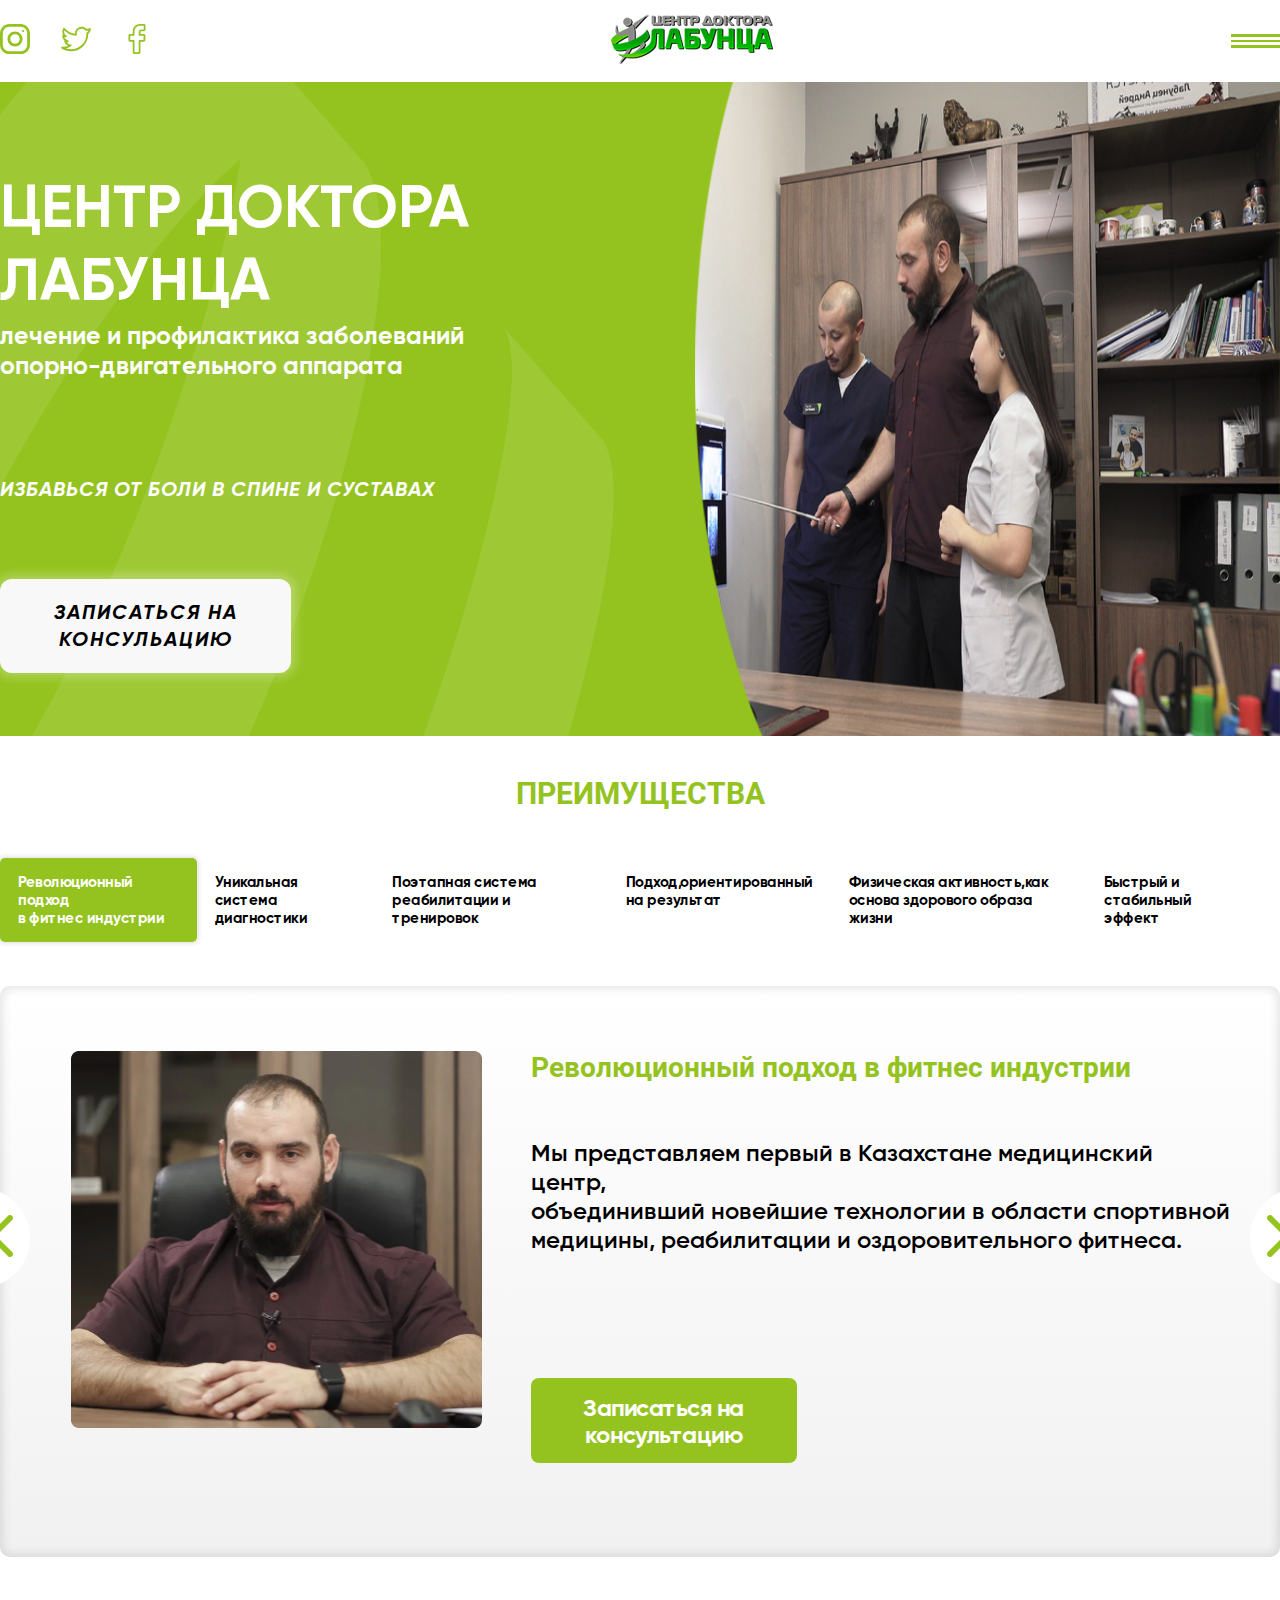
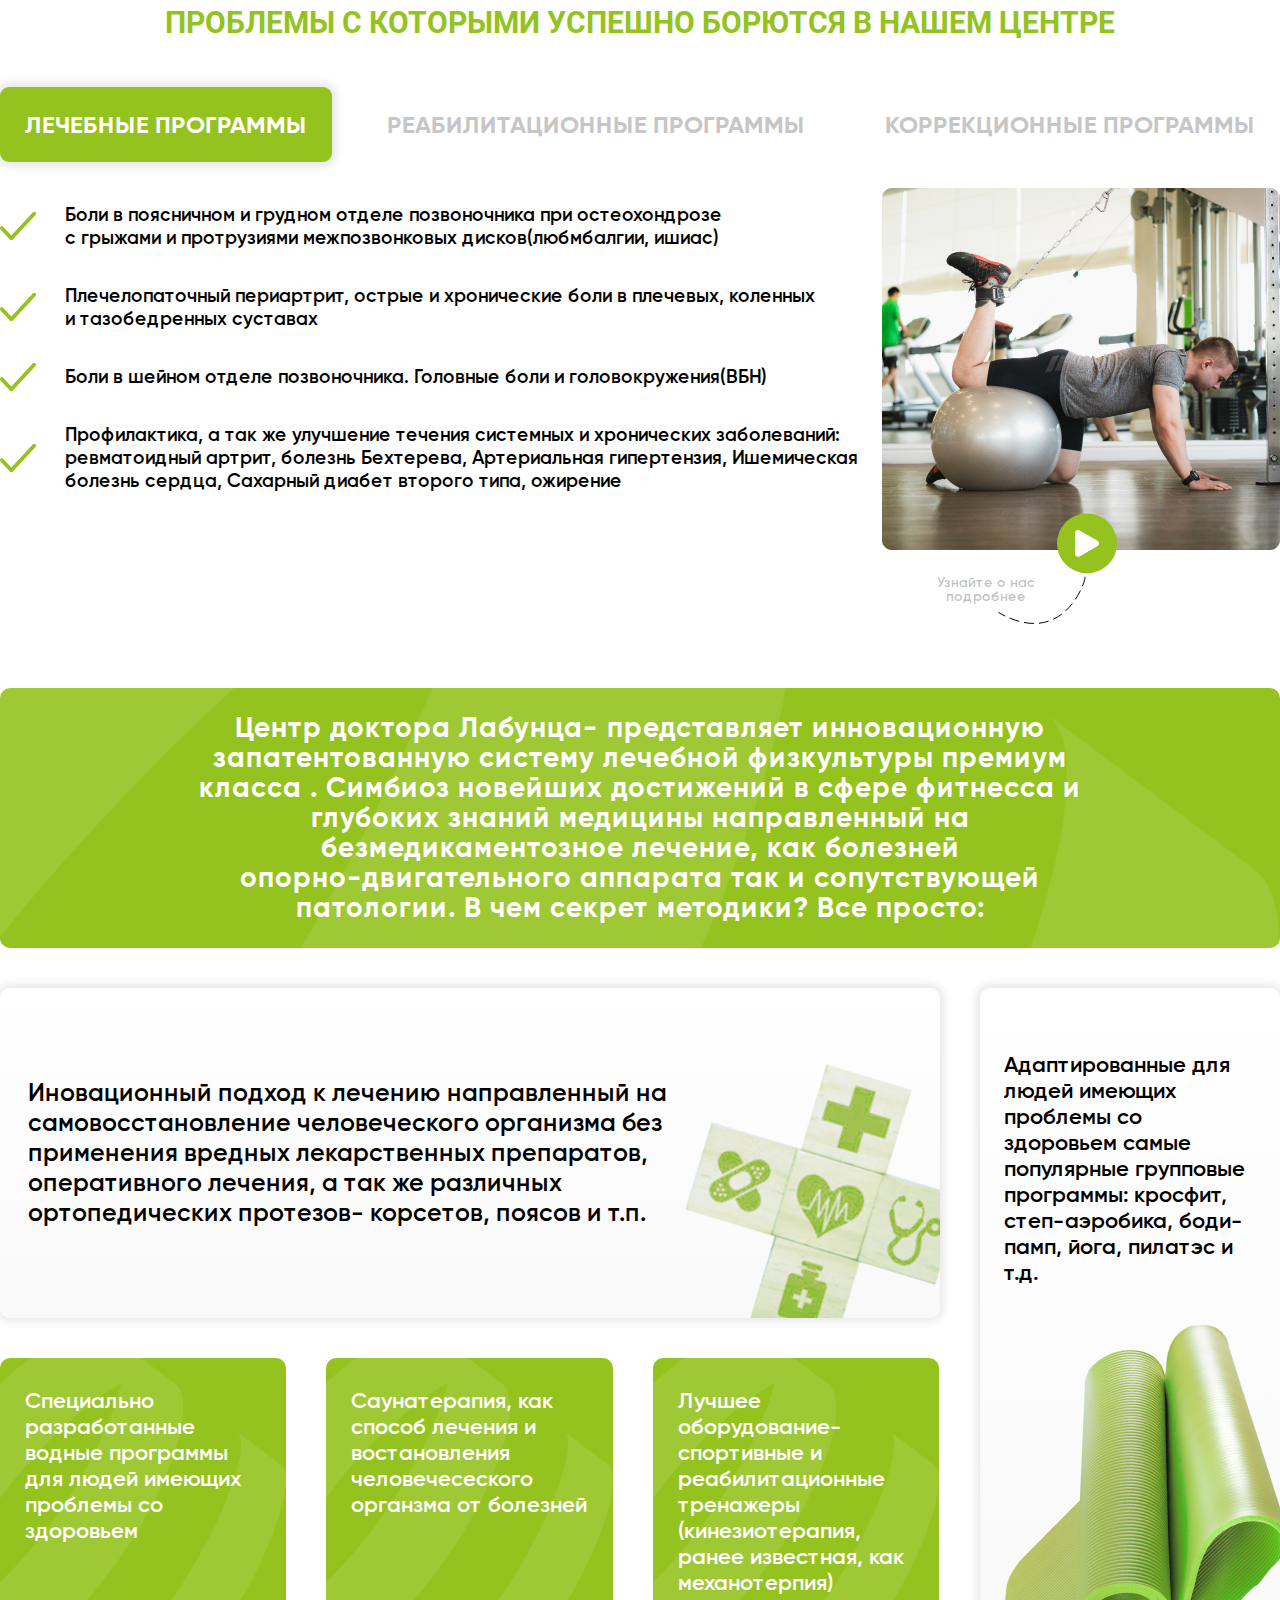
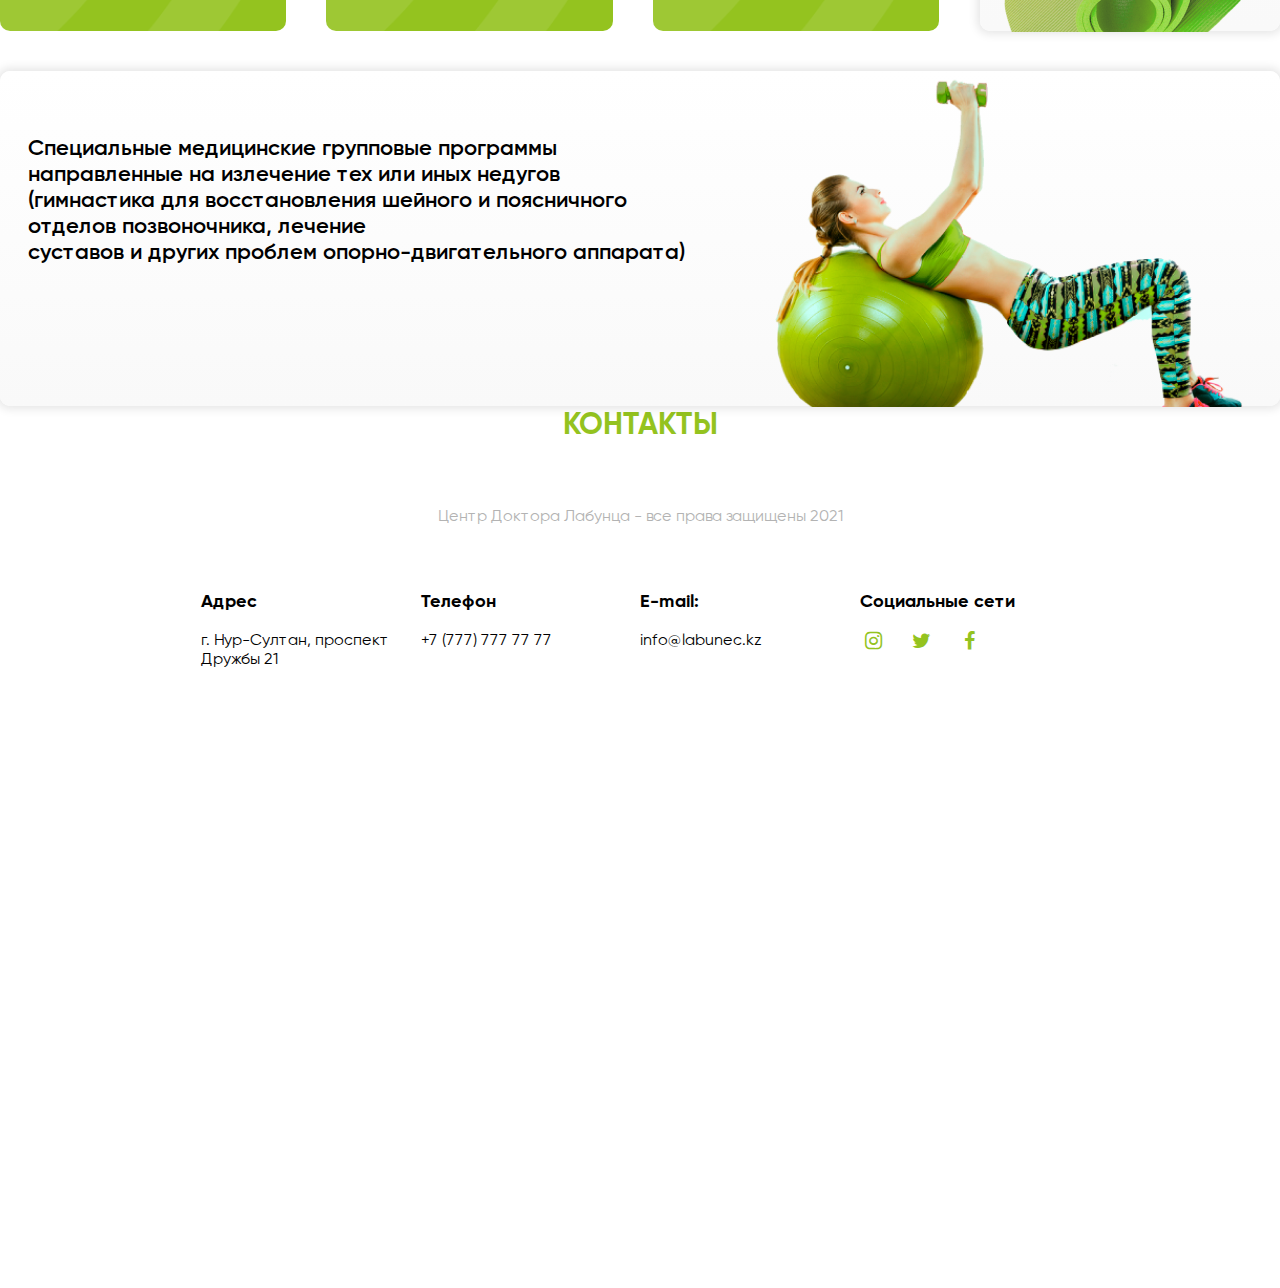
<file: index.html>
<!doctype html>
<html lang="en">
<head>
    <meta charset="UTF-8">
    <meta name="viewport"
          content="width=device-width, user-scalable=no, initial-scale=1.0, maximum-scale=1.0, minimum-scale=1.0">
    <meta http-equiv="X-UA-Compatible" content="ie=edge">
    <title>Medicine</title>
    <link rel="stylesheet" href="./src/libs/owl-carousel/owl.carousel.min.css">
    <link rel="stylesheet" href="./src/libs/owl-carousel/owl.theme.default.min.css">
    <link rel="stylesheet" href="./src/libs/fancybox/jquery.fancybox.min.css">
    <link rel="stylesheet" href="./src/css/style.css">

</head>
<body>

<header class="header">
    <div class="header__background">
    <div class="container">
        <nav class="header__nav">
            <div class="header__link">
                <a href="" class="header__icon">
                    <svg width="30" height="30" viewBox="0 0 30 30" fill="none" xmlns="http://www.w3.org/2000/svg">
                        <path d="M20.625 0H9.375C4.19813 0 0 4.19813 0 9.375V20.625C0 25.8019 4.19813 30 9.375 30H20.625C25.8019 30 30 25.8019 30 20.625V9.375C30 4.19813 25.8019 0 20.625 0ZM27.1875 20.625C27.1875 24.2437 24.2437 27.1875 20.625 27.1875H9.375C5.75625 27.1875 2.8125 24.2437 2.8125 20.625V9.375C2.8125 5.75625 5.75625 2.8125 9.375 2.8125H20.625C24.2437 2.8125 27.1875 5.75625 27.1875 9.375V20.625Z" fill="#94C31F"/>
                        <path d="M15 7.5C10.8581 7.5 7.5 10.8581 7.5 15C7.5 19.1419 10.8581 22.5 15 22.5C19.1419 22.5 22.5 19.1419 22.5 15C22.5 10.8581 19.1419 7.5 15 7.5ZM15 19.6875C12.4162 19.6875 10.3125 17.5837 10.3125 15C10.3125 12.4144 12.4162 10.3125 15 10.3125C17.5837 10.3125 19.6875 12.4144 19.6875 15C19.6875 17.5837 17.5837 19.6875 15 19.6875Z" fill="#94C31F"/>
                        <path d="M23.0624 7.93673C23.6143 7.93673 24.0617 7.4893 24.0617 6.93736C24.0617 6.38542 23.6143 5.93799 23.0624 5.93799C22.5104 5.93799 22.063 6.38542 22.063 6.93736C22.063 7.4893 22.5104 7.93673 23.0624 7.93673Z" fill="#94C31F"/>
                    </svg>
                </a>
                <a href="" class="header__icon">
                    <svg width="30" height="30" viewBox="0 0 30 30" fill="none" xmlns="http://www.w3.org/2000/svg">
                        <path d="M0.591515 24.4937C3.36902 26.2562 6.60152 27.1875 9.93902 27.1875C14.8265 27.1875 19.3053 25.31 22.5515 21.9012C25.6578 18.6387 27.3665 14.255 27.2815 9.80624C28.459 8.79874 29.844 6.87499 29.844 4.99999C29.844 4.28124 29.064 3.82499 28.4315 4.19124C27.3253 4.84124 26.3165 5.01124 25.279 4.71999C23.1603 2.65499 20.0065 2.21999 17.349 3.65249C15.0265 4.90249 13.7353 7.18999 13.8515 9.68999C9.92777 9.21124 6.30277 7.24374 3.77527 4.18624C3.36027 3.68749 2.57277 3.74624 2.24277 4.31124C1.02527 6.39624 1.03777 8.81249 2.09652 10.7637C1.59277 10.8525 1.28152 11.2762 1.28152 11.735C1.28152 13.6962 2.16402 15.4987 3.58527 16.7287C3.32027 16.9837 3.23277 17.3625 3.34527 17.7C3.97027 19.5775 5.38527 21.045 7.15402 21.78C5.23027 22.6987 3.10277 23.005 1.20902 22.7725C0.229015 22.64 -0.254735 23.9575 0.591515 24.4937ZM10.1953 22.1012C10.8965 21.5625 10.524 20.44 9.64402 20.4212C8.09402 20.3887 6.68277 19.625 5.80402 18.4237C6.22777 18.3962 6.66652 18.3312 7.08402 18.2187C8.03527 17.9612 7.99027 16.5887 7.02402 16.395C5.27027 16.0425 3.89402 14.765 3.37777 13.12C3.84902 13.2362 4.32902 13.3012 4.80777 13.31C5.75652 13.315 6.11527 12.0987 5.34152 11.59C3.59777 10.4412 2.85402 8.41249 3.34652 6.50499C6.39152 9.58999 10.5228 11.4487 14.8928 11.6587C15.519 11.6975 15.989 11.1087 15.8515 10.5125C15.2578 7.93874 16.6953 6.13499 18.239 5.30374C19.7665 4.47874 22.219 4.22124 24.099 6.19374C24.6578 6.78249 26.5428 6.80499 27.5015 6.58124C27.0715 7.39124 26.4103 8.15999 25.7915 8.59249C25.5278 8.77749 25.3765 9.08499 25.3928 9.40624C25.594 13.5125 24.064 17.595 21.1953 20.6062C18.3053 23.64 14.309 25.3112 9.94027 25.3112C8.20277 25.3112 6.49902 25.0287 4.88902 24.4837C6.81402 24.1112 8.64277 23.2962 10.1953 22.1012Z" fill="#94C31F"/>
                    </svg>
                </a>
                <a href="" class="header__icon">
                    <svg width="30" height="30" viewBox="0 0 30 30" fill="none" xmlns="http://www.w3.org/2000/svg">
                        <g clip-path="url(#clip0)">
                            <path d="M16.9922 29.9414H12.188C11.3855 29.9414 10.7327 29.2886 10.7327 28.4862V17.65H7.92984C7.12738 17.65 6.47461 16.997 6.47461 16.1948V11.5514C6.47461 10.749 7.12738 10.0962 7.92984 10.0962H10.7327V7.771C10.7327 5.46547 11.4567 3.50395 12.8261 2.09885C14.2017 0.687332 16.124 -0.0585938 18.3854 -0.0585938L22.0493 -0.0526429C22.8504 -0.0512695 23.502 0.601502 23.502 1.40259V5.71381C23.502 6.51627 22.8495 7.16904 22.0473 7.16904L19.5804 7.16995C18.8281 7.16995 18.6365 7.32079 18.5955 7.36702C18.528 7.4437 18.4476 7.66045 18.4476 8.25897V10.096H21.8619C22.1189 10.096 22.3679 10.1594 22.5819 10.2789C23.0436 10.5368 23.3306 11.0246 23.3306 11.5517L23.3288 16.195C23.3288 16.997 22.676 17.6498 21.8736 17.6498H18.4476V28.4862C18.4476 29.2886 17.7946 29.9414 16.9922 29.9414ZM12.4915 28.1827H16.6887V16.8626C16.6887 16.3268 17.1247 15.891 17.6603 15.891H21.5701L21.5717 11.8549H17.6601C17.1245 11.8549 16.6887 11.4191 16.6887 10.8833V8.25897C16.6887 7.57187 16.7585 6.79047 17.2771 6.20316C17.9038 5.49316 18.8915 5.41122 19.5799 5.41122L21.7433 5.41031V1.70563L18.384 1.70013C14.7498 1.70013 12.4915 4.02649 12.4915 7.771V10.8833C12.4915 11.4189 12.0557 11.8549 11.5201 11.8549H8.23334V15.891H11.5201C12.0557 15.891 12.4915 16.3268 12.4915 16.8626V28.1827ZM22.0459 1.70609H22.0461H22.0459Z" fill="#94C31F"/>
                        </g>
                        <defs>
                            <clipPath id="clip0">
                                <rect width="29.9414" height="30" fill="white"/>
                            </clipPath>
                        </defs>
                    </svg>
                </a>
            </div>
            <div class="header__logo">
                <a href="index.html">
                <picture>
                    <source srcset="./src/images/header/small-logo.png" media="(max-width:425px)">
                    <img  src="./src/images/header/logo.png" alt="Logo">
                </picture>
                </a>
            </div>
            <div class="header__burger">
                <span class="header__burger-line"></span>
            </div>
        </nav>

    </div>
    </div>
</header>

<main class="main">
    <section class="main__hidden-nav">
        <div class="container">
            <ul class="main__menu">
                <li class="main__menu-item"><a class="main__menu-link" href="./pages/staff/index.html">Сотрудники</a></li>
                <li class="main__menu-item"><a class="main__menu-link" href="./pages/center/index.html">О центре</a></li>
                <li class="main__menu-item"><a class="main__menu-link" href="./pages/gallery/index.html">Галерея</a></li>
                <li class="main__menu-item"><a class="main__menu-link" href="./pages/author/index.html">Об авторе</a></li>
                <li class="main__menu-item"><a class="main__menu-link" href="./pages/metod/index.html">Методика</a></li>
                <li class="main__menu-item"><a class="main__menu-link" href="./pages/sertificate/index.html">Сертификаты</a></li>
            </ul>
        </div>
    </section>
    <section class="home">
        <div class="container">
            <h1 class="home__title">ЦЕНТР ДОКТОРА <br> ЛАБУНЦА</h1>
            <p class="home__description">лечение и профилактика заболеваний <br> опорно-двигательного аппарата </p>
            <p class="home__subtitle">ИЗБАВЬСЯ ОТ БОЛИ В СПИНЕ И СУСТАВАХ</p>
            <button class="home__btn">ЗАПИСАТЬСЯ НА
                КОНСУЛЬАЦИЮ</button>
        </div>
    </section>
    <section class="advantages">
        <div class="container">
            <h2 class="advantages__title">ПРЕИМУЩЕСТВА</h2>
            <div class="owl-carousel owl-theme owl-loaded">
                <div class="owl-dots advantages__menu" id="owl-dots">
                    <div class="owl-dot advantages__menu-link active">Революционный подход <br> в фитнес индустрии</div>
                    <div class="owl-dot advantages__menu-link">Уникальная система <br>
                        диагностики</div>
                    <div class="owl-dot advantages__menu-link">Поэтапная система <br>
                        реабилитации и тренировок</div>
                    <div class="owl-dot advantages__menu-link">Подход,ориентированный <br>
                        на результат</div>
                    <div class="owl-dot advantages__menu-link">Физическая активность,как <br>
                        основа здорового образа жизни</div>
                    <div class="owl-dot advantages__menu-link">Быстрый и
                        стабильный <br>
                        эффект</div>
                </div>
                <div class="owl-stage-outer">
                    <div class="owl-stage">
                        <div class="owl-item advantages__item">
                            <div class="advantages__img">
                                <img src="./src/images/advantages/avatar.png" alt="avatar">
                            </div>
                            <div class="advantages__content">
                                <h3 class="advantages__content-title">Революционный подход в фитнес индустрии</h3>
                                <p class="advantages__content-subtitle">Мы представляем первый в Казахстане медицинский центр,
                                    <br>
                                    объединивший новейшие технологии в области спортивной <br>
                                    медицины, реабилитации и оздоровительного фитнеса.</p>
                                <button class="advantages__content-btn">Записаться на
                                    консультацию
                                </button>
                            </div>
                        </div>
                        <div class="owl-item advantages__item">
                            <div class="advantages__img">
                                <img src="./src/images/advantages/avatar.png" alt="avatar">
                            </div>
                            <div class="advantages__content">
                                <h3 class="advantages__content-title">Уникальная система
                                    диагностики</h3>
                                <p class="advantages__content-subtitle">Мы представляем первый в Казахстане медицинский центр,
                                    <br>
                                    объединивший новейшие технологии в области спортивной <br>
                                    медицины, реабилитации и оздоровительного фитнеса.</p>
                                <button class="advantages__content-btn">Записаться на
                                    консультацию
                                </button>
                            </div>
                        </div>
                        <div class="owl-item advantages__item">
                        <div class="advantages__img">
                            <img src="./src/images/advantages/avatar.png" alt="avatar">
                        </div>
                        <div class="advantages__content">
                            <h3 class="advantages__content-title">Поэтапная система
                                реабилитации и тренировок</h3>
                            <p class="advantages__content-subtitle">Мы представляем первый в Казахстане медицинский центр,
                                <br>
                                объединивший новейшие технологии в области спортивной <br>
                                медицины, реабилитации и оздоровительного фитнеса.</p>
                            <button class="advantages__content-btn">Записаться на
                                консультацию
                            </button>
                        </div>
                    </div>
                        <div class="owl-item advantages__item">
                        <div class="advantages__img">
                            <img src="./src/images/advantages/avatar.png" alt="avatar">
                        </div>
                        <div class="advantages__content">
                            <h3 class="advantages__content-title">Подход,ориентированный
                                на результат</h3>
                            <p class="advantages__content-subtitle">Мы представляем первый в Казахстане медицинский центр,
                                <br>
                                объединивший новейшие технологии в области спортивной <br>
                                медицины, реабилитации и оздоровительного фитнеса.</p>
                            <button class="advantages__content-btn">Записаться на
                                консультацию
                            </button>
                        </div>
                    </div>
                        <div class="owl-item advantages__item">
                        <div class="advantages__img">
                            <img src="./src/images/advantages/avatar.png" alt="avatar">
                        </div>
                        <div class="advantages__content">
                            <h3 class="advantages__content-title">Физическая активность,как
                                основа здорового образа жизни</h3>
                            <p class="advantages__content-subtitle advantages__content-subtitle_fifth">Мы представляем первый в Казахстане медицинский центр,
                                <br>
                                объединивший новейшие технологии в области спортивной <br>
                                медицины, реабилитации и оздоровительного фитнеса.</p>
                            <button class="advantages__content-btn">Записаться на
                                консультацию
                            </button>
                        </div>
                    </div>
                        <div class="owl-item advantages__item">
                        <div class="advantages__img">
                            <img src="./src/images/advantages/avatar.png" alt="avatar">
                        </div>
                        <div class="advantages__content">
                            <h3 class="advantages__content-title">Быстрый и
                                стабильный
                                эффект</h3>
                            <p class="advantages__content-subtitle">Мы представляем первый в Казахстане медицинский центр,
                                <br>
                                объединивший новейшие технологии в области спортивной <br>
                                медицины, реабилитации и оздоровительного фитнеса.</p>
                            <button class="advantages__content-btn">Записаться на
                                консультацию
                            </button>
                        </div>
                    </div>

                    </div>
                </div>
                <div class="owl-nav">
                    <div class="owl-prev advantages__arrow-left"></div>
                    <div class="owl-next advantages__arrow-right"></div>
                </div>

            </div>
        </div>
    </section>
    <section class="problem">
        <div class="container">
            <h2 class="problem__title">ПРОБЛЕМЫ С КОТОРЫМИ УСПЕШНО БОРЮТСЯ В НАШЕМ ЦЕНТРЕ</h2>
            <div class="problem__tabs">
                <ul class="problem__caption">
                    <li class="problem__item problem__item_active">ЛЕЧЕБНЫЕ ПРОГРАММЫ</li>
                    <li class="problem__item">РЕАБИЛИТАЦИОННЫЕ ПРОГРАММЫ</li>
                    <li class="problem__item">КОРРЕКЦИОННЫЕ ПРОГРАММЫ</li>
                </ul>


                <div class="problem__content problem__content_active">
                    <ul class="problem__content-menu">
                        <li class="problem__content-list">Боли в поясничном и грудном отделе позвоночника при остеохондрозе
                            <br>
                            с грыжами и протрузиями межпозвонковых дисков(любмбалгии, ишиас)</li>
                        <li class="problem__content-list">Плечелопаточный периартрит, острые и хронические боли в плечевых, коленных
                            <br>
                            и тазобедренных суставах
                        </li>
                        <li class="problem__content-list">Боли в шейном отделе позвоночника. Головные боли и головокружения(ВБН)
                        </li>
                        <li class="problem__content-list">Профилактика, а так же улучшение течения системных и хронических заболеваний:
                            <br>
                            ревматоидный артрит, болезнь Бехтерева, Артериальная гипертензия, Ишемическая <br>
                            болезнь сердца, Сахарный диабет второго типа, ожирение</li>
                    </ul>
                    <div class="problem__content-block">
                        <img class="problem__content-img" src="./src/images/problem/image.png" alt="image">
                        <a data-fancybox data-width="640" data-height="360" class="problem__content-link" href="https://www.youtube.com/watch?v=FF0EowsJ2_Q">
                            Узнайте о нас <br>
                            подробнее
                        </a>
                        <a data-fancybox data-width="640" data-height="360" class="problem__content-circle" href="https://www.youtube.com/watch?v=FF0EowsJ2_Q">
                            <svg width="24" height="28" viewBox="0 0 24 28" fill="none" xmlns="http://www.w3.org/2000/svg">
                                <path d="M22.5 11.4019C24.5 12.5566 24.5 15.4434 22.5 16.5981L4.5 26.9904C2.5 28.1451 0 26.7017 0 24.3923L0 3.60769C0 1.29829 2.5 -0.145082 4.5 1.00962L22.5 11.4019Z" fill="white"/>
                            </svg>
                        </a>
                    </div>
                </div>
                <div class="problem__content">
                    <ul class="problem__content-menu">
                        <li class="problem__content-list">Эндопротезирования крупных суставов(тазобедренных, коленных и плечевых)</li>
                        <li class="problem__content-list">Компрессионных переломов позвоночника
                        </li>
                        <li class="problem__content-list">Инфаркта миокарда, инсульта головного мозга, операций на внутренних органах

                        </li>
                    </ul>
                    <div class="problem__content-block">
                        <img class="problem__content-img" src="./src/images/problem/image.png" alt="image">
                        <a data-fancybox data-width="640" data-height="360" class="problem__content-link" href="https://www.youtube.com/watch?v=FF0EowsJ2_Q">
                            Узнайте о нас <br>
                            подробнее
                        </a>
                        <a data-fancybox data-width="640" data-height="360" class="problem__content-circle" href="https://www.youtube.com/watch?v=FF0EowsJ2_Q">
                            <svg width="24" height="28" viewBox="0 0 24 28" fill="none" xmlns="http://www.w3.org/2000/svg">
                                <path d="M22.5 11.4019C24.5 12.5566 24.5 15.4434 22.5 16.5981L4.5 26.9904C2.5 28.1451 0 26.7017 0 24.3923L0 3.60769C0 1.29829 2.5 -0.145082 4.5 1.00962L22.5 11.4019Z" fill="white"/>
                            </svg>
                        </a>
                    </div>
                </div>
                <div class="problem__content">
                    <ul class="problem__content-menu">
                        <li class="problem__content-list">Нарушение осанки у детей и подростков: сколиозы, болезнь Шеерман-Мау, плоскостопие </li>
                        <li class="problem__content-list">Хронические тазовые боли, миома матки, воспаление придатков,
                            <br> эндометриоз, геморрой, трещины прямой кишки и простатит
                        </li>
                        <li class="problem__content-list">Мышечная недостаточность и недостаточная масса тела</li>
                        <li class="problem__content-list">Синдром хронической усталости</li>
                        <li class="problem__content-list">Спортивная медицина</li>
                        <li class="problem__content-list">ДЦП</li>
                    </ul>
                    <div class="problem__content-block">
                        <img class="problem__content-img" src="./src/images/problem/image.png" alt="image">
                        <a data-fancybox data-width="640" data-height="360" class="problem__content-link" href="https://www.youtube.com/watch?v=FF0EowsJ2_Q">
                            Узнайте о нас <br>
                            подробнее
                        </a>
                        <a data-fancybox data-width="640" data-height="360" class="problem__content-circle" href="https://www.youtube.com/watch?v=FF0EowsJ2_Q">
                            <svg width="24" height="28" viewBox="0 0 24 28" fill="none" xmlns="http://www.w3.org/2000/svg">
                                <path d="M22.5 11.4019C24.5 12.5566 24.5 15.4434 22.5 16.5981L4.5 26.9904C2.5 28.1451 0 26.7017 0 24.3923L0 3.60769C0 1.29829 2.5 -0.145082 4.5 1.00962L22.5 11.4019Z" fill="white"/>
                            </svg>
                        </a>
                    </div>
                </div>


            </div>
        </div>
    </section>
    <section class="content">
        <div class="container">
            <div class="content__row">
                <div class="content__col-12 content__center">
                    <p class="content__center-text">
                        Центр доктора Лабунца- представляет инновационную <br> запатентованную систему лечебной физкультуры премиум
                        <br> класса . Симбиоз новейших достижений в сфере фитнесса и <br> глубоких знаний медицины направленный на
                        <br> безмедикаментозное лечение, как болезней <br> опорно-двигательного аппарата так и сопутствующей
                        <br> патологии.
                        В чем секрет методики? Все просто:
                    </p>
                </div>
                <div class="content__col-12 content__row">
                    <div class="content__col-9 content__custom_row">
                        <div class="content__col-12 content__inov">
                            <p class="content__inov-text">
                                Иновационный подход к лечению направленный на <br> самовосстановление человеческого организма без
                                <br> применения вредных лекарственных препаратов, <br> оперативного лечения, а так же различных
                                <br> ортопедических протезов- корсетов, поясов и т.п.
                            </p>

                        </div>
                        <div class="content__col-4 content__cols3">
                            <p class="content__cols3-text">
                                Специально разработанные водные программы для людей имеющих проблемы со здоровьем
                            </p>

                        </div>
                        <div class="content__col-4 content__cols3">
                            <p class="content__cols3-text">
                                Саунатерапия, как способ лечения и востановления человечесеского органзма от болезней
                            </p>


                        </div>
                        <div class="content__col-4 content__cols3">
                            <p class="content__cols3-text">
                                Лучшее оборудование- спортивные и реабилитационные тренажеры (кинезиотерапия, ранее известная, как механотерпия)
                            </p>

                        </div>
                    </div>
                    <div class="content__col-3 content__problem">
                        <p class="content__problem-text">
                            Адаптированные для людей имеющих проблемы со здоровьем самые популярные групповые программы: кросфит, степ-аэробика, боди-памп, йога,
                            пилатэс и т.д.

                        </p>

                    </div>
                </div>
                <div class="content__col-12 content__special">
                    <p class="content__special-text">Специальные медицинские групповые программы <br>
                        направленные на излечение тех или иных недугов <br>
                        (гимнастика для восстановления шейного и поясничного <br>отделов позвоночника, лечение <br>
                        суставов и других проблем опорно-двигательного аппарата)
                    </p>
                </div>
            </div>


        </div>
    </section>
</main>
<footer class="contact">
    <div class="container">
        <h2 class="contact__title">КОНТАКТЫ</h2>
        <p class="contact__subtitle">Центр Доктора Лабунца - все права защищены 2021</p>
        <div class="contact__row">
            <div class="contact__col-3">
                <h3 class="contact__address-title">Адрес</h3>
                <a class="contact__address-link" href="#">
                    г. Нур-Султан, проспект Дружбы 21
                </a>
            </div>
            <div class="contact__col-3">
                <h3 class="contact__address-title">Телефон</h3>
                <a class="contact__address-link" href="tel:+996 505 02 05 99">
                    +7 (777) 777 77 77
                </a>
            </div>
            <div class="contact__col-3">
                <h3 class="contact__address-title">E-mail:</h3>
                <a class="contact__address-link" href="#">
                    info@labunec.kz
                </a>
            </div>
            <div class="contact__col-3">
                <h3 class="contact__address-title">Социальные сети</h3>
               <div class="contact__icon">
                   <a href="" class="icon-instagram contact__icon-link"></a>
                   <a href="" class="icon-twitter contact__icon-link"></a>
                   <a href="" class="icon-facebook contact__icon-link"></a>
               </div>
            </div>
        </div>
        <div class="contact__maps">
            <div id="map" class="contact__map" ></div>
        </div>
    </div>
</footer>


<script src="./src/js/jquery-3.5.1.min.js"></script>
<script src="./src/libs/owl-carousel/owl.carousel.min.js"></script>
<script src="./src/libs/fancybox/jquery.fancybox.min.js"></script>
<script src="https://maps.api.2gis.ru/2.0/loader.js?pkg=full"></script>
<script src="./src/js/main.js"></script>



</body>
</html>
</file>
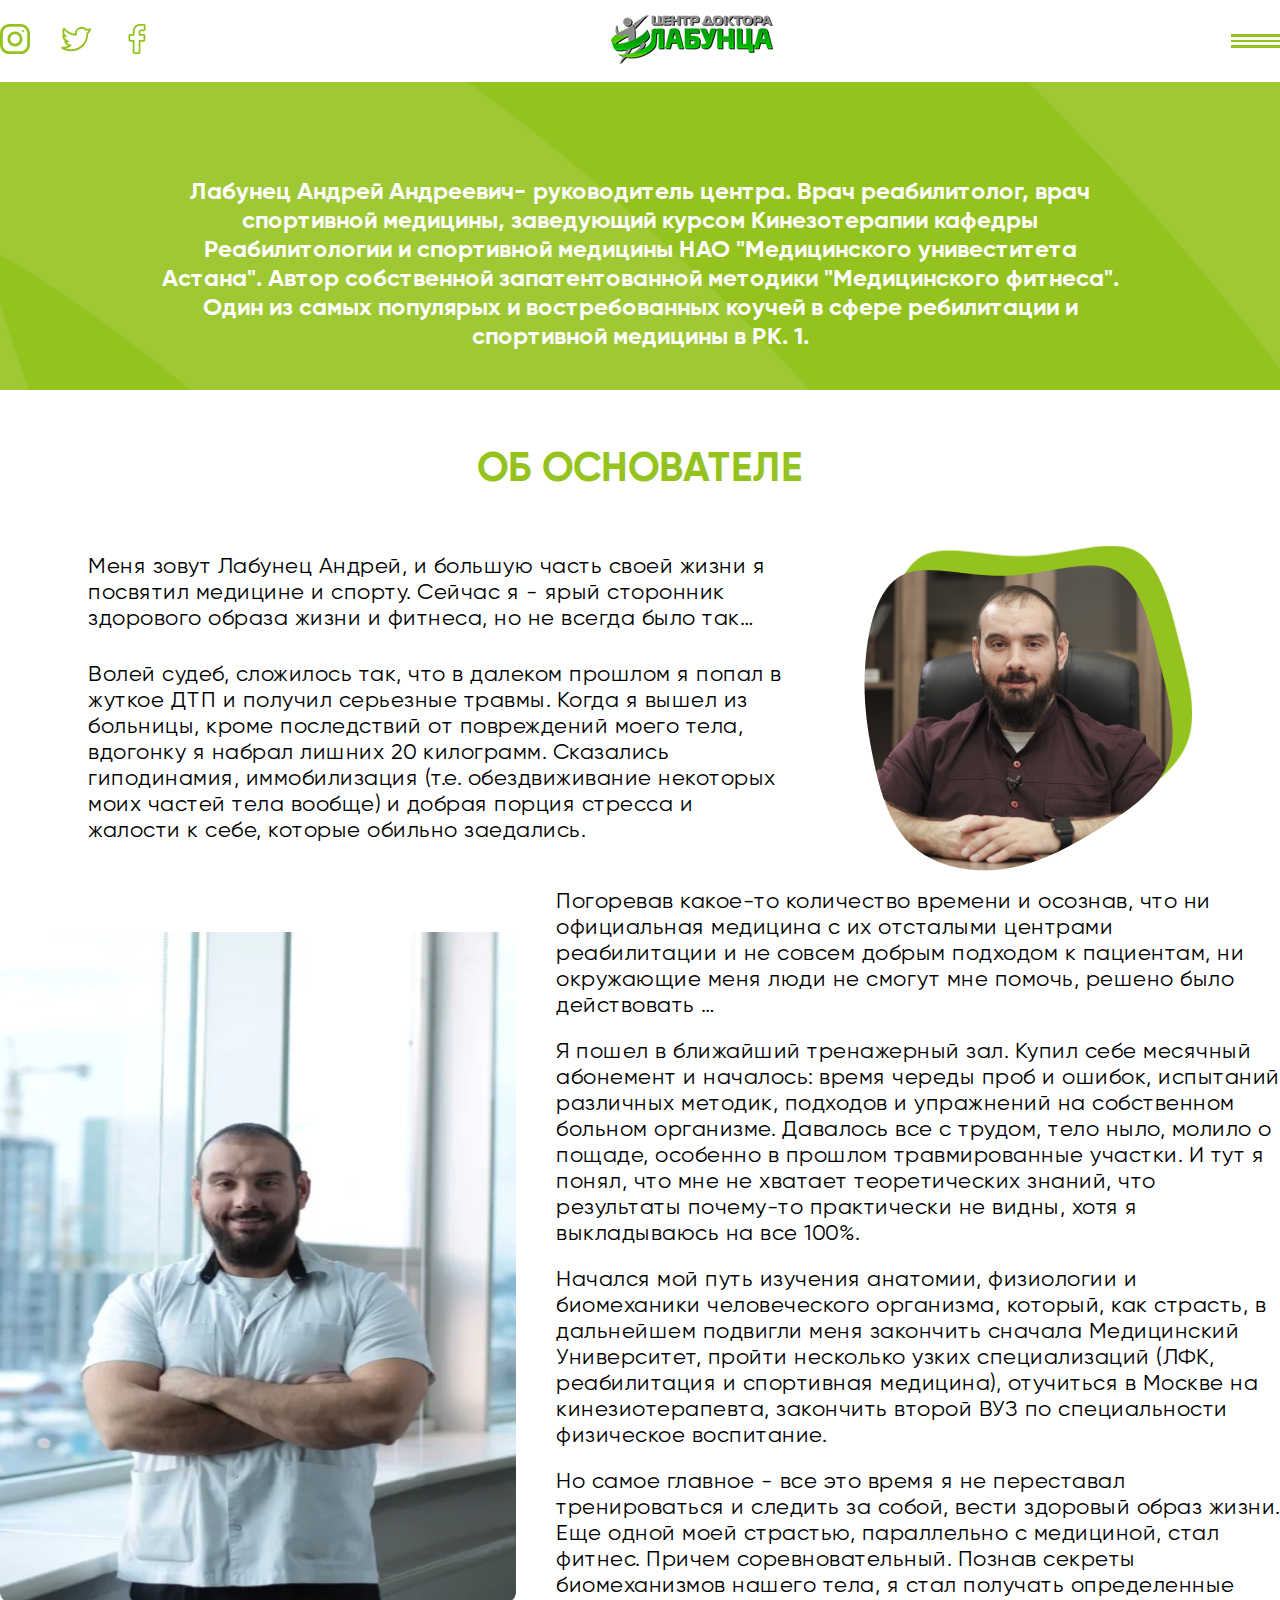
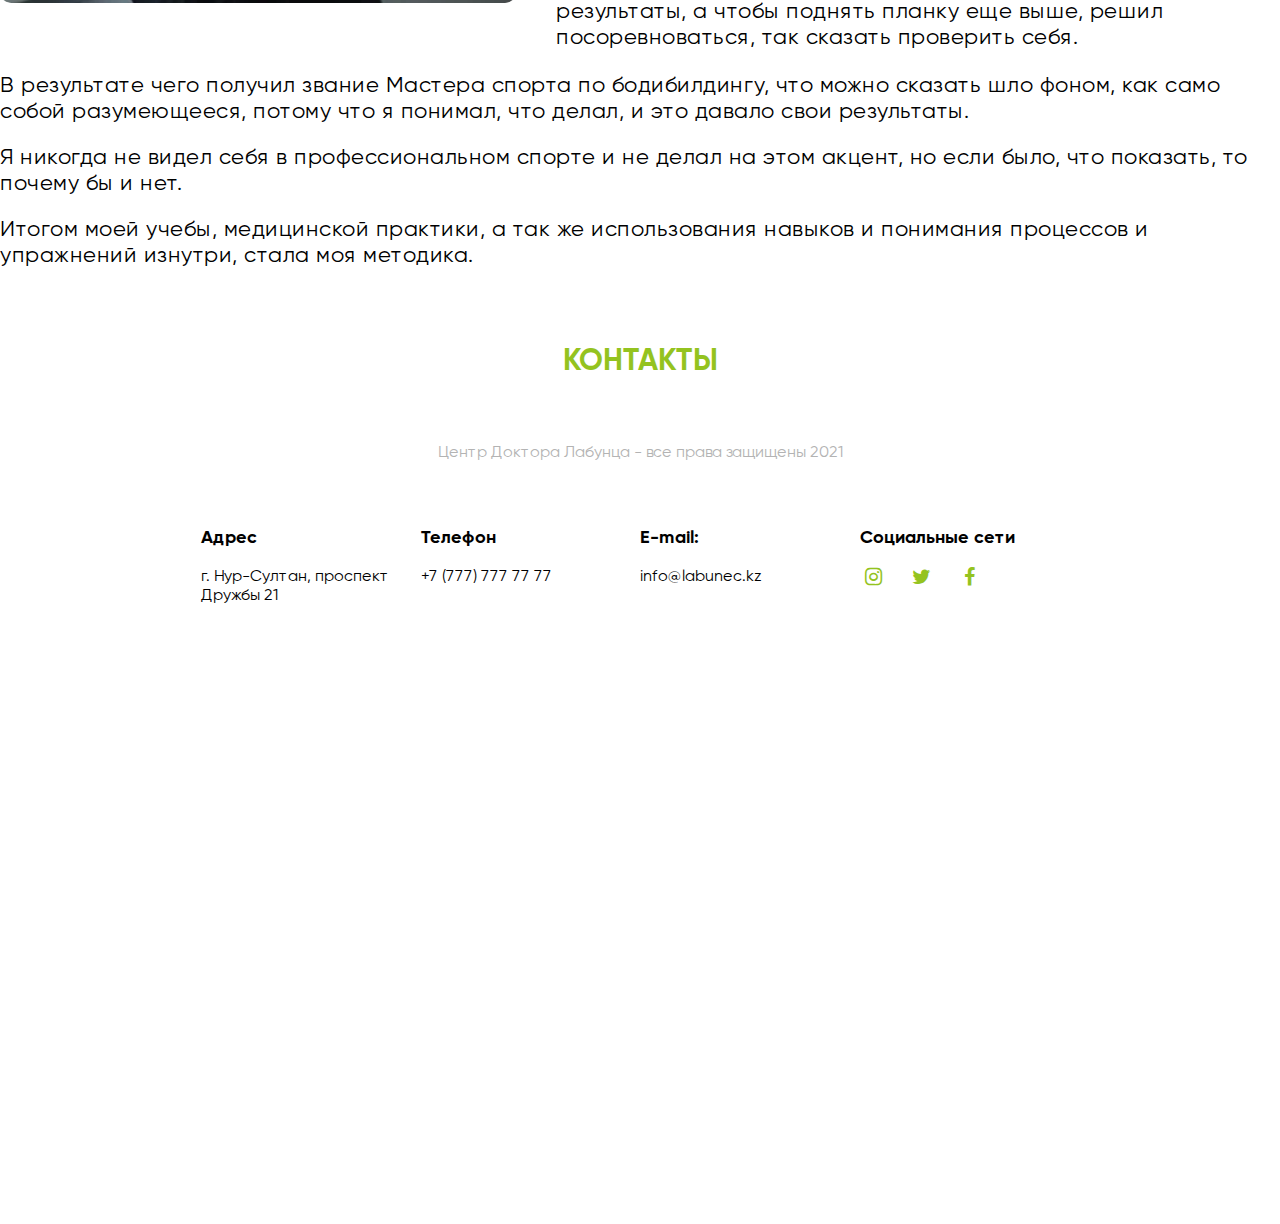
<file: pages/author/index.html>
<!doctype html>
<html lang="en">
<head>
    <meta charset="UTF-8">
    <meta name="viewport"
          content="width=device-width, user-scalable=no, initial-scale=1.0, maximum-scale=1.0, minimum-scale=1.0">
    <meta http-equiv="X-UA-Compatible" content="ie=edge">
    <title>Medicine</title>
    <link rel="stylesheet" href="../../src/libs/fancybox/jquery.fancybox.min.css">
    <link rel="stylesheet" href="../../src/css/style.css">


</head>
<body>
<header class="header">
    <div class="header__background">
        <div class="container">
            <nav class="header__nav">
                <div class="header__link">
                    <a href="" class="header__icon">
                        <svg width="30" height="30" viewBox="0 0 30 30" fill="none" xmlns="http://www.w3.org/2000/svg">
                            <path d="M20.625 0H9.375C4.19813 0 0 4.19813 0 9.375V20.625C0 25.8019 4.19813 30 9.375 30H20.625C25.8019 30 30 25.8019 30 20.625V9.375C30 4.19813 25.8019 0 20.625 0ZM27.1875 20.625C27.1875 24.2437 24.2437 27.1875 20.625 27.1875H9.375C5.75625 27.1875 2.8125 24.2437 2.8125 20.625V9.375C2.8125 5.75625 5.75625 2.8125 9.375 2.8125H20.625C24.2437 2.8125 27.1875 5.75625 27.1875 9.375V20.625Z"
                                  fill="#94C31F"/>
                            <path d="M15 7.5C10.8581 7.5 7.5 10.8581 7.5 15C7.5 19.1419 10.8581 22.5 15 22.5C19.1419 22.5 22.5 19.1419 22.5 15C22.5 10.8581 19.1419 7.5 15 7.5ZM15 19.6875C12.4162 19.6875 10.3125 17.5837 10.3125 15C10.3125 12.4144 12.4162 10.3125 15 10.3125C17.5837 10.3125 19.6875 12.4144 19.6875 15C19.6875 17.5837 17.5837 19.6875 15 19.6875Z"
                                  fill="#94C31F"/>
                            <path d="M23.0624 7.93673C23.6143 7.93673 24.0617 7.4893 24.0617 6.93736C24.0617 6.38542 23.6143 5.93799 23.0624 5.93799C22.5104 5.93799 22.063 6.38542 22.063 6.93736C22.063 7.4893 22.5104 7.93673 23.0624 7.93673Z"
                                  fill="#94C31F"/>
                        </svg>
                    </a>
                    <a href="" class="header__icon">
                        <svg width="30" height="30" viewBox="0 0 30 30" fill="none" xmlns="http://www.w3.org/2000/svg">
                            <path d="M0.591515 24.4937C3.36902 26.2562 6.60152 27.1875 9.93902 27.1875C14.8265 27.1875 19.3053 25.31 22.5515 21.9012C25.6578 18.6387 27.3665 14.255 27.2815 9.80624C28.459 8.79874 29.844 6.87499 29.844 4.99999C29.844 4.28124 29.064 3.82499 28.4315 4.19124C27.3253 4.84124 26.3165 5.01124 25.279 4.71999C23.1603 2.65499 20.0065 2.21999 17.349 3.65249C15.0265 4.90249 13.7353 7.18999 13.8515 9.68999C9.92777 9.21124 6.30277 7.24374 3.77527 4.18624C3.36027 3.68749 2.57277 3.74624 2.24277 4.31124C1.02527 6.39624 1.03777 8.81249 2.09652 10.7637C1.59277 10.8525 1.28152 11.2762 1.28152 11.735C1.28152 13.6962 2.16402 15.4987 3.58527 16.7287C3.32027 16.9837 3.23277 17.3625 3.34527 17.7C3.97027 19.5775 5.38527 21.045 7.15402 21.78C5.23027 22.6987 3.10277 23.005 1.20902 22.7725C0.229015 22.64 -0.254735 23.9575 0.591515 24.4937ZM10.1953 22.1012C10.8965 21.5625 10.524 20.44 9.64402 20.4212C8.09402 20.3887 6.68277 19.625 5.80402 18.4237C6.22777 18.3962 6.66652 18.3312 7.08402 18.2187C8.03527 17.9612 7.99027 16.5887 7.02402 16.395C5.27027 16.0425 3.89402 14.765 3.37777 13.12C3.84902 13.2362 4.32902 13.3012 4.80777 13.31C5.75652 13.315 6.11527 12.0987 5.34152 11.59C3.59777 10.4412 2.85402 8.41249 3.34652 6.50499C6.39152 9.58999 10.5228 11.4487 14.8928 11.6587C15.519 11.6975 15.989 11.1087 15.8515 10.5125C15.2578 7.93874 16.6953 6.13499 18.239 5.30374C19.7665 4.47874 22.219 4.22124 24.099 6.19374C24.6578 6.78249 26.5428 6.80499 27.5015 6.58124C27.0715 7.39124 26.4103 8.15999 25.7915 8.59249C25.5278 8.77749 25.3765 9.08499 25.3928 9.40624C25.594 13.5125 24.064 17.595 21.1953 20.6062C18.3053 23.64 14.309 25.3112 9.94027 25.3112C8.20277 25.3112 6.49902 25.0287 4.88902 24.4837C6.81402 24.1112 8.64277 23.2962 10.1953 22.1012Z"
                                  fill="#94C31F"/>
                        </svg>
                    </a>
                    <a href="" class="header__icon">
                        <svg width="30" height="30" viewBox="0 0 30 30" fill="none" xmlns="http://www.w3.org/2000/svg">
                            <g clip-path="url(#clip0)">
                                <path d="M16.9922 29.9414H12.188C11.3855 29.9414 10.7327 29.2886 10.7327 28.4862V17.65H7.92984C7.12738 17.65 6.47461 16.997 6.47461 16.1948V11.5514C6.47461 10.749 7.12738 10.0962 7.92984 10.0962H10.7327V7.771C10.7327 5.46547 11.4567 3.50395 12.8261 2.09885C14.2017 0.687332 16.124 -0.0585938 18.3854 -0.0585938L22.0493 -0.0526429C22.8504 -0.0512695 23.502 0.601502 23.502 1.40259V5.71381C23.502 6.51627 22.8495 7.16904 22.0473 7.16904L19.5804 7.16995C18.8281 7.16995 18.6365 7.32079 18.5955 7.36702C18.528 7.4437 18.4476 7.66045 18.4476 8.25897V10.096H21.8619C22.1189 10.096 22.3679 10.1594 22.5819 10.2789C23.0436 10.5368 23.3306 11.0246 23.3306 11.5517L23.3288 16.195C23.3288 16.997 22.676 17.6498 21.8736 17.6498H18.4476V28.4862C18.4476 29.2886 17.7946 29.9414 16.9922 29.9414ZM12.4915 28.1827H16.6887V16.8626C16.6887 16.3268 17.1247 15.891 17.6603 15.891H21.5701L21.5717 11.8549H17.6601C17.1245 11.8549 16.6887 11.4191 16.6887 10.8833V8.25897C16.6887 7.57187 16.7585 6.79047 17.2771 6.20316C17.9038 5.49316 18.8915 5.41122 19.5799 5.41122L21.7433 5.41031V1.70563L18.384 1.70013C14.7498 1.70013 12.4915 4.02649 12.4915 7.771V10.8833C12.4915 11.4189 12.0557 11.8549 11.5201 11.8549H8.23334V15.891H11.5201C12.0557 15.891 12.4915 16.3268 12.4915 16.8626V28.1827ZM22.0459 1.70609H22.0461H22.0459Z"
                                      fill="#94C31F"/>
                            </g>
                            <defs>
                                <clipPath id="clip0">
                                    <rect width="29.9414" height="30" fill="white"/>
                                </clipPath>
                            </defs>
                        </svg>
                    </a>
                </div>
                <div class="header__logo">
                    <a href="../../index.html">
                        <picture>
                            <source srcset="../../src/images/header/small-logo.png" media="(max-width:425px)">
                            <img src="../../src/images/header/logo.png" alt="Logo">
                        </picture>
                    </a>
                </div>
                <div class="header__burger">
                    <span class="header__burger-line"></span>
                </div>
            </nav>

        </div>
    </div>
</header>

<main class="main">
    <section class="main__hidden-nav">
        <div class="container">
            <ul class="main__menu">
                <li class="main__menu-item"><a class="main__menu-link" href="../staff/index.html">Сотрудники</a></li>
                <li class="main__menu-item"><a class="main__menu-link" href="../center/index.html">О центре</a></li>
                <li class="main__menu-item"><a class="main__menu-link" href="../gallery/index.html">Галерея</a></li>
                <li class="main__menu-item"><a class="main__menu-link" href="./index.html">Об авторе</a></li>
                <li class="main__menu-item"><a class="main__menu-link" href="../metod/index.html">Методика</a></li>
                <li class="main__menu-item"><a class="main__menu-link" href="../sertificate/index.html">Сертификаты</a>
                </li>
            </ul>
        </div>
    </section>
    <section class="author">
        <div class="container">
            <div class="author__content">
                <p class="author__content-text">Лабунец Андрей Андреевич- руководитель центра. Врач реабилитолог, врач
                    <br> спортивной медицины,
                    заведующий курсом Кинезотерапии кафедры <br> Реабилитологии и спортивной медицины НАО "Медицинского
                    унивеститета <br> Астана". Автор собственной запатентованной методики "Медицинского фитнеса". <br>
                    Один из
                    самых популярых и востребованных коучей в сфере ребилитации и <br> спортивной медицины в РК. 1. </p>
            </div>
        </div>
    </section>
    <section class="aboutMe">
       <div class="container">
           <h2 class="aboutMe__title">
               ОБ ОСНОВАТЕЛЕ
           </h2>
           <div class="aboutMe__row">
               <div class="aboutMe__block-col-one">
                   <p class="aboutMe__block-text">
                       Меня зовут Лабунец Андрей, и большую часть своей жизни я <br> посвятил медицине и спорту. Сейчас я - ярый сторонник
                       <br> здорового образа жизни и фитнеса, но не всегда было так…
                   </p>
                   <p class="aboutMe__block-text">

                       Волей судеб, сложилось так, что в далеком прошлом я попал в <br> жуткое ДТП и получил серьезные травмы. Когда я вышел из
                       <br> больницы, кроме последствий от повреждений моего тела,
                       <br> вдогонку я набрал лишних 20 килограмм. Сказались <br> гиподинамия, иммобилизация (т.е. обездвиживание некоторых
                       <br> моих частей тела вообще) и добрая порция стресса и <br> жалости к себе, которые обильно заедались.

                   </p>

               </div>
               <div class="aboutMe__block-col-two">
                   <img src="../../src/images/author/andryuha.png" alt="" class="aboutMe__block-img">
               </div>
           </div>
           <div class="aboutMe__row-two">
               <div class="aboutMe__row-block-one">
                   <img src="../../src/images/author/sergey.png" alt="" class="aboutMe__row-img">
               </div>
               <ul class="aboutMe__row-block-two">
                   <li class="aboutMe__row-text">
                       Погоревав какое-то количество времени и осознав, что ни официальная медицина с их отсталыми центрами реабилитации и не совсем добрым подходом к пациентам, ни окружающие меня люди не смогут мне помочь, решено было действовать …

                   </li>
                   <li class="aboutMe__row-text">
                       Я пошел в ближайший тренажерный зал. Купил себе месячный абонемент и началось: время череды проб и ошибок, испытаний различных методик, подходов и упражнений на собственном больном организме. Давалось все с трудом, тело ныло, молило о пощаде, особенно в прошлом травмированные участки. И тут я понял, что мне не хватает теоретических знаний, что результаты почему-то практически не видны, хотя я выкладываюсь на все 100%.
                   </li>
                   <li class="aboutMe__row-text">
                       Начался мой путь изучения анатомии, физиологии и биомеханики человеческого организма, который, как страсть, в дальнейшем подвигли  меня  закончить сначала Медицинский Университет, пройти несколько узких специализаций (ЛФК, реабилитация и спортивная медицина), отучиться в Москве на кинезиотерапевта, закончить второй ВУЗ по специальности физическое воспитание.
                   </li>
                   <li class="aboutMe__row-text">

                       Но самое главное  - все это время я не переставал тренироваться и следить за собой, вести здоровый образ жизни.
                       Еще одной моей страстью, параллельно с медициной, стал фитнес. Причем соревновательный. Познав секреты биомеханизмов нашего тела, я стал получать определенные результаты, а чтобы поднять планку еще выше, решил посоревноваться, так сказать проверить себя.
                   </li>
               </ul>
           </div>
           <ul class="aboutMe__end">
               <li class="aboutMe__end-text">

                   В результате чего получил звание Мастера спорта по бодибилдингу, что можно сказать шло фоном, как само собой разумеющееся, потому что я понимал, что делал, и это давало свои результаты.


               </li>
               <li class="aboutMe__end-text">

                   Я никогда не видел себя в профессиональном спорте и не делал на этом акцент, но если было, что показать, то почему бы и нет.

               </li>
               <li class="aboutMe__end-text">


                   Итогом моей учебы, медицинской практики, а так же использования навыков и понимания процессов и упражнений изнутри, стала моя методика.

               </li>
           </ul>
       </div>

    </section>
</main>
<footer class="contact">
    <div class="container">
        <h2 class="contact__title">КОНТАКТЫ</h2>
        <p class="contact__subtitle">Центр Доктора Лабунца - все права защищены 2021</p>
        <div class="contact__row">
            <div class="contact__col-3">
                <h3 class="contact__address-title">Адрес</h3>
                <a class="contact__address-link" href="#">
                    г. Нур-Султан, проспект Дружбы 21
                </a>
            </div>
            <div class="contact__col-3">
                <h3 class="contact__address-title">Телефон</h3>
                <a class="contact__address-link" href="tel:+996 505 02 05 99">
                    +7 (777) 777 77 77
                </a>
            </div>
            <div class="contact__col-3">
                <h3 class="contact__address-title">E-mail:</h3>
                <a class="contact__address-link" href="#">
                    info@labunec.kz
                </a>
            </div>
            <div class="contact__col-3">
                <h3 class="contact__address-title">Социальные сети</h3>
                <div class="contact__icon">
                    <a href="" class="icon-instagram contact__icon-link"></a>
                    <a href="" class="icon-twitter contact__icon-link"></a>
                    <a href="" class="icon-facebook contact__icon-link"></a>
                </div>
            </div>
        </div>
        <div class="contact__maps">
            <div id="map" class="contact__map"></div>
        </div>
    </div>
</footer>


<script src="../../src/js/jquery-3.5.1.min.js"></script>
<script src="https://maps.api.2gis.ru/2.0/loader.js?pkg=full"></script>
<script src="../../src/js/main.js"></script>


</body>
</html>
</file>
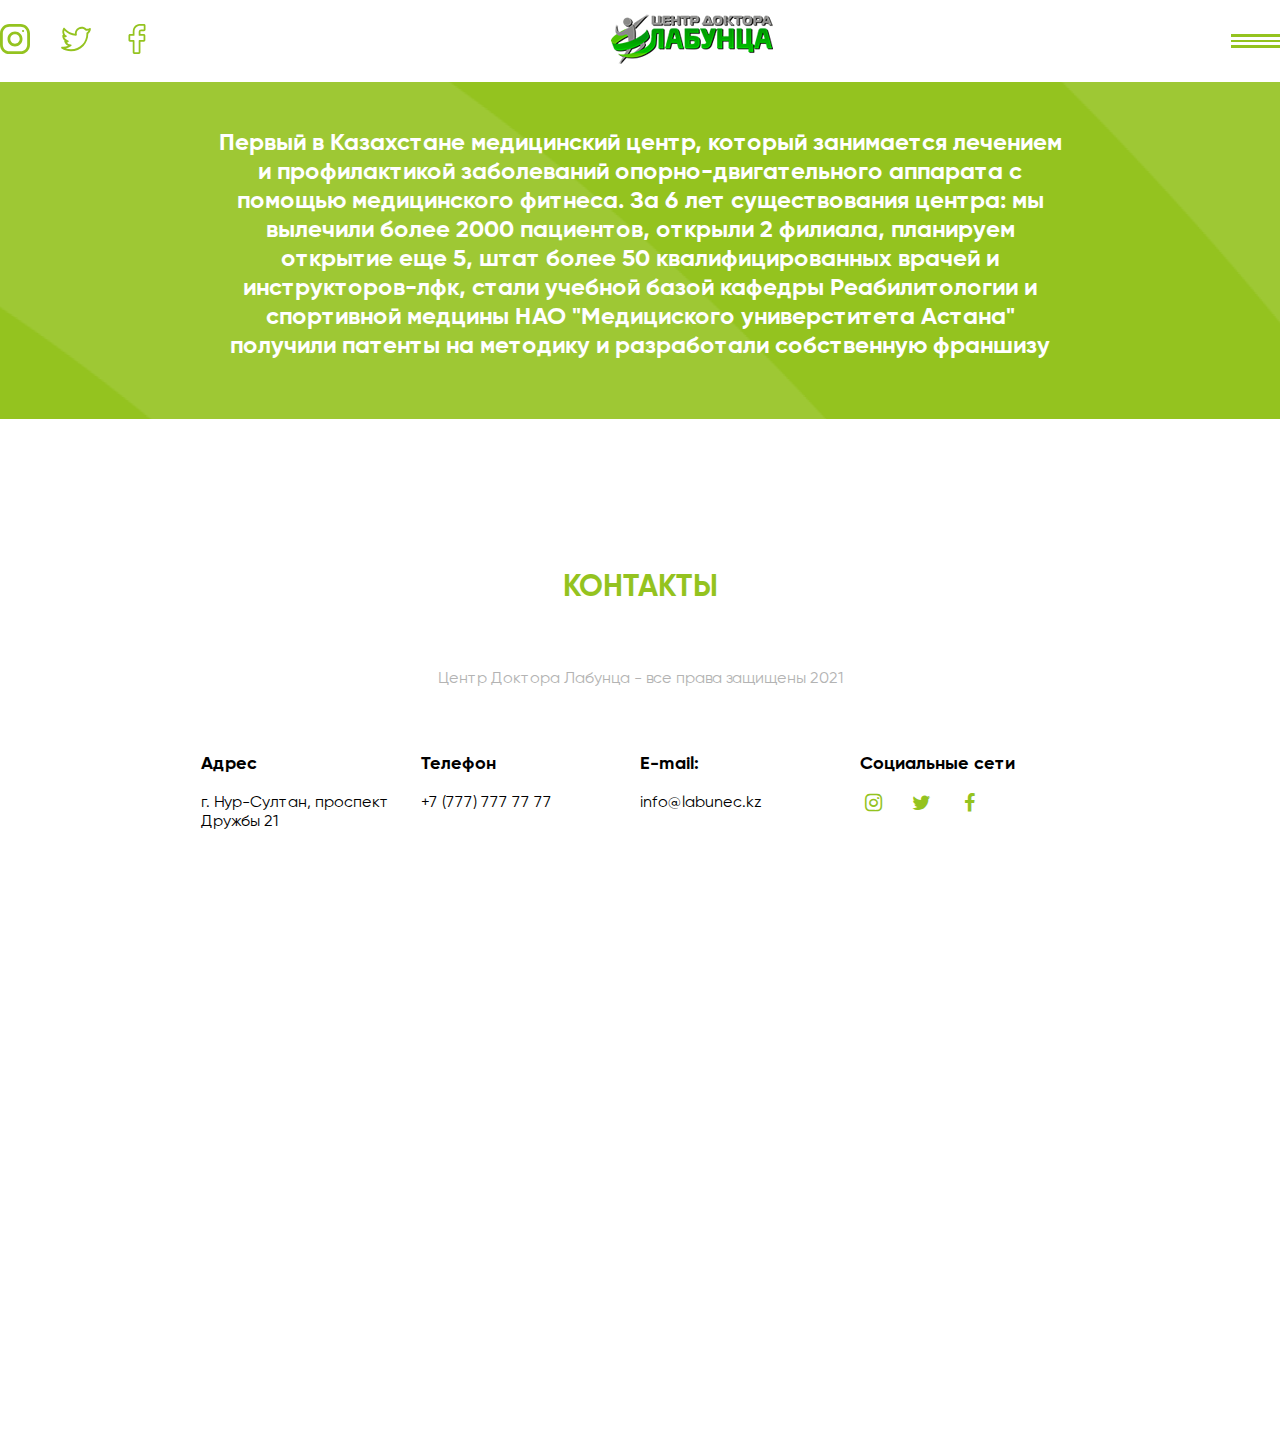
<file: pages/center/index.html>
<!doctype html>
<html lang="en">
<head>
    <meta charset="UTF-8">
    <meta name="viewport"
          content="width=device-width, user-scalable=no, initial-scale=1.0, maximum-scale=1.0, minimum-scale=1.0">
    <meta http-equiv="X-UA-Compatible" content="ie=edge">
    <title>Medicine</title>
    <link rel="stylesheet" href="../../src/libs/fancybox/jquery.fancybox.min.css">
    <link rel="stylesheet" href="../../src/css/style.css">

</head>
<body>

<header class="header">
    <div class="header__background">
        <div class="container">
            <nav class="header__nav">
                <div class="header__link">
                    <a href="" class="header__icon">
                        <svg width="30" height="30" viewBox="0 0 30 30" fill="none" xmlns="http://www.w3.org/2000/svg">
                            <path d="M20.625 0H9.375C4.19813 0 0 4.19813 0 9.375V20.625C0 25.8019 4.19813 30 9.375 30H20.625C25.8019 30 30 25.8019 30 20.625V9.375C30 4.19813 25.8019 0 20.625 0ZM27.1875 20.625C27.1875 24.2437 24.2437 27.1875 20.625 27.1875H9.375C5.75625 27.1875 2.8125 24.2437 2.8125 20.625V9.375C2.8125 5.75625 5.75625 2.8125 9.375 2.8125H20.625C24.2437 2.8125 27.1875 5.75625 27.1875 9.375V20.625Z" fill="#94C31F"/>
                            <path d="M15 7.5C10.8581 7.5 7.5 10.8581 7.5 15C7.5 19.1419 10.8581 22.5 15 22.5C19.1419 22.5 22.5 19.1419 22.5 15C22.5 10.8581 19.1419 7.5 15 7.5ZM15 19.6875C12.4162 19.6875 10.3125 17.5837 10.3125 15C10.3125 12.4144 12.4162 10.3125 15 10.3125C17.5837 10.3125 19.6875 12.4144 19.6875 15C19.6875 17.5837 17.5837 19.6875 15 19.6875Z" fill="#94C31F"/>
                            <path d="M23.0624 7.93673C23.6143 7.93673 24.0617 7.4893 24.0617 6.93736C24.0617 6.38542 23.6143 5.93799 23.0624 5.93799C22.5104 5.93799 22.063 6.38542 22.063 6.93736C22.063 7.4893 22.5104 7.93673 23.0624 7.93673Z" fill="#94C31F"/>
                        </svg>
                    </a>
                    <a href="" class="header__icon">
                        <svg width="30" height="30" viewBox="0 0 30 30" fill="none" xmlns="http://www.w3.org/2000/svg">
                            <path d="M0.591515 24.4937C3.36902 26.2562 6.60152 27.1875 9.93902 27.1875C14.8265 27.1875 19.3053 25.31 22.5515 21.9012C25.6578 18.6387 27.3665 14.255 27.2815 9.80624C28.459 8.79874 29.844 6.87499 29.844 4.99999C29.844 4.28124 29.064 3.82499 28.4315 4.19124C27.3253 4.84124 26.3165 5.01124 25.279 4.71999C23.1603 2.65499 20.0065 2.21999 17.349 3.65249C15.0265 4.90249 13.7353 7.18999 13.8515 9.68999C9.92777 9.21124 6.30277 7.24374 3.77527 4.18624C3.36027 3.68749 2.57277 3.74624 2.24277 4.31124C1.02527 6.39624 1.03777 8.81249 2.09652 10.7637C1.59277 10.8525 1.28152 11.2762 1.28152 11.735C1.28152 13.6962 2.16402 15.4987 3.58527 16.7287C3.32027 16.9837 3.23277 17.3625 3.34527 17.7C3.97027 19.5775 5.38527 21.045 7.15402 21.78C5.23027 22.6987 3.10277 23.005 1.20902 22.7725C0.229015 22.64 -0.254735 23.9575 0.591515 24.4937ZM10.1953 22.1012C10.8965 21.5625 10.524 20.44 9.64402 20.4212C8.09402 20.3887 6.68277 19.625 5.80402 18.4237C6.22777 18.3962 6.66652 18.3312 7.08402 18.2187C8.03527 17.9612 7.99027 16.5887 7.02402 16.395C5.27027 16.0425 3.89402 14.765 3.37777 13.12C3.84902 13.2362 4.32902 13.3012 4.80777 13.31C5.75652 13.315 6.11527 12.0987 5.34152 11.59C3.59777 10.4412 2.85402 8.41249 3.34652 6.50499C6.39152 9.58999 10.5228 11.4487 14.8928 11.6587C15.519 11.6975 15.989 11.1087 15.8515 10.5125C15.2578 7.93874 16.6953 6.13499 18.239 5.30374C19.7665 4.47874 22.219 4.22124 24.099 6.19374C24.6578 6.78249 26.5428 6.80499 27.5015 6.58124C27.0715 7.39124 26.4103 8.15999 25.7915 8.59249C25.5278 8.77749 25.3765 9.08499 25.3928 9.40624C25.594 13.5125 24.064 17.595 21.1953 20.6062C18.3053 23.64 14.309 25.3112 9.94027 25.3112C8.20277 25.3112 6.49902 25.0287 4.88902 24.4837C6.81402 24.1112 8.64277 23.2962 10.1953 22.1012Z" fill="#94C31F"/>
                        </svg>
                    </a>
                    <a href="" class="header__icon">
                        <svg width="30" height="30" viewBox="0 0 30 30" fill="none" xmlns="http://www.w3.org/2000/svg">
                            <g clip-path="url(#clip0)">
                                <path d="M16.9922 29.9414H12.188C11.3855 29.9414 10.7327 29.2886 10.7327 28.4862V17.65H7.92984C7.12738 17.65 6.47461 16.997 6.47461 16.1948V11.5514C6.47461 10.749 7.12738 10.0962 7.92984 10.0962H10.7327V7.771C10.7327 5.46547 11.4567 3.50395 12.8261 2.09885C14.2017 0.687332 16.124 -0.0585938 18.3854 -0.0585938L22.0493 -0.0526429C22.8504 -0.0512695 23.502 0.601502 23.502 1.40259V5.71381C23.502 6.51627 22.8495 7.16904 22.0473 7.16904L19.5804 7.16995C18.8281 7.16995 18.6365 7.32079 18.5955 7.36702C18.528 7.4437 18.4476 7.66045 18.4476 8.25897V10.096H21.8619C22.1189 10.096 22.3679 10.1594 22.5819 10.2789C23.0436 10.5368 23.3306 11.0246 23.3306 11.5517L23.3288 16.195C23.3288 16.997 22.676 17.6498 21.8736 17.6498H18.4476V28.4862C18.4476 29.2886 17.7946 29.9414 16.9922 29.9414ZM12.4915 28.1827H16.6887V16.8626C16.6887 16.3268 17.1247 15.891 17.6603 15.891H21.5701L21.5717 11.8549H17.6601C17.1245 11.8549 16.6887 11.4191 16.6887 10.8833V8.25897C16.6887 7.57187 16.7585 6.79047 17.2771 6.20316C17.9038 5.49316 18.8915 5.41122 19.5799 5.41122L21.7433 5.41031V1.70563L18.384 1.70013C14.7498 1.70013 12.4915 4.02649 12.4915 7.771V10.8833C12.4915 11.4189 12.0557 11.8549 11.5201 11.8549H8.23334V15.891H11.5201C12.0557 15.891 12.4915 16.3268 12.4915 16.8626V28.1827ZM22.0459 1.70609H22.0461H22.0459Z" fill="#94C31F"/>
                            </g>
                            <defs>
                                <clipPath id="clip0">
                                    <rect width="29.9414" height="30" fill="white"/>
                                </clipPath>
                            </defs>
                        </svg>
                    </a>
                </div>
                <div class="header__logo">
                    <a href="../../index.html">
                        <picture>
                            <source srcset="../../src/images/header/small-logo.png" media="(max-width:425px)">
                            <img  src="../../src/images/header/logo.png" alt="Logo">
                        </picture>
                    </a>
                </div>
                <div class="header__burger">
                    <span class="header__burger-line"></span>
                </div>
            </nav>

        </div>
    </div>
</header>

<main class="main">
    <section class="main__hidden-nav">
        <div class="container">
            <ul class="main__menu">
                <li class="main__menu-item"><a class="main__menu-link" href="../staff/index.html">Сотрудники</a></li>
                <li class="main__menu-item"><a class="main__menu-link" href="./index.html">О центре</a></li>
                <li class="main__menu-item"><a class="main__menu-link" href="../gallery/index.html">Галерея</a></li>
                <li class="main__menu-item"><a class="main__menu-link" href="../author/index.html">Об авторе</a></li>
                <li class="main__menu-item"><a class="main__menu-link" href="../metod/index.html">Методика</a></li>
                <li class="main__menu-item"><a class="main__menu-link" href="../sertificate/index.html">Сертификаты</a></li>
            </ul>
        </div>
    </section>
    <section class="center">
        <div class="container">
            <div class="center__content">
            <p class="center__content-text">Первый в Казахстане медицинский центр, который занимается лечением <br> и профилактикой заболеваний опорно-двигательного аппарата с
                <br> помощью медицинского фитнеса. За 6 лет существования центра: мы <br> вылечили более 2000 пациентов, открыли 2 филиала, планируем
                <br> открытие еще 5, штат более 50 квалифицированных врачей и <br> инструкторов-лфк, стали учебной базой кафедры Реабилитологии и
                <br> спортивной медцины НАО "Медициского универститета Астана" <br> получили патенты на методику и разработали собственную франшизу </p>
            </div>
        </div>
    </section>

</main>
<footer class="contact">
    <div class="container">
        <h2 class="contact__title">КОНТАКТЫ</h2>
        <p class="contact__subtitle">Центр Доктора Лабунца - все права защищены 2021</p>
        <div class="contact__row">
            <div class="contact__col-3">
                <h3 class="contact__address-title">Адрес</h3>
                <a class="contact__address-link" href="#">
                    г. Нур-Султан, проспект Дружбы 21
                </a>
            </div>
            <div class="contact__col-3">
                <h3 class="contact__address-title">Телефон</h3>
                <a class="contact__address-link" href="tel:+996 505 02 05 99">
                    +7 (777) 777 77 77
                </a>
            </div>
            <div class="contact__col-3">
                <h3 class="contact__address-title">E-mail:</h3>
                <a class="contact__address-link" href="#">
                    info@labunec.kz
                </a>
            </div>
            <div class="contact__col-3">
                <h3 class="contact__address-title">Социальные сети</h3>
                <div class="contact__icon">
                    <a href="" class="icon-instagram contact__icon-link"></a>
                    <a href="" class="icon-twitter contact__icon-link"></a>
                    <a href="" class="icon-facebook contact__icon-link"></a>
                </div>
            </div>
        </div>
        <div class="contact__maps">
            <div id="map" class="contact__map" ></div>
        </div>
    </div>
</footer>


<script src="../../src/js/jquery-3.5.1.min.js"></script>
<script src="https://maps.api.2gis.ru/2.0/loader.js?pkg=full"></script>
<script src="../../src/js/main.js"></script>



</body>
</html>
</file>
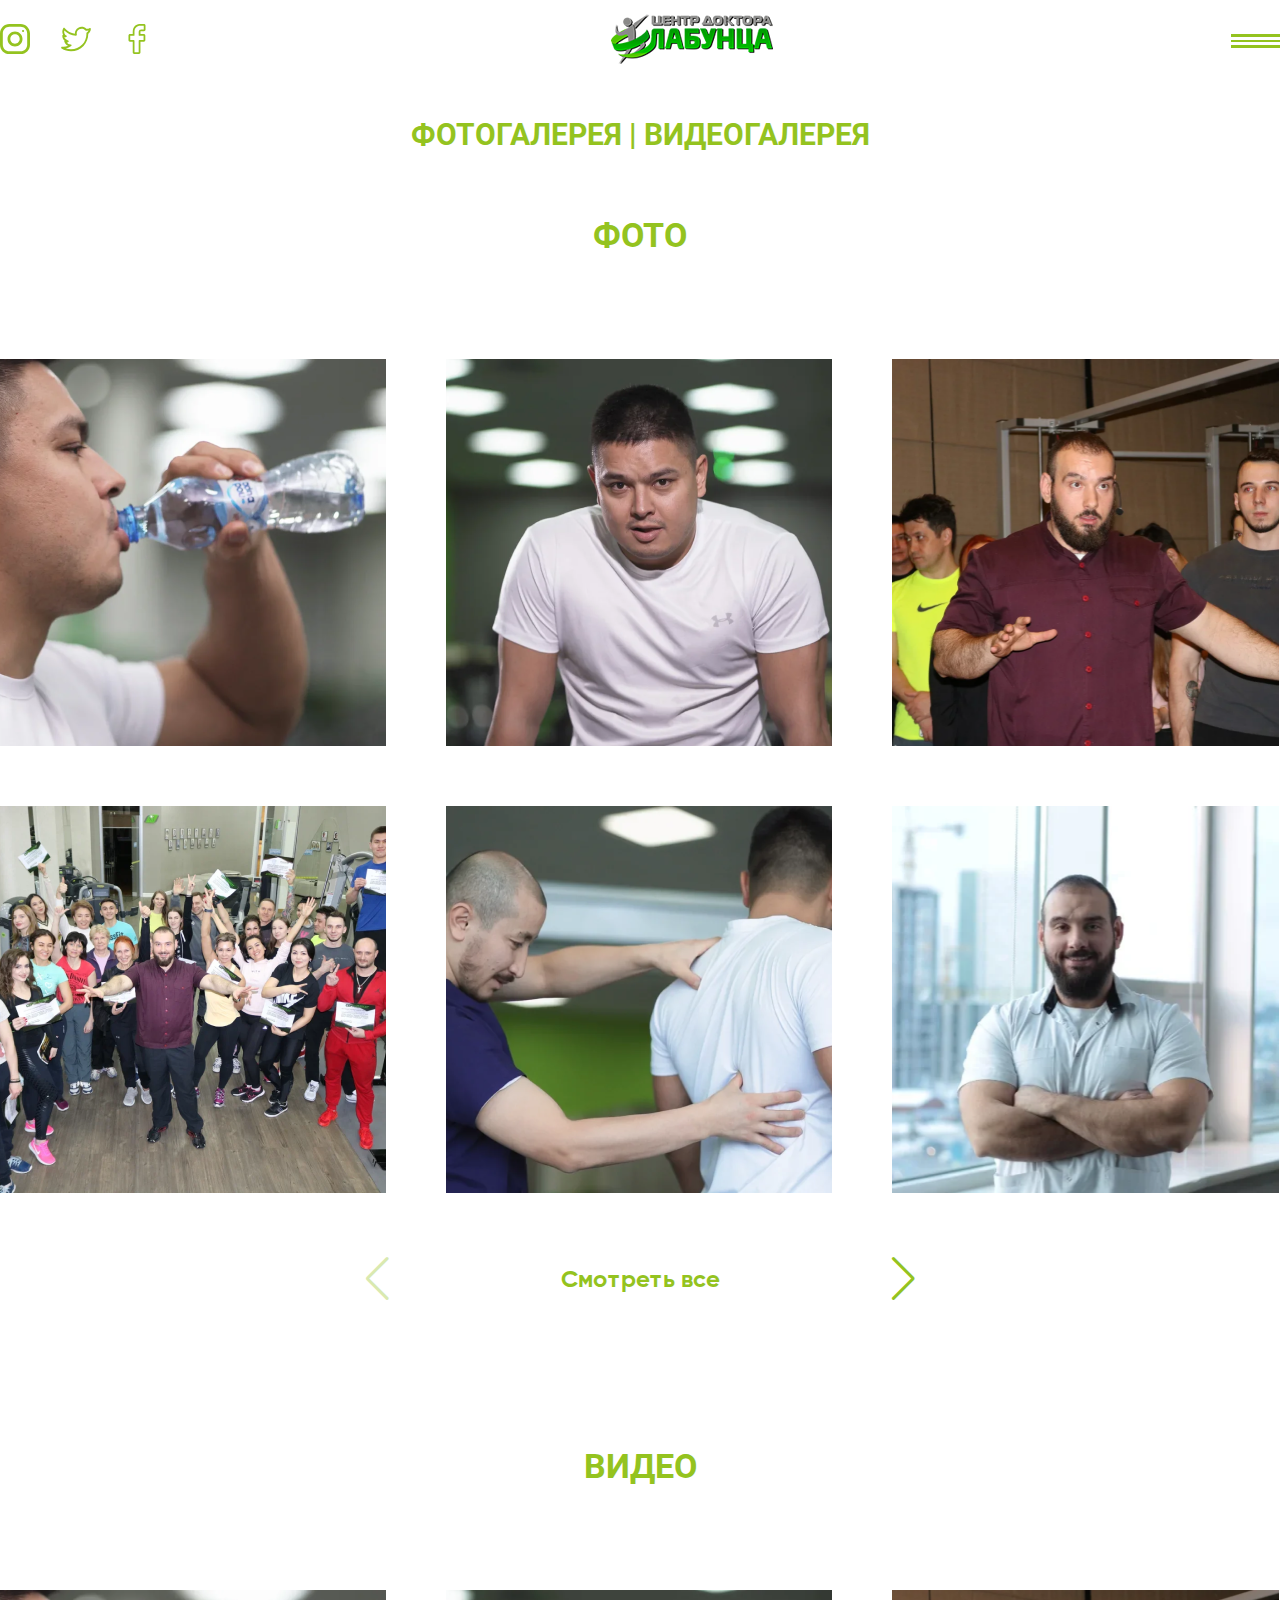
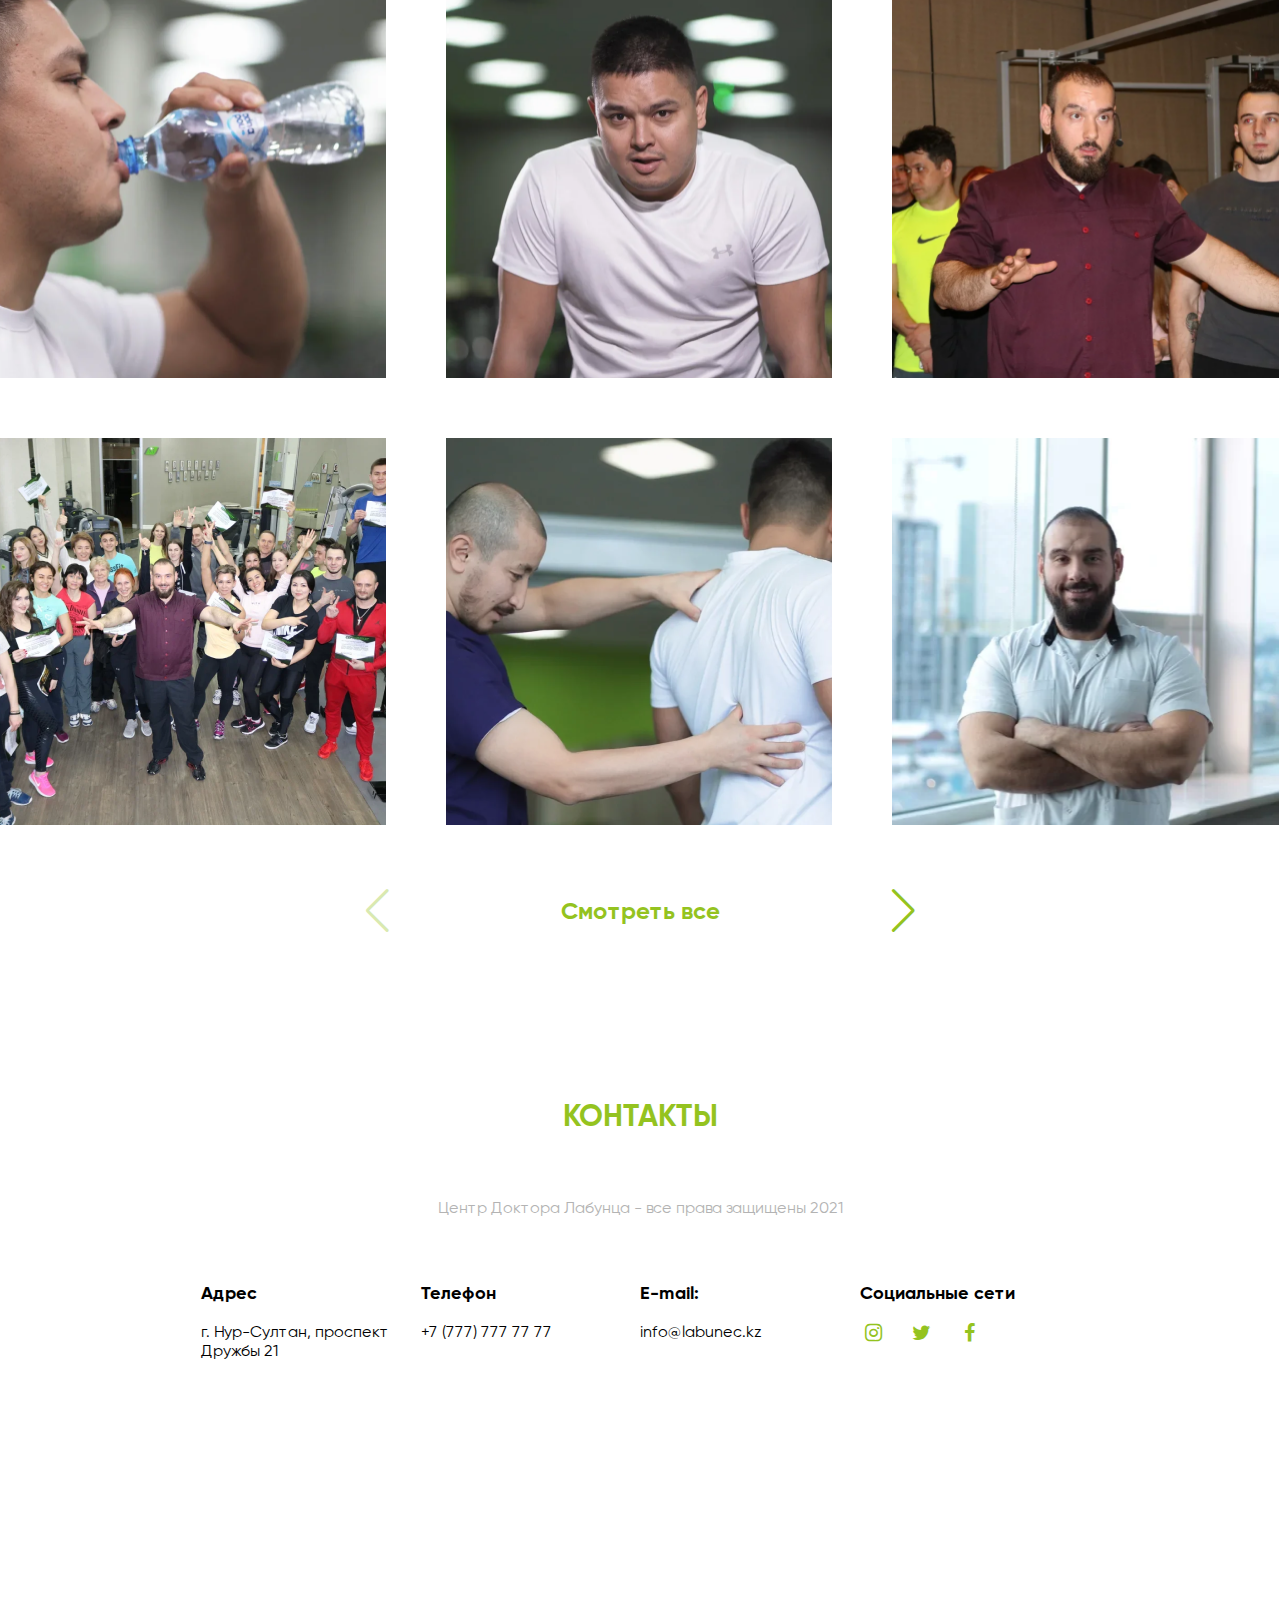
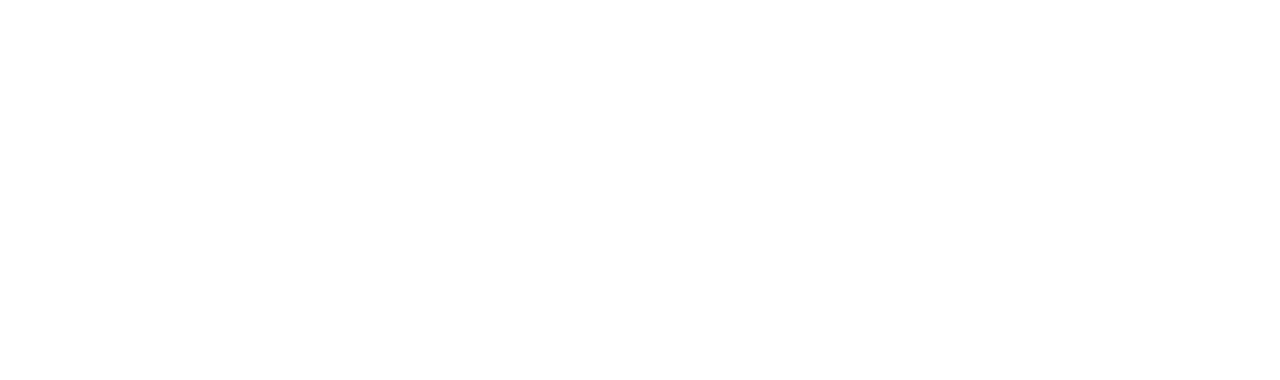
<file: pages/gallery/index.html>
<!doctype html>
<html lang="en">
<head>
    <meta charset="UTF-8">
    <meta name="viewport"
          content="width=device-width, user-scalable=no, initial-scale=1.0, maximum-scale=1.0, minimum-scale=1.0">
    <meta http-equiv="X-UA-Compatible" content="ie=edge">
    <title>Medicine</title>
    <link rel="stylesheet" href="../../src/libs/fancybox/jquery.fancybox.min.css">
    <link rel="stylesheet" href="../../src/libs/swiper/bundle-min.css">
    <link rel="stylesheet" href="../../src/css/style.css">

</head>
<body>

<header class="header">
    <div class="header__background">
        <div class="container">
            <nav class="header__nav">
                <div class="header__link">
                    <a href="" class="header__icon">
                        <svg width="30" height="30" viewBox="0 0 30 30" fill="none" xmlns="http://www.w3.org/2000/svg">
                            <path d="M20.625 0H9.375C4.19813 0 0 4.19813 0 9.375V20.625C0 25.8019 4.19813 30 9.375 30H20.625C25.8019 30 30 25.8019 30 20.625V9.375C30 4.19813 25.8019 0 20.625 0ZM27.1875 20.625C27.1875 24.2437 24.2437 27.1875 20.625 27.1875H9.375C5.75625 27.1875 2.8125 24.2437 2.8125 20.625V9.375C2.8125 5.75625 5.75625 2.8125 9.375 2.8125H20.625C24.2437 2.8125 27.1875 5.75625 27.1875 9.375V20.625Z"
                                  fill="#94C31F"/>
                            <path d="M15 7.5C10.8581 7.5 7.5 10.8581 7.5 15C7.5 19.1419 10.8581 22.5 15 22.5C19.1419 22.5 22.5 19.1419 22.5 15C22.5 10.8581 19.1419 7.5 15 7.5ZM15 19.6875C12.4162 19.6875 10.3125 17.5837 10.3125 15C10.3125 12.4144 12.4162 10.3125 15 10.3125C17.5837 10.3125 19.6875 12.4144 19.6875 15C19.6875 17.5837 17.5837 19.6875 15 19.6875Z"
                                  fill="#94C31F"/>
                            <path d="M23.0624 7.93673C23.6143 7.93673 24.0617 7.4893 24.0617 6.93736C24.0617 6.38542 23.6143 5.93799 23.0624 5.93799C22.5104 5.93799 22.063 6.38542 22.063 6.93736C22.063 7.4893 22.5104 7.93673 23.0624 7.93673Z"
                                  fill="#94C31F"/>
                        </svg>
                    </a>
                    <a href="" class="header__icon">
                        <svg width="30" height="30" viewBox="0 0 30 30" fill="none" xmlns="http://www.w3.org/2000/svg">
                            <path d="M0.591515 24.4937C3.36902 26.2562 6.60152 27.1875 9.93902 27.1875C14.8265 27.1875 19.3053 25.31 22.5515 21.9012C25.6578 18.6387 27.3665 14.255 27.2815 9.80624C28.459 8.79874 29.844 6.87499 29.844 4.99999C29.844 4.28124 29.064 3.82499 28.4315 4.19124C27.3253 4.84124 26.3165 5.01124 25.279 4.71999C23.1603 2.65499 20.0065 2.21999 17.349 3.65249C15.0265 4.90249 13.7353 7.18999 13.8515 9.68999C9.92777 9.21124 6.30277 7.24374 3.77527 4.18624C3.36027 3.68749 2.57277 3.74624 2.24277 4.31124C1.02527 6.39624 1.03777 8.81249 2.09652 10.7637C1.59277 10.8525 1.28152 11.2762 1.28152 11.735C1.28152 13.6962 2.16402 15.4987 3.58527 16.7287C3.32027 16.9837 3.23277 17.3625 3.34527 17.7C3.97027 19.5775 5.38527 21.045 7.15402 21.78C5.23027 22.6987 3.10277 23.005 1.20902 22.7725C0.229015 22.64 -0.254735 23.9575 0.591515 24.4937ZM10.1953 22.1012C10.8965 21.5625 10.524 20.44 9.64402 20.4212C8.09402 20.3887 6.68277 19.625 5.80402 18.4237C6.22777 18.3962 6.66652 18.3312 7.08402 18.2187C8.03527 17.9612 7.99027 16.5887 7.02402 16.395C5.27027 16.0425 3.89402 14.765 3.37777 13.12C3.84902 13.2362 4.32902 13.3012 4.80777 13.31C5.75652 13.315 6.11527 12.0987 5.34152 11.59C3.59777 10.4412 2.85402 8.41249 3.34652 6.50499C6.39152 9.58999 10.5228 11.4487 14.8928 11.6587C15.519 11.6975 15.989 11.1087 15.8515 10.5125C15.2578 7.93874 16.6953 6.13499 18.239 5.30374C19.7665 4.47874 22.219 4.22124 24.099 6.19374C24.6578 6.78249 26.5428 6.80499 27.5015 6.58124C27.0715 7.39124 26.4103 8.15999 25.7915 8.59249C25.5278 8.77749 25.3765 9.08499 25.3928 9.40624C25.594 13.5125 24.064 17.595 21.1953 20.6062C18.3053 23.64 14.309 25.3112 9.94027 25.3112C8.20277 25.3112 6.49902 25.0287 4.88902 24.4837C6.81402 24.1112 8.64277 23.2962 10.1953 22.1012Z"
                                  fill="#94C31F"/>
                        </svg>
                    </a>
                    <a href="" class="header__icon">
                        <svg width="30" height="30" viewBox="0 0 30 30" fill="none" xmlns="http://www.w3.org/2000/svg">
                            <g clip-path="url(#clip0)">
                                <path d="M16.9922 29.9414H12.188C11.3855 29.9414 10.7327 29.2886 10.7327 28.4862V17.65H7.92984C7.12738 17.65 6.47461 16.997 6.47461 16.1948V11.5514C6.47461 10.749 7.12738 10.0962 7.92984 10.0962H10.7327V7.771C10.7327 5.46547 11.4567 3.50395 12.8261 2.09885C14.2017 0.687332 16.124 -0.0585938 18.3854 -0.0585938L22.0493 -0.0526429C22.8504 -0.0512695 23.502 0.601502 23.502 1.40259V5.71381C23.502 6.51627 22.8495 7.16904 22.0473 7.16904L19.5804 7.16995C18.8281 7.16995 18.6365 7.32079 18.5955 7.36702C18.528 7.4437 18.4476 7.66045 18.4476 8.25897V10.096H21.8619C22.1189 10.096 22.3679 10.1594 22.5819 10.2789C23.0436 10.5368 23.3306 11.0246 23.3306 11.5517L23.3288 16.195C23.3288 16.997 22.676 17.6498 21.8736 17.6498H18.4476V28.4862C18.4476 29.2886 17.7946 29.9414 16.9922 29.9414ZM12.4915 28.1827H16.6887V16.8626C16.6887 16.3268 17.1247 15.891 17.6603 15.891H21.5701L21.5717 11.8549H17.6601C17.1245 11.8549 16.6887 11.4191 16.6887 10.8833V8.25897C16.6887 7.57187 16.7585 6.79047 17.2771 6.20316C17.9038 5.49316 18.8915 5.41122 19.5799 5.41122L21.7433 5.41031V1.70563L18.384 1.70013C14.7498 1.70013 12.4915 4.02649 12.4915 7.771V10.8833C12.4915 11.4189 12.0557 11.8549 11.5201 11.8549H8.23334V15.891H11.5201C12.0557 15.891 12.4915 16.3268 12.4915 16.8626V28.1827ZM22.0459 1.70609H22.0461H22.0459Z"
                                      fill="#94C31F"/>
                            </g>
                            <defs>
                                <clipPath id="clip0">
                                    <rect width="29.9414" height="30" fill="white"/>
                                </clipPath>
                            </defs>
                        </svg>
                    </a>
                </div>
                <div class="header__logo">
                    <a href="../../index.html">
                        <picture>
                            <source srcset="../../src/images/header/small-logo.png" media="(max-width:425px)">
                            <img src="../../src/images/header/logo.png" alt="Logo">
                        </picture>
                    </a>
                </div>
                <div class="header__burger">
                    <span class="header__burger-line"></span>
                </div>
            </nav>

        </div>
    </div>
</header>

<main class="main">
    <section class="main__hidden-nav">
        <div class="container">
            <ul class="main__menu">
                <li class="main__menu-item"><a class="main__menu-link" href="../staff/index.html">Сотрудники</a></li>
                <li class="main__menu-item"><a class="main__menu-link" href="../center/index.html">О центре</a></li>
                <li class="main__menu-item"><a class="main__menu-link" href="./index.html">Галерея</a></li>
                <li class="main__menu-item"><a class="main__menu-link" href="../author/index.html">Об авторе</a></li>
                <li class="main__menu-item"><a class="main__menu-link" href="../metod/index.html">Методика</a></li>
                <li class="main__menu-item"><a class="main__menu-link" href="../sertificate/index.html">Сертификаты</a>
                </li>
            </ul>
        </div>
    </section>
    <section class="photo">
        <div class="container">
            <h2 class="photo__gallery-title">ФОТОГАЛЕРЕЯ | ВИДЕОГАЛЕРЕЯ</h2>
            <h3 class="photo__title">ФОТО</h3>
            <div class="swiper-container mySwiper">
                <div class="swiper-wrapper">
                    <div class="swiper-slide">
                        <div class="photo__row">
                            <div class="photo__col"><a data-fancybox="gallery" href="../../src/images/gallery/img1.png" >    <img class="photo__img" src="../../src/images/gallery/img1.png" alt="img"></a>

                            </div>
                            <div class="photo__col"><a data-fancybox="gallery" href="../../src/images/gallery/img2.png" >      <img class="photo__img" src="../../src/images/gallery/img2.png" alt="img"></a>

                            </div>
                            <div class="photo__col"><a data-fancybox="gallery" href="../../src/images/gallery/img3.png" > <img class="photo__img" src="../../src/images/gallery/img3.png" alt="img"></a>

                            </div>
                            <div class="photo__col"><a data-fancybox="gallery" href="../../src/images/gallery/img4.png" > <img class="photo__img" src="../../src/images/gallery/img4.png" alt="img"></a>

                            </div>
                            <div class="photo__col"><a data-fancybox="gallery" href="../../src/images/gallery/img5.png" ><img class="photo__img" src="../../src/images/gallery/img5.png" alt="img"></a>

                            </div>
                            <div class="photo__col"><a data-fancybox="gallery" href="../../src/images/gallery/img6.png" > <img class="photo__img" src="../../src/images/gallery/img6.png" alt="img"></a>

                            </div>
                        </div>
                    </div>
                    <div class="swiper-slide">
                        <div class="photo__row">
                            <div class="photo__col">
                                <img class="photo__img" src="../../src/images/gallery/img6.png" alt="img">
                            </div>
                            <div class="photo__col">
                                <img class="photo__img" src="../../src/images/gallery/img5.png" alt="img">
                            </div>
                            <div class="photo__col">
                                <img class="photo__img" src="../../src/images/gallery/img2.png" alt="img">
                            </div>
                            <div class="photo__col">
                                <img class="photo__img" src="../../src/images/gallery/img3.png" alt="img">
                            </div>
                            <div class="photo__col">
                                <img class="photo__img" src="../../src/images/gallery/img4.png" alt="img">
                            </div>
                            <div class="photo__col">
                                <img class="photo__img" src="../../src/images/gallery/img1.png" alt="img">
                            </div>
                        </div>
                    </div>
                    <div class="swiper-slide">
                        <div class="photo__row">
                            <div class="photo__col">
                                <img class="photo__img" src="../../src/images/gallery/img6.png" alt="img">
                            </div>
                            <div class="photo__col">
                                <img class="photo__img" src="../../src/images/gallery/img1.png" alt="img">
                            </div>
                            <div class="photo__col">
                                <img class="photo__img" src="../../src/images/gallery/img4.png" alt="img">
                            </div>
                            <div class="photo__col">
                                <img class="photo__img" src="../../src/images/gallery/img5.png" alt="img">
                            </div>
                            <div class="photo__col">
                                <img class="photo__img" src="../../src/images/gallery/img2.png" alt="img">
                            </div>
                            <div class="photo__col">
                                <img class="photo__img" src="../../src/images/gallery/img3.png" alt="img">
                            </div>
                        </div>
                    </div>


                </div>

            </div>
            <div class="photo__button">
                <div class="swiper-button-prev"></div>
                    <a class="photo__button-link" href="../../src/images/gallery/img1.png" data-fancybox="gallery">Cмотреть все</a>
                <div class="swiper-button-next"></div>
            </div>

        </div>
    </section>
    <section class="photo">
        <div class="container">
            <h3 class="photo__title">ВИДЕО</h3>
            <div class="swiper-container mySwiper">
                <div class="swiper-wrapper">
                    <div class="swiper-slide">
                        <div class="photo__row">
                            <div class="photo__col"><a data-fancybox="gallery" href="../../src/images/gallery/img1.png" >    <img class="photo__img" src="../../src/images/gallery/img1.png" alt="img"></a>

                            </div>
                            <div class="photo__col"><a data-fancybox="gallery" href="../../src/images/gallery/img2.png" >      <img class="photo__img" src="../../src/images/gallery/img2.png" alt="img"></a>

                            </div>
                            <div class="photo__col"><a data-fancybox="gallery" href="../../src/images/gallery/img3.png" > <img class="photo__img" src="../../src/images/gallery/img3.png" alt="img"></a>

                            </div>
                            <div class="photo__col"><a data-fancybox="gallery" href="../../src/images/gallery/img4.png" > <img class="photo__img" src="../../src/images/gallery/img4.png" alt="img"></a>

                            </div>
                            <div class="photo__col"><a data-fancybox="gallery" href="../../src/images/gallery/img5.png" ><img class="photo__img" src="../../src/images/gallery/img5.png" alt="img"></a>

                            </div>
                            <div class="photo__col"><a data-fancybox="gallery" href="../../src/images/gallery/img6.png" > <img class="photo__img" src="../../src/images/gallery/img6.png" alt="img"></a>

                            </div>
                        </div>
                    </div>
                    <div class="swiper-slide">
                        <div class="photo__row">
                            <div class="photo__col">
                                <img class="photo__img" src="../../src/images/gallery/img6.png" alt="img">
                            </div>
                            <div class="photo__col">
                                <img class="photo__img" src="../../src/images/gallery/img5.png" alt="img">
                            </div>
                            <div class="photo__col">
                                <img class="photo__img" src="../../src/images/gallery/img2.png" alt="img">
                            </div>
                            <div class="photo__col">
                                <img class="photo__img" src="../../src/images/gallery/img3.png" alt="img">
                            </div>
                            <div class="photo__col">
                                <img class="photo__img" src="../../src/images/gallery/img4.png" alt="img">
                            </div>
                            <div class="photo__col">
                                <img class="photo__img" src="../../src/images/gallery/img1.png" alt="img">
                            </div>
                        </div>
                    </div>
                    <div class="swiper-slide">
                        <div class="photo__row">
                            <div class="photo__col">
                                <img class="photo__img" src="../../src/images/gallery/img6.png" alt="img">
                            </div>
                            <div class="photo__col">
                                <img class="photo__img" src="../../src/images/gallery/img1.png" alt="img">
                            </div>
                            <div class="photo__col">
                                <img class="photo__img" src="../../src/images/gallery/img4.png" alt="img">
                            </div>
                            <div class="photo__col">
                                <img class="photo__img" src="../../src/images/gallery/img5.png" alt="img">
                            </div>
                            <div class="photo__col">
                                <img class="photo__img" src="../../src/images/gallery/img2.png" alt="img">
                            </div>
                            <div class="photo__col">
                                <img class="photo__img" src="../../src/images/gallery/img3.png" alt="img">
                            </div>
                        </div>
                    </div>


                </div>

            </div>
            <div class="photo__button">
                <div class="swiper-button-prev"></div>
                    <a class="photo__button-link" href="../../src/images/gallery/img1.png" data-fancybox="gallery">Cмотреть все</a>
                <div class="swiper-button-next"></div>
            </div>

        </div>
    </section>
</main>
<footer class="contact">
    <div class="container">
        <h2 class="contact__title">КОНТАКТЫ</h2>
        <p class="contact__subtitle">Центр Доктора Лабунца - все права защищены 2021</p>
        <div class="contact__row">
            <div class="contact__col-3">
                <h3 class="contact__address-title">Адрес</h3>
                <a class="contact__address-link" href="#">
                    г. Нур-Султан, проспект Дружбы 21
                </a>
            </div>
            <div class="contact__col-3">
                <h3 class="contact__address-title">Телефон</h3>
                <a class="contact__address-link" href="tel:+996 505 02 05 99">
                    +7 (777) 777 77 77
                </a>
            </div>
            <div class="contact__col-3">
                <h3 class="contact__address-title">E-mail:</h3>
                <a class="contact__address-link" href="#">
                    info@labunec.kz
                </a>
            </div>
            <div class="contact__col-3">
                <h3 class="contact__address-title">Социальные сети</h3>
                <div class="contact__icon">
                    <a href="" class="icon-instagram contact__icon-link"></a>
                    <a href="" class="icon-twitter contact__icon-link"></a>
                    <a href="" class="icon-facebook contact__icon-link"></a>
                </div>
            </div>
        </div>
        <div class="contact__maps">
            <div id="map" class="contact__map"></div>
        </div>
    </div>
</footer>


<script src="../../src/js/jquery-3.5.1.min.js"></script>
<script src="../../src/libs/swiper/bundle-min.js"></script>
<script src="../../src/libs/fancybox/jquery.fancybox.min.js"></script>
<script src="https://maps.api.2gis.ru/2.0/loader.js?pkg=full"></script>
<script src="../../src/js/main.js"></script>
<script>
    var swiper = new Swiper(".mySwiper", {
        navigation: {
            nextEl: ".swiper-button-next",
            prevEl: ".swiper-button-prev",
        },
    });

    $('[data-fancybox="gallery"]').fancybox({
        thumbs : {
            autoStart : true
        },
        buttons: [
            "zoom",
            "share",
            "slideShow",
            "fullScreen",
            "download",
            "thumbs",
            "close"
        ],
    });
</script>


</body>
</html>
</file>
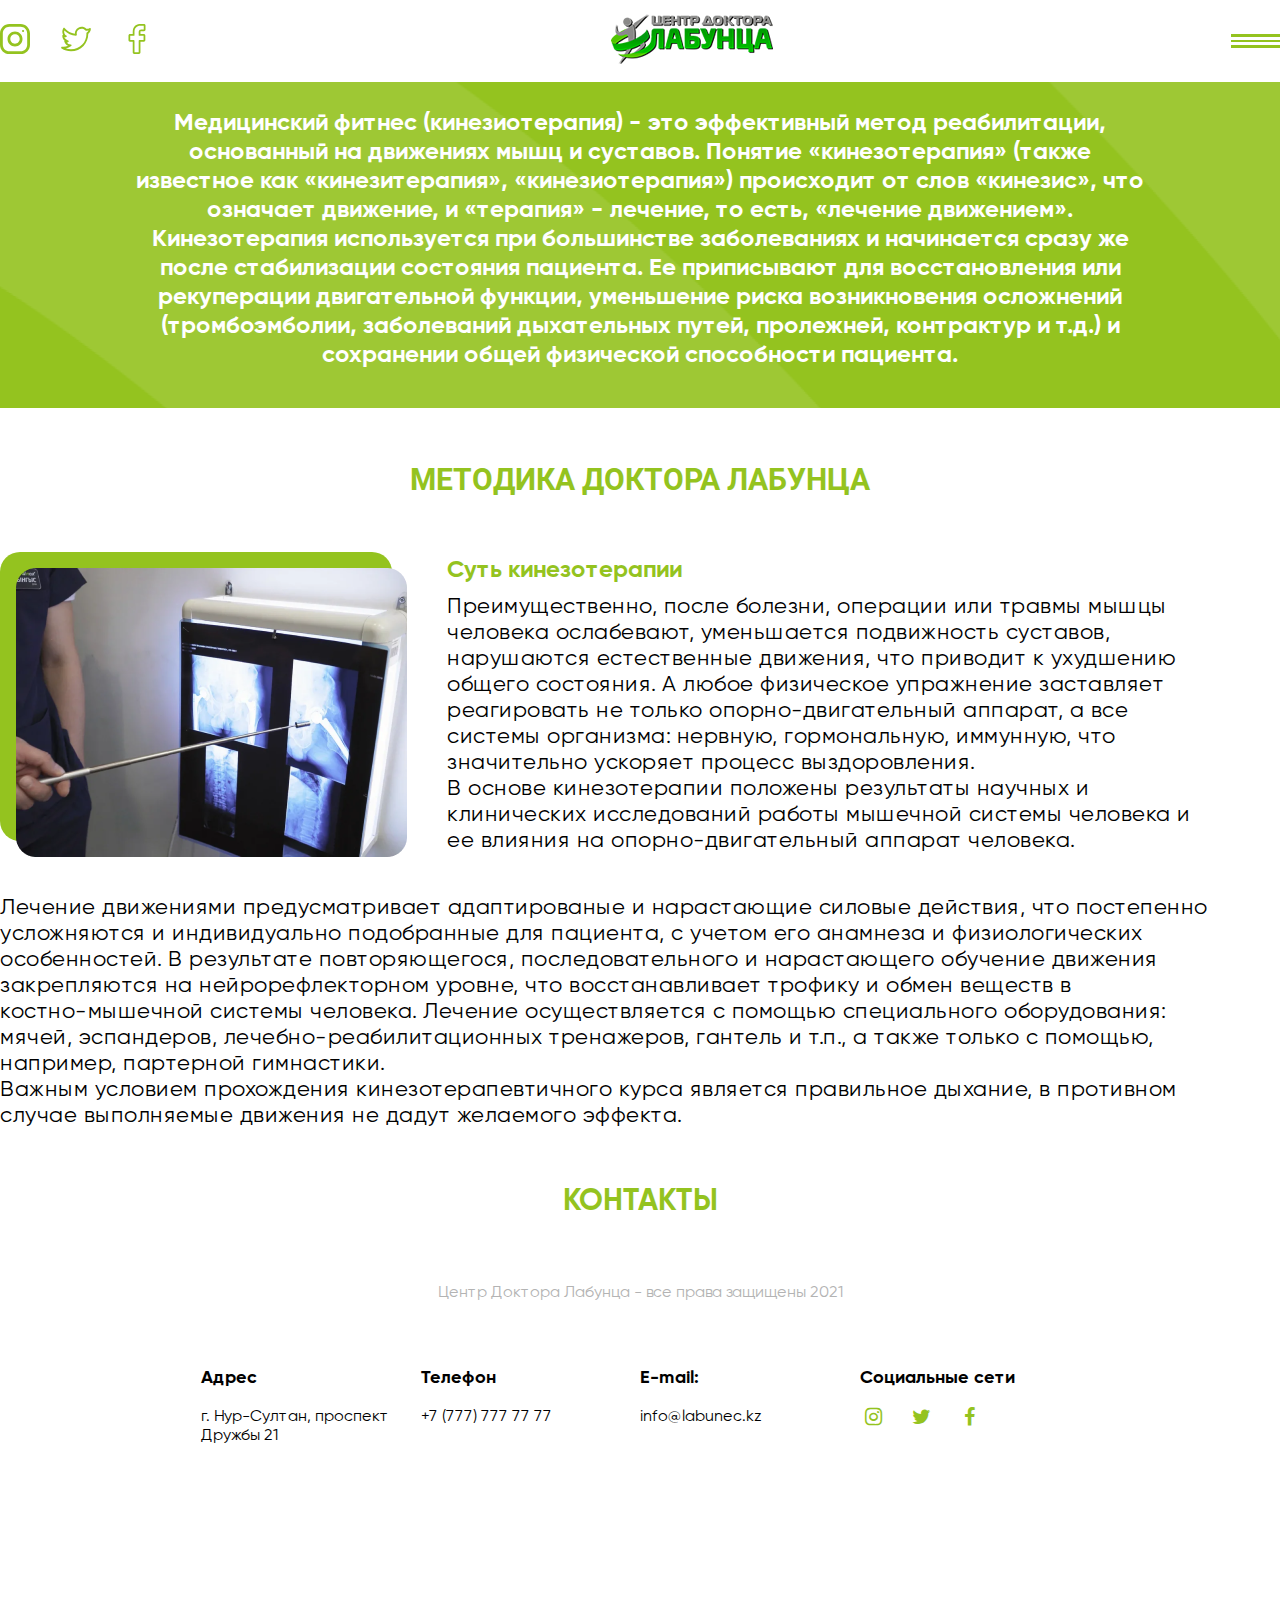
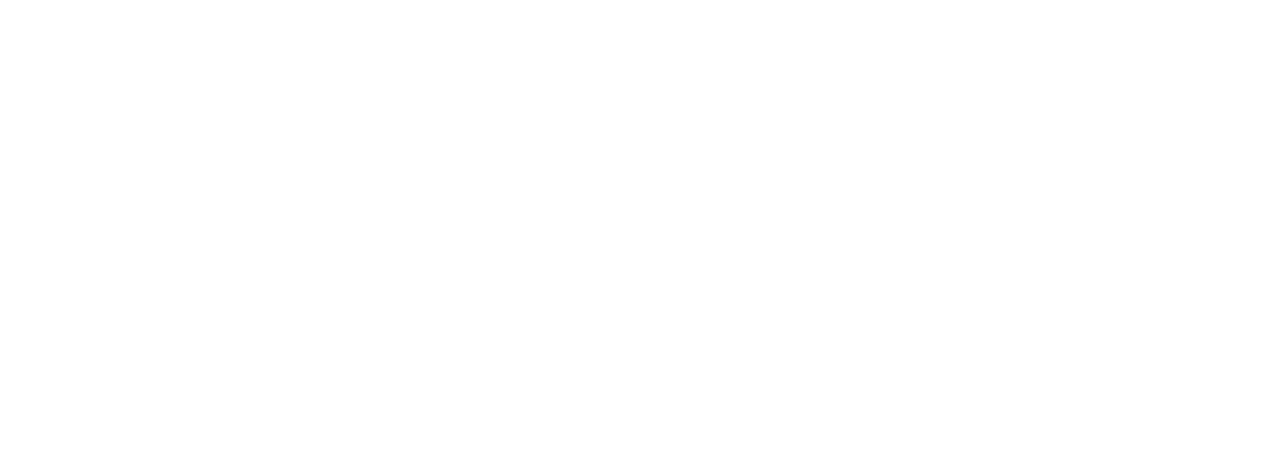
<file: pages/metod/index.html>
<!doctype html>
<html lang="en">
<head>
    <meta charset="UTF-8">
    <meta name="viewport"
          content="width=device-width, user-scalable=no, initial-scale=1.0, maximum-scale=1.0, minimum-scale=1.0">
    <meta http-equiv="X-UA-Compatible" content="ie=edge">
    <title>Medicine</title>
    <link rel="stylesheet" href="../../src/libs/fancybox/jquery.fancybox.min.css">
    <link rel="stylesheet" href="../../src/css/style.css">

</head>
<body>

<header class="header">
    <div class="header__background">
        <div class="container">
            <nav class="header__nav">
                <div class="header__link">
                    <a href="" class="header__icon">
                        <svg width="30" height="30" viewBox="0 0 30 30" fill="none" xmlns="http://www.w3.org/2000/svg">
                            <path d="M20.625 0H9.375C4.19813 0 0 4.19813 0 9.375V20.625C0 25.8019 4.19813 30 9.375 30H20.625C25.8019 30 30 25.8019 30 20.625V9.375C30 4.19813 25.8019 0 20.625 0ZM27.1875 20.625C27.1875 24.2437 24.2437 27.1875 20.625 27.1875H9.375C5.75625 27.1875 2.8125 24.2437 2.8125 20.625V9.375C2.8125 5.75625 5.75625 2.8125 9.375 2.8125H20.625C24.2437 2.8125 27.1875 5.75625 27.1875 9.375V20.625Z" fill="#94C31F"/>
                            <path d="M15 7.5C10.8581 7.5 7.5 10.8581 7.5 15C7.5 19.1419 10.8581 22.5 15 22.5C19.1419 22.5 22.5 19.1419 22.5 15C22.5 10.8581 19.1419 7.5 15 7.5ZM15 19.6875C12.4162 19.6875 10.3125 17.5837 10.3125 15C10.3125 12.4144 12.4162 10.3125 15 10.3125C17.5837 10.3125 19.6875 12.4144 19.6875 15C19.6875 17.5837 17.5837 19.6875 15 19.6875Z" fill="#94C31F"/>
                            <path d="M23.0624 7.93673C23.6143 7.93673 24.0617 7.4893 24.0617 6.93736C24.0617 6.38542 23.6143 5.93799 23.0624 5.93799C22.5104 5.93799 22.063 6.38542 22.063 6.93736C22.063 7.4893 22.5104 7.93673 23.0624 7.93673Z" fill="#94C31F"/>
                        </svg>
                    </a>
                    <a href="" class="header__icon">
                        <svg width="30" height="30" viewBox="0 0 30 30" fill="none" xmlns="http://www.w3.org/2000/svg">
                            <path d="M0.591515 24.4937C3.36902 26.2562 6.60152 27.1875 9.93902 27.1875C14.8265 27.1875 19.3053 25.31 22.5515 21.9012C25.6578 18.6387 27.3665 14.255 27.2815 9.80624C28.459 8.79874 29.844 6.87499 29.844 4.99999C29.844 4.28124 29.064 3.82499 28.4315 4.19124C27.3253 4.84124 26.3165 5.01124 25.279 4.71999C23.1603 2.65499 20.0065 2.21999 17.349 3.65249C15.0265 4.90249 13.7353 7.18999 13.8515 9.68999C9.92777 9.21124 6.30277 7.24374 3.77527 4.18624C3.36027 3.68749 2.57277 3.74624 2.24277 4.31124C1.02527 6.39624 1.03777 8.81249 2.09652 10.7637C1.59277 10.8525 1.28152 11.2762 1.28152 11.735C1.28152 13.6962 2.16402 15.4987 3.58527 16.7287C3.32027 16.9837 3.23277 17.3625 3.34527 17.7C3.97027 19.5775 5.38527 21.045 7.15402 21.78C5.23027 22.6987 3.10277 23.005 1.20902 22.7725C0.229015 22.64 -0.254735 23.9575 0.591515 24.4937ZM10.1953 22.1012C10.8965 21.5625 10.524 20.44 9.64402 20.4212C8.09402 20.3887 6.68277 19.625 5.80402 18.4237C6.22777 18.3962 6.66652 18.3312 7.08402 18.2187C8.03527 17.9612 7.99027 16.5887 7.02402 16.395C5.27027 16.0425 3.89402 14.765 3.37777 13.12C3.84902 13.2362 4.32902 13.3012 4.80777 13.31C5.75652 13.315 6.11527 12.0987 5.34152 11.59C3.59777 10.4412 2.85402 8.41249 3.34652 6.50499C6.39152 9.58999 10.5228 11.4487 14.8928 11.6587C15.519 11.6975 15.989 11.1087 15.8515 10.5125C15.2578 7.93874 16.6953 6.13499 18.239 5.30374C19.7665 4.47874 22.219 4.22124 24.099 6.19374C24.6578 6.78249 26.5428 6.80499 27.5015 6.58124C27.0715 7.39124 26.4103 8.15999 25.7915 8.59249C25.5278 8.77749 25.3765 9.08499 25.3928 9.40624C25.594 13.5125 24.064 17.595 21.1953 20.6062C18.3053 23.64 14.309 25.3112 9.94027 25.3112C8.20277 25.3112 6.49902 25.0287 4.88902 24.4837C6.81402 24.1112 8.64277 23.2962 10.1953 22.1012Z" fill="#94C31F"/>
                        </svg>
                    </a>
                    <a href="" class="header__icon">
                        <svg width="30" height="30" viewBox="0 0 30 30" fill="none" xmlns="http://www.w3.org/2000/svg">
                            <g clip-path="url(#clip0)">
                                <path d="M16.9922 29.9414H12.188C11.3855 29.9414 10.7327 29.2886 10.7327 28.4862V17.65H7.92984C7.12738 17.65 6.47461 16.997 6.47461 16.1948V11.5514C6.47461 10.749 7.12738 10.0962 7.92984 10.0962H10.7327V7.771C10.7327 5.46547 11.4567 3.50395 12.8261 2.09885C14.2017 0.687332 16.124 -0.0585938 18.3854 -0.0585938L22.0493 -0.0526429C22.8504 -0.0512695 23.502 0.601502 23.502 1.40259V5.71381C23.502 6.51627 22.8495 7.16904 22.0473 7.16904L19.5804 7.16995C18.8281 7.16995 18.6365 7.32079 18.5955 7.36702C18.528 7.4437 18.4476 7.66045 18.4476 8.25897V10.096H21.8619C22.1189 10.096 22.3679 10.1594 22.5819 10.2789C23.0436 10.5368 23.3306 11.0246 23.3306 11.5517L23.3288 16.195C23.3288 16.997 22.676 17.6498 21.8736 17.6498H18.4476V28.4862C18.4476 29.2886 17.7946 29.9414 16.9922 29.9414ZM12.4915 28.1827H16.6887V16.8626C16.6887 16.3268 17.1247 15.891 17.6603 15.891H21.5701L21.5717 11.8549H17.6601C17.1245 11.8549 16.6887 11.4191 16.6887 10.8833V8.25897C16.6887 7.57187 16.7585 6.79047 17.2771 6.20316C17.9038 5.49316 18.8915 5.41122 19.5799 5.41122L21.7433 5.41031V1.70563L18.384 1.70013C14.7498 1.70013 12.4915 4.02649 12.4915 7.771V10.8833C12.4915 11.4189 12.0557 11.8549 11.5201 11.8549H8.23334V15.891H11.5201C12.0557 15.891 12.4915 16.3268 12.4915 16.8626V28.1827ZM22.0459 1.70609H22.0461H22.0459Z" fill="#94C31F"/>
                            </g>
                            <defs>
                                <clipPath id="clip0">
                                    <rect width="29.9414" height="30" fill="white"/>
                                </clipPath>
                            </defs>
                        </svg>
                    </a>
                </div>
                <div class="header__logo">
                    <a href="../../index.html">
                        <picture>
                            <source srcset="../../src/images/header/small-logo.png" media="(max-width:425px)">
                            <img  src="../../src/images/header/logo.png" alt="Logo">
                        </picture>
                    </a>
                </div>
                <div class="header__burger">
                    <span class="header__burger-line"></span>
                </div>
            </nav>

        </div>
    </div>
</header>

<main class="main">
    <section class="main__hidden-nav">
        <div class="container">
            <ul class="main__menu">
                <li class="main__menu-item"><a class="main__menu-link" href="../staff/index.html">Сотрудники</a></li>
                <li class="main__menu-item"><a class="main__menu-link" href="../center/index.html">О центре</a></li>
                <li class="main__menu-item"><a class="main__menu-link" href="../gallery/index.html">Галерея</a></li>
                <li class="main__menu-item"><a class="main__menu-link" href="../author/index.html">Об авторе</a></li>
                <li class="main__menu-item"><a class="main__menu-link" href="./index.html">Методика</a></li>
                <li class="main__menu-item"><a class="main__menu-link" href="../sertificate/index.html">Сертификаты</a></li>
            </ul>
        </div>
    </section>
    <section class="method">
        <div class="container">
            <div class="method__content">
                <p class="method__content-text">
                    Медицинский фитнес (кинезиотерапия) - это эффективный метод реабилитации, <br> основанный на движениях мышц и суставов. Понятие «кинезотерапия» (также
                    <br> известное как «кинезитерапия», «кинезиотерапия») происходит от слов «кинезис», что <br> означает движение, и «терапия» - лечение, то есть, «лечение движением».
                    <br>
                    Кинезотерапия используется при большинстве заболеваниях и начинается сразу же <br> после стабилизации состояния пациента. Ее приписывают для восстановления или
                    <br> рекуперации двигательной функции, уменьшение риска возникновения осложнений <br> (тромбоэмболии, заболеваний дыхательных путей, пролежней, контрактур и т.д.) и
                    <br> сохранении общей физической способности пациента.
                </p>
            </div>
        </div>
    </section>
    <section class="doctor-method">
    <div class="container">
        <h2 class="doctor-method__title">МЕТОДИКА ДОКТОРА ЛАБУНЦА</h2>
        <div class="doctor-method__content">
            <div class="doctor-method__img">
                <img src="../../src/images/methods/method.png" alt="method">
            </div>
            <div class="doctor-method__domin">
                <h3 class="doctor-method__domin-title"> Суть кинезотерапии</h3>
                <p class="doctor-method__domin-subtitle">
                    Преимущественно, после болезни, операции или травмы мышцы <br> человека ослабевают, уменьшается подвижность суставов,
                    <br> нарушаются естественные движения, что приводит к ухудшению <br> общего состояния. А любое физическое упражнение заставляет
                    <br> реагировать не только опорно-двигательный аппарат, а все <br> системы организма: нервную, гормональную, иммунную, что
                    <br> значительно ускоряет процесс выздоровления. <br>
                    В основе кинезотерапии положены результаты научных и <br> клинических исследований работы мышечной системы человека и
                    <br> ее влияния на опорно-двигательный аппарат человека.
                </p>
            </div>
        </div>
        <div class="doctor-method__content2">
            <p class="doctor-method__content2-text">
            Лечение движениями предусматривает адаптированые и нарастающие силовые действия, что постепенно <br> усложняются и индивидуально подобранные для пациента, с учетом его анамнеза и физиологических
            <br> особенностей. В результате повторяющегося, последовательного и нарастающего обучение движения <br> закрепляются на нейрорефлекторном уровне, что восстанавливает трофику и обмен веществ в
            <br> костно-мышечной системы человека. Лечение осуществляется с помощью специального оборудования: <br>  мячей, эспандеров, лечебно-реабилитационных тренажеров, гантель и т.п., а также только с помощью,
            <br> например, партерной гимнастики. <br>
            Важным условием прохождения кинезотерапевтичного курса является правильное дыхание, в противном <br> случае выполняемые движения не дадут желаемого эффекта.
            </p>
        </div>
    </div>
    </section>

</main>
<footer class="contact">
    <div class="container">
        <h2 class="contact__title">КОНТАКТЫ</h2>
        <p class="contact__subtitle">Центр Доктора Лабунца - все права защищены 2021</p>
        <div class="contact__row">
            <div class="contact__col-3">
                <h3 class="contact__address-title">Адрес</h3>
                <a class="contact__address-link" href="#">
                    г. Нур-Султан, проспект Дружбы 21
                </a>
            </div>
            <div class="contact__col-3">
                <h3 class="contact__address-title">Телефон</h3>
                <a class="contact__address-link" href="tel:+996 505 02 05 99">
                    +7 (777) 777 77 77
                </a>
            </div>
            <div class="contact__col-3">
                <h3 class="contact__address-title">E-mail:</h3>
                <a class="contact__address-link" href="#">
                    info@labunec.kz
                </a>
            </div>
            <div class="contact__col-3">
                <h3 class="contact__address-title">Социальные сети</h3>
                <div class="contact__icon">
                    <a href="" class="icon-instagram contact__icon-link"></a>
                    <a href="" class="icon-twitter contact__icon-link"></a>
                    <a href="" class="icon-facebook contact__icon-link"></a>
                </div>
            </div>
        </div>
        <div class="contact__maps">
            <div id="map" class="contact__map" ></div>
        </div>
    </div>
</footer>


<script src="../../src/js/jquery-3.5.1.min.js"></script>
<script src="https://maps.api.2gis.ru/2.0/loader.js?pkg=full"></script>
<script src="../../src/js/main.js"></script>



</body>
</html>
</file>
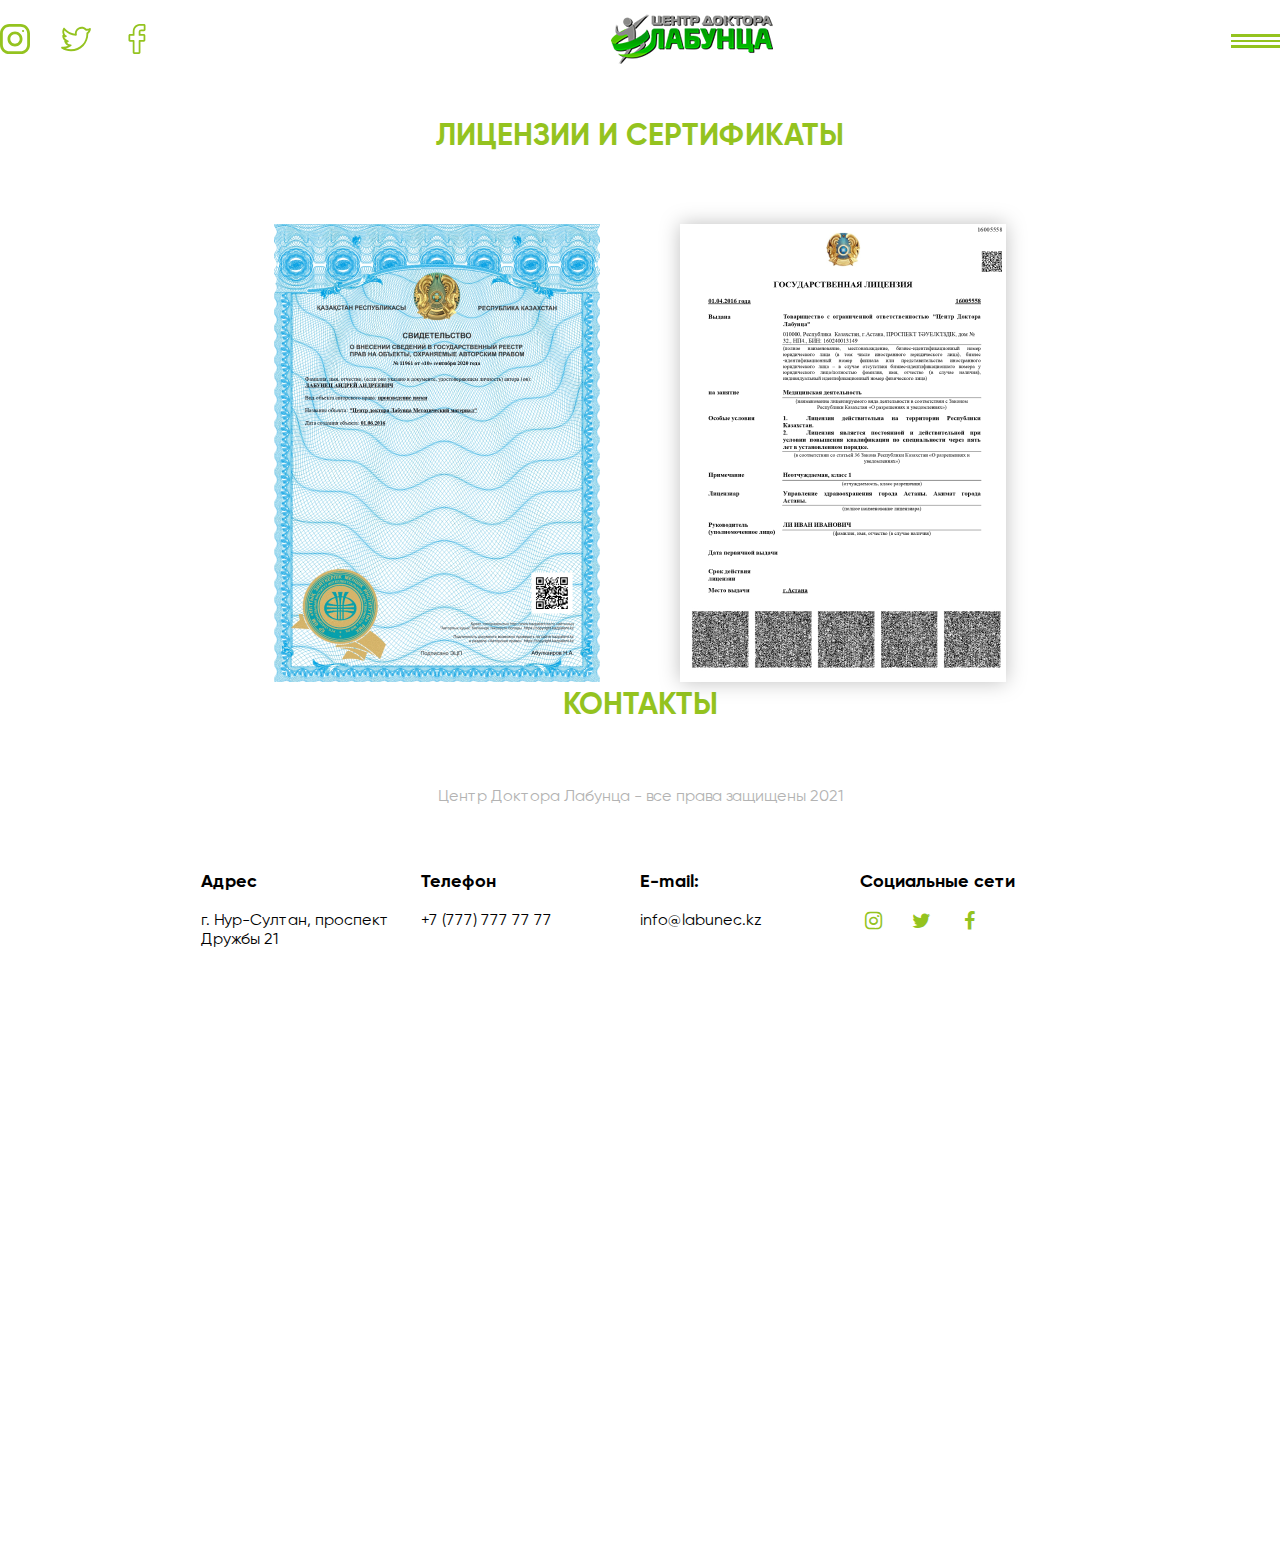
<file: pages/sertificate/index.html>
<!doctype html>
<html lang="en">
<head>
    <meta charset="UTF-8">
    <meta name="viewport"
          content="width=device-width, user-scalable=no, initial-scale=1.0, maximum-scale=1.0, minimum-scale=1.0">
    <meta http-equiv="X-UA-Compatible" content="ie=edge">
    <title>Medicine</title>
    <link rel="stylesheet" href="../../src/libs/fancybox/jquery.fancybox.min.css">
    <link rel="stylesheet" href="../../src/css/style.css">

</head>
<body>

<header class="header">
    <div class="header__background">
        <div class="container">
            <nav class="header__nav">
                <div class="header__link">
                    <a href="" class="header__icon">
                        <svg width="30" height="30" viewBox="0 0 30 30" fill="none" xmlns="http://www.w3.org/2000/svg">
                            <path d="M20.625 0H9.375C4.19813 0 0 4.19813 0 9.375V20.625C0 25.8019 4.19813 30 9.375 30H20.625C25.8019 30 30 25.8019 30 20.625V9.375C30 4.19813 25.8019 0 20.625 0ZM27.1875 20.625C27.1875 24.2437 24.2437 27.1875 20.625 27.1875H9.375C5.75625 27.1875 2.8125 24.2437 2.8125 20.625V9.375C2.8125 5.75625 5.75625 2.8125 9.375 2.8125H20.625C24.2437 2.8125 27.1875 5.75625 27.1875 9.375V20.625Z" fill="#94C31F"/>
                            <path d="M15 7.5C10.8581 7.5 7.5 10.8581 7.5 15C7.5 19.1419 10.8581 22.5 15 22.5C19.1419 22.5 22.5 19.1419 22.5 15C22.5 10.8581 19.1419 7.5 15 7.5ZM15 19.6875C12.4162 19.6875 10.3125 17.5837 10.3125 15C10.3125 12.4144 12.4162 10.3125 15 10.3125C17.5837 10.3125 19.6875 12.4144 19.6875 15C19.6875 17.5837 17.5837 19.6875 15 19.6875Z" fill="#94C31F"/>
                            <path d="M23.0624 7.93673C23.6143 7.93673 24.0617 7.4893 24.0617 6.93736C24.0617 6.38542 23.6143 5.93799 23.0624 5.93799C22.5104 5.93799 22.063 6.38542 22.063 6.93736C22.063 7.4893 22.5104 7.93673 23.0624 7.93673Z" fill="#94C31F"/>
                        </svg>
                    </a>
                    <a href="" class="header__icon">
                        <svg width="30" height="30" viewBox="0 0 30 30" fill="none" xmlns="http://www.w3.org/2000/svg">
                            <path d="M0.591515 24.4937C3.36902 26.2562 6.60152 27.1875 9.93902 27.1875C14.8265 27.1875 19.3053 25.31 22.5515 21.9012C25.6578 18.6387 27.3665 14.255 27.2815 9.80624C28.459 8.79874 29.844 6.87499 29.844 4.99999C29.844 4.28124 29.064 3.82499 28.4315 4.19124C27.3253 4.84124 26.3165 5.01124 25.279 4.71999C23.1603 2.65499 20.0065 2.21999 17.349 3.65249C15.0265 4.90249 13.7353 7.18999 13.8515 9.68999C9.92777 9.21124 6.30277 7.24374 3.77527 4.18624C3.36027 3.68749 2.57277 3.74624 2.24277 4.31124C1.02527 6.39624 1.03777 8.81249 2.09652 10.7637C1.59277 10.8525 1.28152 11.2762 1.28152 11.735C1.28152 13.6962 2.16402 15.4987 3.58527 16.7287C3.32027 16.9837 3.23277 17.3625 3.34527 17.7C3.97027 19.5775 5.38527 21.045 7.15402 21.78C5.23027 22.6987 3.10277 23.005 1.20902 22.7725C0.229015 22.64 -0.254735 23.9575 0.591515 24.4937ZM10.1953 22.1012C10.8965 21.5625 10.524 20.44 9.64402 20.4212C8.09402 20.3887 6.68277 19.625 5.80402 18.4237C6.22777 18.3962 6.66652 18.3312 7.08402 18.2187C8.03527 17.9612 7.99027 16.5887 7.02402 16.395C5.27027 16.0425 3.89402 14.765 3.37777 13.12C3.84902 13.2362 4.32902 13.3012 4.80777 13.31C5.75652 13.315 6.11527 12.0987 5.34152 11.59C3.59777 10.4412 2.85402 8.41249 3.34652 6.50499C6.39152 9.58999 10.5228 11.4487 14.8928 11.6587C15.519 11.6975 15.989 11.1087 15.8515 10.5125C15.2578 7.93874 16.6953 6.13499 18.239 5.30374C19.7665 4.47874 22.219 4.22124 24.099 6.19374C24.6578 6.78249 26.5428 6.80499 27.5015 6.58124C27.0715 7.39124 26.4103 8.15999 25.7915 8.59249C25.5278 8.77749 25.3765 9.08499 25.3928 9.40624C25.594 13.5125 24.064 17.595 21.1953 20.6062C18.3053 23.64 14.309 25.3112 9.94027 25.3112C8.20277 25.3112 6.49902 25.0287 4.88902 24.4837C6.81402 24.1112 8.64277 23.2962 10.1953 22.1012Z" fill="#94C31F"/>
                        </svg>
                    </a>
                    <a href="" class="header__icon">
                        <svg width="30" height="30" viewBox="0 0 30 30" fill="none" xmlns="http://www.w3.org/2000/svg">
                            <g clip-path="url(#clip0)">
                                <path d="M16.9922 29.9414H12.188C11.3855 29.9414 10.7327 29.2886 10.7327 28.4862V17.65H7.92984C7.12738 17.65 6.47461 16.997 6.47461 16.1948V11.5514C6.47461 10.749 7.12738 10.0962 7.92984 10.0962H10.7327V7.771C10.7327 5.46547 11.4567 3.50395 12.8261 2.09885C14.2017 0.687332 16.124 -0.0585938 18.3854 -0.0585938L22.0493 -0.0526429C22.8504 -0.0512695 23.502 0.601502 23.502 1.40259V5.71381C23.502 6.51627 22.8495 7.16904 22.0473 7.16904L19.5804 7.16995C18.8281 7.16995 18.6365 7.32079 18.5955 7.36702C18.528 7.4437 18.4476 7.66045 18.4476 8.25897V10.096H21.8619C22.1189 10.096 22.3679 10.1594 22.5819 10.2789C23.0436 10.5368 23.3306 11.0246 23.3306 11.5517L23.3288 16.195C23.3288 16.997 22.676 17.6498 21.8736 17.6498H18.4476V28.4862C18.4476 29.2886 17.7946 29.9414 16.9922 29.9414ZM12.4915 28.1827H16.6887V16.8626C16.6887 16.3268 17.1247 15.891 17.6603 15.891H21.5701L21.5717 11.8549H17.6601C17.1245 11.8549 16.6887 11.4191 16.6887 10.8833V8.25897C16.6887 7.57187 16.7585 6.79047 17.2771 6.20316C17.9038 5.49316 18.8915 5.41122 19.5799 5.41122L21.7433 5.41031V1.70563L18.384 1.70013C14.7498 1.70013 12.4915 4.02649 12.4915 7.771V10.8833C12.4915 11.4189 12.0557 11.8549 11.5201 11.8549H8.23334V15.891H11.5201C12.0557 15.891 12.4915 16.3268 12.4915 16.8626V28.1827ZM22.0459 1.70609H22.0461H22.0459Z" fill="#94C31F"/>
                            </g>
                            <defs>
                                <clipPath id="clip0">
                                    <rect width="29.9414" height="30" fill="white"/>
                                </clipPath>
                            </defs>
                        </svg>
                    </a>
                </div>
                <div class="header__logo">
                    <a href="../../index.html">
                        <picture>
                            <source srcset="../../src/images/header/small-logo.png" media="(max-width:425px)">
                            <img  src="../../src/images/header/logo.png" alt="Logo">
                        </picture>
                    </a>
                </div>
                <div class="header__burger">
                    <span class="header__burger-line"></span>
                </div>
            </nav>

        </div>
    </div>
</header>

<main class="main">
    <section class="main__hidden-nav">
        <div class="container">
            <ul class="main__menu">
                <li class="main__menu-item"><a class="main__menu-link" href="../staff/index.html">Сотрудники</a></li>
                <li class="main__menu-item"><a class="main__menu-link" href="../center/index.html">О центре</a></li>
                <li class="main__menu-item"><a class="main__menu-link" href="../gallery/index.html">Галерея</a></li>
                <li class="main__menu-item"><a class="main__menu-link" href="../author/index.html">Об авторе</a></li>
                <li class="main__menu-item"><a class="main__menu-link" href="../metod/index.html">Методика</a></li>
                <li class="main__menu-item"><a class="main__menu-link" href="./index.html">Сертификаты</a></li>
            </ul>
        </div>
    </section>
    <section class="certificate">
        <div class="container">
            <h2 class="certificate__title">ЛИЦЕНЗИИ И СЕРТИФИКАТЫ</h2>
            <div class="certificate__content">
                <div class="certificate__col"><img class="certificate__img" src="../../src/images/certificate/svid.png" alt=""></div>
                <div class="certificate__col"><img class="certificate__img" src="../../src/images/certificate/lic.png" alt=""></div>
            </div>
        </div>
    </section>

</main>
<footer class="contact">
    <div class="container">
        <h2 class="contact__title">КОНТАКТЫ</h2>
        <p class="contact__subtitle">Центр Доктора Лабунца - все права защищены 2021</p>
        <div class="contact__row">
            <div class="contact__col-3">
                <h3 class="contact__address-title">Адрес</h3>
                <a class="contact__address-link" href="#">
                    г. Нур-Султан, проспект Дружбы 21
                </a>
            </div>
            <div class="contact__col-3">
                <h3 class="contact__address-title">Телефон</h3>
                <a class="contact__address-link" href="tel:+996 505 02 05 99">
                    +7 (777) 777 77 77
                </a>
            </div>
            <div class="contact__col-3">
                <h3 class="contact__address-title">E-mail:</h3>
                <a class="contact__address-link" href="#">
                    info@labunec.kz
                </a>
            </div>
            <div class="contact__col-3">
                <h3 class="contact__address-title">Социальные сети</h3>
                <div class="contact__icon">
                    <a href="" class="icon-instagram contact__icon-link"></a>
                    <a href="" class="icon-twitter contact__icon-link"></a>
                    <a href="" class="icon-facebook contact__icon-link"></a>
                </div>
            </div>
        </div>
        <div class="contact__maps">
            <div id="map" class="contact__map" ></div>
        </div>
    </div>
</footer>


<script src="../../src/js/jquery-3.5.1.min.js"></script>
<script src="https://maps.api.2gis.ru/2.0/loader.js?pkg=full"></script>
<script src="../../src/js/main.js"></script>



</body>
</html>
</file>
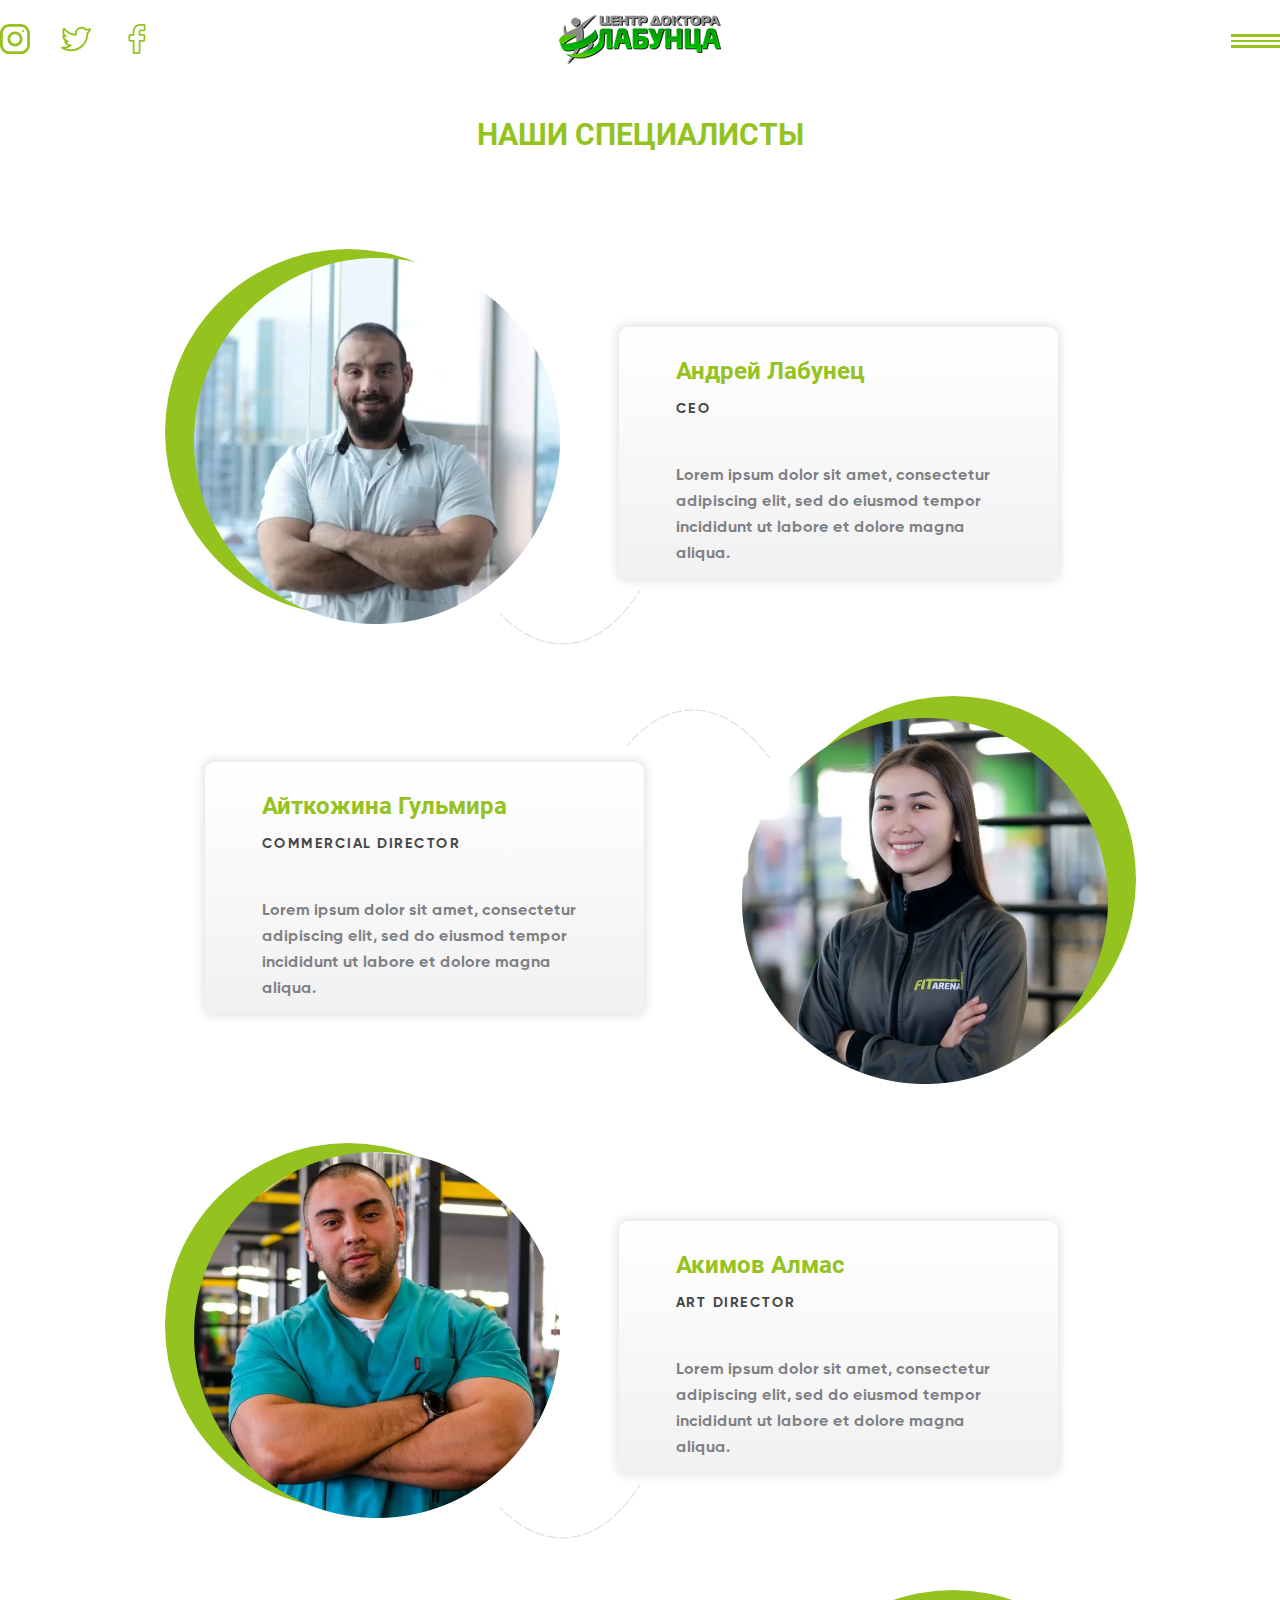
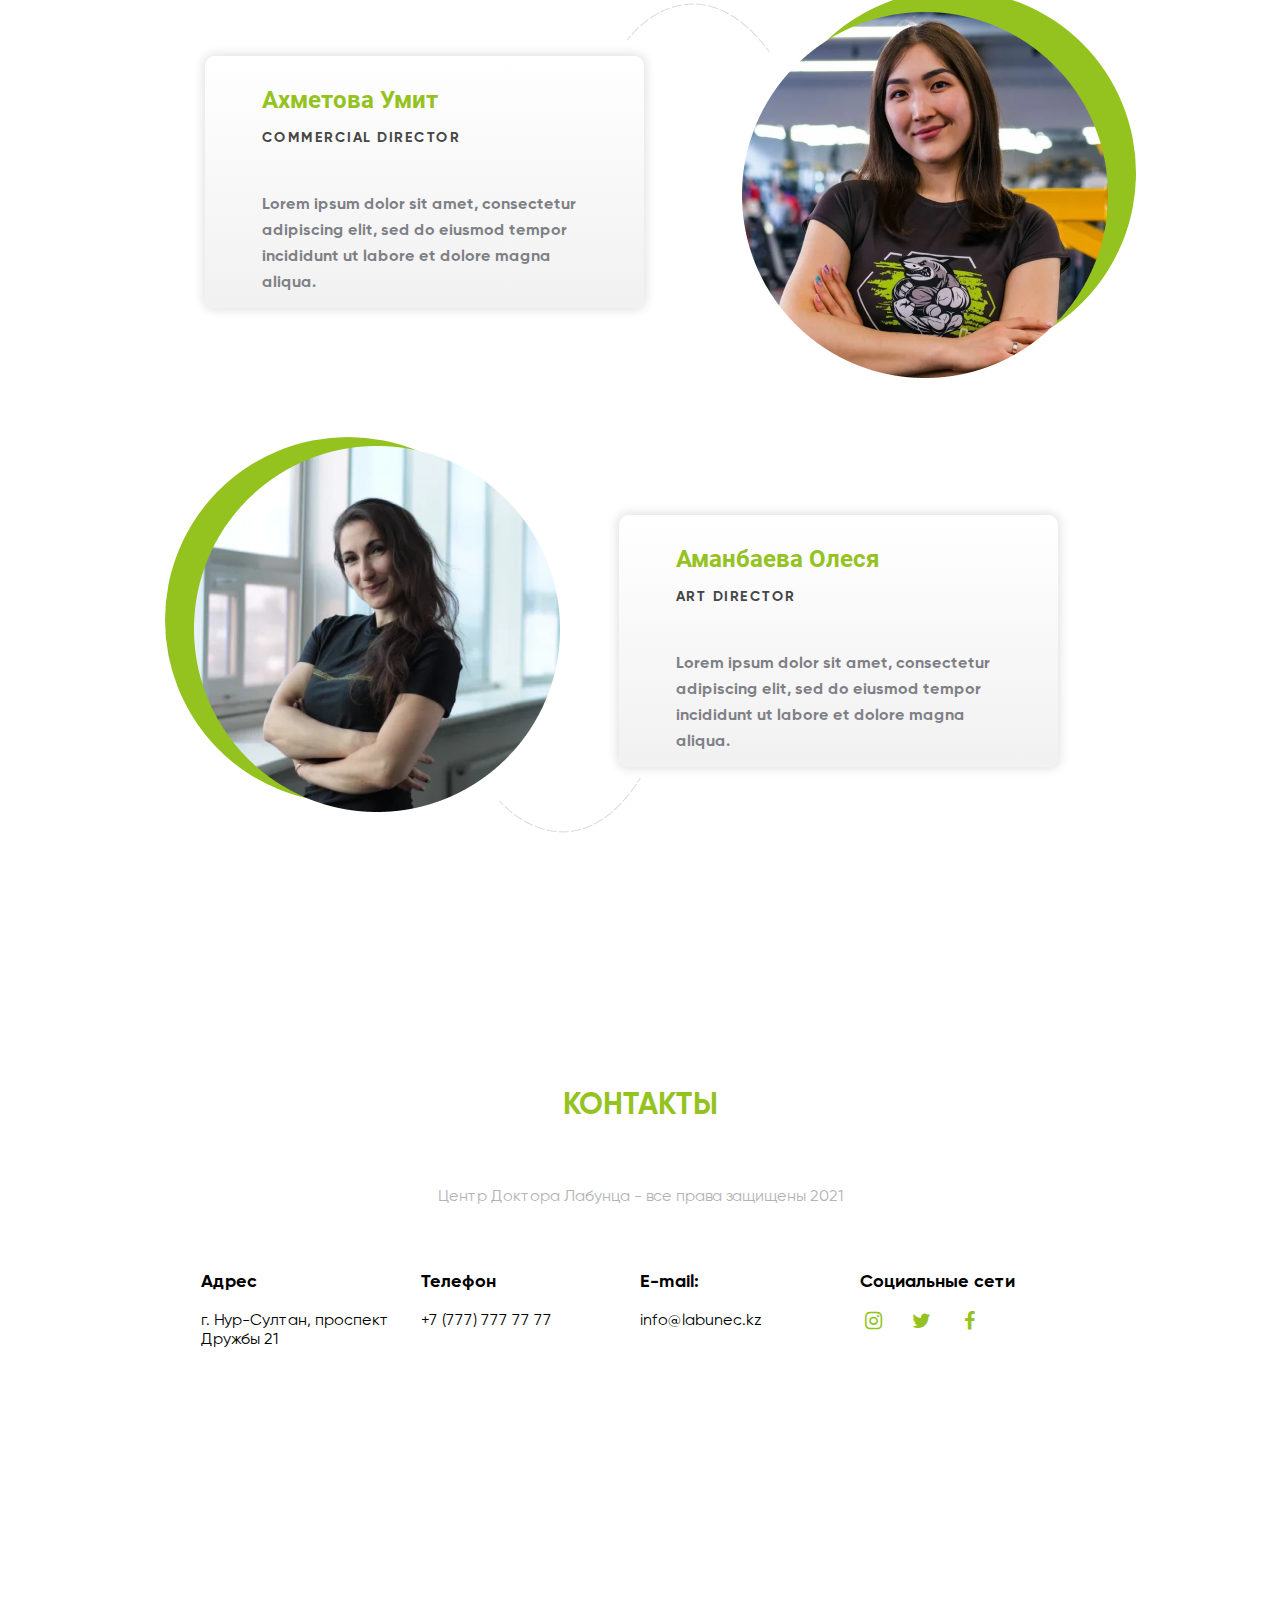
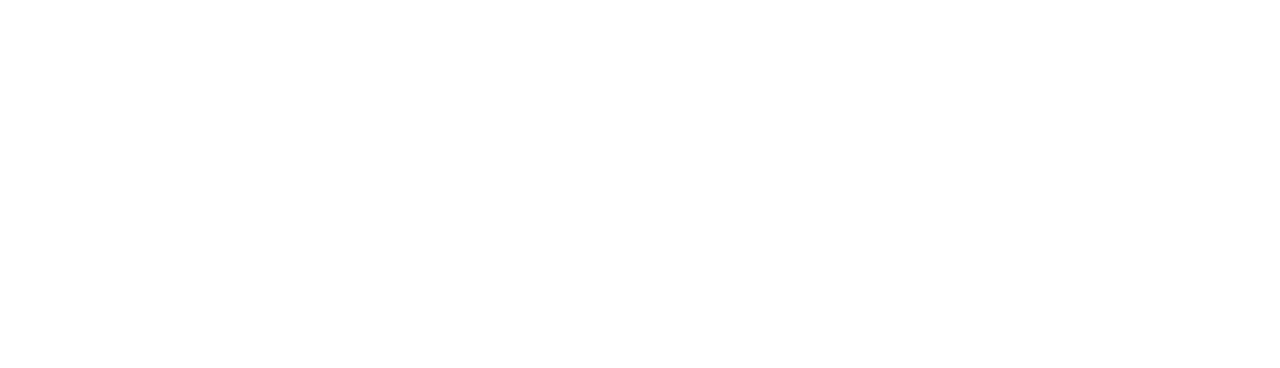
<file: pages/staff/index.html>
<!doctype html>
<html lang="en">
<head>
    <meta charset="UTF-8">
    <meta name="viewport"
          content="width=device-width, user-scalable=no, initial-scale=1.0, maximum-scale=1.0, minimum-scale=1.0">
    <meta http-equiv="X-UA-Compatible" content="ie=edge">
    <title>Medicine</title>

    <link rel="stylesheet" href="../../src/libs/fancybox/jquery.fancybox.min.css">
    <link rel="stylesheet" href="../../src/css/style.css">

</head>
<body>
<header class="header">
    <div class="header__background">
        <div class="container">
            <nav class="header__nav">
                <div class="header__link">
                    <a href="" class="header__icon">
                        <svg width="30" height="30" viewBox="0 0 30 30" fill="none" xmlns="http://www.w3.org/2000/svg">
                            <path d="M20.625 0H9.375C4.19813 0 0 4.19813 0 9.375V20.625C0 25.8019 4.19813 30 9.375 30H20.625C25.8019 30 30 25.8019 30 20.625V9.375C30 4.19813 25.8019 0 20.625 0ZM27.1875 20.625C27.1875 24.2437 24.2437 27.1875 20.625 27.1875H9.375C5.75625 27.1875 2.8125 24.2437 2.8125 20.625V9.375C2.8125 5.75625 5.75625 2.8125 9.375 2.8125H20.625C24.2437 2.8125 27.1875 5.75625 27.1875 9.375V20.625Z" fill="#94C31F"/>
                            <path d="M15 7.5C10.8581 7.5 7.5 10.8581 7.5 15C7.5 19.1419 10.8581 22.5 15 22.5C19.1419 22.5 22.5 19.1419 22.5 15C22.5 10.8581 19.1419 7.5 15 7.5ZM15 19.6875C12.4162 19.6875 10.3125 17.5837 10.3125 15C10.3125 12.4144 12.4162 10.3125 15 10.3125C17.5837 10.3125 19.6875 12.4144 19.6875 15C19.6875 17.5837 17.5837 19.6875 15 19.6875Z" fill="#94C31F"/>
                            <path d="M23.0624 7.93673C23.6143 7.93673 24.0617 7.4893 24.0617 6.93736C24.0617 6.38542 23.6143 5.93799 23.0624 5.93799C22.5104 5.93799 22.063 6.38542 22.063 6.93736C22.063 7.4893 22.5104 7.93673 23.0624 7.93673Z" fill="#94C31F"/>
                        </svg>
                    </a>
                    <a href="" class="header__icon">
                        <svg width="30" height="30" viewBox="0 0 30 30" fill="none" xmlns="http://www.w3.org/2000/svg">
                            <path d="M0.591515 24.4937C3.36902 26.2562 6.60152 27.1875 9.93902 27.1875C14.8265 27.1875 19.3053 25.31 22.5515 21.9012C25.6578 18.6387 27.3665 14.255 27.2815 9.80624C28.459 8.79874 29.844 6.87499 29.844 4.99999C29.844 4.28124 29.064 3.82499 28.4315 4.19124C27.3253 4.84124 26.3165 5.01124 25.279 4.71999C23.1603 2.65499 20.0065 2.21999 17.349 3.65249C15.0265 4.90249 13.7353 7.18999 13.8515 9.68999C9.92777 9.21124 6.30277 7.24374 3.77527 4.18624C3.36027 3.68749 2.57277 3.74624 2.24277 4.31124C1.02527 6.39624 1.03777 8.81249 2.09652 10.7637C1.59277 10.8525 1.28152 11.2762 1.28152 11.735C1.28152 13.6962 2.16402 15.4987 3.58527 16.7287C3.32027 16.9837 3.23277 17.3625 3.34527 17.7C3.97027 19.5775 5.38527 21.045 7.15402 21.78C5.23027 22.6987 3.10277 23.005 1.20902 22.7725C0.229015 22.64 -0.254735 23.9575 0.591515 24.4937ZM10.1953 22.1012C10.8965 21.5625 10.524 20.44 9.64402 20.4212C8.09402 20.3887 6.68277 19.625 5.80402 18.4237C6.22777 18.3962 6.66652 18.3312 7.08402 18.2187C8.03527 17.9612 7.99027 16.5887 7.02402 16.395C5.27027 16.0425 3.89402 14.765 3.37777 13.12C3.84902 13.2362 4.32902 13.3012 4.80777 13.31C5.75652 13.315 6.11527 12.0987 5.34152 11.59C3.59777 10.4412 2.85402 8.41249 3.34652 6.50499C6.39152 9.58999 10.5228 11.4487 14.8928 11.6587C15.519 11.6975 15.989 11.1087 15.8515 10.5125C15.2578 7.93874 16.6953 6.13499 18.239 5.30374C19.7665 4.47874 22.219 4.22124 24.099 6.19374C24.6578 6.78249 26.5428 6.80499 27.5015 6.58124C27.0715 7.39124 26.4103 8.15999 25.7915 8.59249C25.5278 8.77749 25.3765 9.08499 25.3928 9.40624C25.594 13.5125 24.064 17.595 21.1953 20.6062C18.3053 23.64 14.309 25.3112 9.94027 25.3112C8.20277 25.3112 6.49902 25.0287 4.88902 24.4837C6.81402 24.1112 8.64277 23.2962 10.1953 22.1012Z" fill="#94C31F"/>
                        </svg>
                    </a>
                    <a href="" class="header__icon">
                        <svg width="30" height="30" viewBox="0 0 30 30" fill="none" xmlns="http://www.w3.org/2000/svg">
                            <g clip-path="url(#clip0)">
                                <path d="M16.9922 29.9414H12.188C11.3855 29.9414 10.7327 29.2886 10.7327 28.4862V17.65H7.92984C7.12738 17.65 6.47461 16.997 6.47461 16.1948V11.5514C6.47461 10.749 7.12738 10.0962 7.92984 10.0962H10.7327V7.771C10.7327 5.46547 11.4567 3.50395 12.8261 2.09885C14.2017 0.687332 16.124 -0.0585938 18.3854 -0.0585938L22.0493 -0.0526429C22.8504 -0.0512695 23.502 0.601502 23.502 1.40259V5.71381C23.502 6.51627 22.8495 7.16904 22.0473 7.16904L19.5804 7.16995C18.8281 7.16995 18.6365 7.32079 18.5955 7.36702C18.528 7.4437 18.4476 7.66045 18.4476 8.25897V10.096H21.8619C22.1189 10.096 22.3679 10.1594 22.5819 10.2789C23.0436 10.5368 23.3306 11.0246 23.3306 11.5517L23.3288 16.195C23.3288 16.997 22.676 17.6498 21.8736 17.6498H18.4476V28.4862C18.4476 29.2886 17.7946 29.9414 16.9922 29.9414ZM12.4915 28.1827H16.6887V16.8626C16.6887 16.3268 17.1247 15.891 17.6603 15.891H21.5701L21.5717 11.8549H17.6601C17.1245 11.8549 16.6887 11.4191 16.6887 10.8833V8.25897C16.6887 7.57187 16.7585 6.79047 17.2771 6.20316C17.9038 5.49316 18.8915 5.41122 19.5799 5.41122L21.7433 5.41031V1.70563L18.384 1.70013C14.7498 1.70013 12.4915 4.02649 12.4915 7.771V10.8833C12.4915 11.4189 12.0557 11.8549 11.5201 11.8549H8.23334V15.891H11.5201C12.0557 15.891 12.4915 16.3268 12.4915 16.8626V28.1827ZM22.0459 1.70609H22.0461H22.0459Z" fill="#94C31F"/>
                            </g>
                            <defs>
                                <clipPath id="clip0">
                                    <rect width="29.9414" height="30" fill="white"/>
                                </clipPath>
                            </defs>
                        </svg>
                    </a>
                </div>
                <div class="header__logo">
                    <a href='../../index.html'>
                        <picture>
                            <source srcset="../../src/images/header/small-logo.png" media="(max-width:425px)">
                            <img  src="../../src/images/header/logo.png" alt="Logo">
                        </picture>
                    </a>
                </div>
                <div class="header__block-burger">
                <div class="header__burger">
                    <span class="header__burger-line"></span>
                </div>
                </div>
            </nav>

        </div>
    </div>
</header>

<main class="main">
    <section class="main__hidden-nav">
        <div class="container">
            <ul class="main__menu">
                <li class="main__menu-item"><a class="main__menu-link" href="./index.html">Сотрудники</a></li>
                <li class="main__menu-item"><a class="main__menu-link" href="../center/index.html">О центре</a></li>
                <li class="main__menu-item"><a class="main__menu-link" href="../gallery/index.html">Галерея</a></li>
                <li class="main__menu-item"><a class="main__menu-link" href="../author/index.html">Об авторе</a></li>
                <li class="main__menu-item"><a class="main__menu-link" href="../metod/index.html">Методика</a></li>
                <li class="main__menu-item"><a class="main__menu-link" href="../sertificate/index.html">Сертификаты</a></li>
            </ul>
        </div>
    </section>
    <section class="staff">
        <div class="container">
            <h2 class="staff__title">НАШИ СПЕЦИАЛИСТЫ</h2>
            <div class="staff__person-block staff__person-block_odd">
                <div class="staff__image-block staff__image-block_odd">
                    <img class="staff__image staff__image_odd" src="../../src/images/staff/Andrey.png" alt="Andrey ava">
                </div>
                <div class="staff__description staff__description_odd">
                    <h3 class="staff__description-title">Андрей Лабунец</h3>
                    <h4 class="staff__description-job">CEO</h4>
                    <p class="staff__description-subtitle">Lorem ipsum dolor sit amet, consectetur <br> adipiscing elit, sed do eiusmod tempor
                        <br> incididunt ut labore et dolore magna <br> aliqua.</p>
                </div>
            </div>
            <div class="staff__person-block staff__person-block_even">
                <div class="staff__description staff__description_even">
                    <h3 class="staff__description-title">Айткожина Гульмира</h3>
                    <h4 class="staff__description-job">Commercial Director</h4>
                    <p class="staff__description-subtitle">Lorem ipsum dolor sit amet, consectetur <br> adipiscing elit, sed do eiusmod tempor
                        <br> incididunt ut labore et dolore magna <br> aliqua.</p>
                </div>
                <div class="staff__image-block staff__image-block_even">
                    <img class="staff__image staff__image_even" src="../../src/images/staff/Gulmira.png" alt="Gulmira ava">
                </div>
            </div>
            <div class="staff__person-block staff__person-block_odd">
                <div class="staff__image-block staff__image-block_odd">
                    <img class="staff__image staff__image_odd" src="../../src/images/staff/Almas.png" alt="Almas ava">
                </div>
                <div class="staff__description staff__description_odd">
                    <h3 class="staff__description-title">Акимов Алмас</h3>
                    <h4 class="staff__description-job">Art Director</h4>
                    <p class="staff__description-subtitle">Lorem ipsum dolor sit amet, consectetur <br> adipiscing elit, sed do eiusmod tempor
                        <br> incididunt ut labore et dolore magna <br> aliqua.</p>
                </div>
            </div>
            <div class="staff__person-block staff__person-block_even">
                <div class="staff__description staff__description_even">
                    <h3 class="staff__description-title">Ахметова Умит</h3>
                    <h4 class="staff__description-job">Commercial Director</h4>
                    <p class="staff__description-subtitle">Lorem ipsum dolor sit amet, consectetur <br> adipiscing elit, sed do eiusmod tempor
                        <br> incididunt ut labore et dolore magna <br> aliqua.</p>
                </div>
                <div class="staff__image-block staff__image-block_even">
                    <img class="staff__image staff__image_even" src="../../src/images/staff/Umit.png" alt="Umit ava">
                </div>
            </div>
            <div class="staff__person-block staff__person-block_odd">
                <div class="staff__image-block staff__image-block_odd">
                    <img class="staff__image staff__image_odd" src="../../src/images/staff/Olesya.png" alt="Olesya ava">
                </div>
                <div class="staff__description staff__description_odd">
                    <h3 class="staff__description-title">Аманбаева Олеся</h3>
                    <h4 class="staff__description-job">Art Director</h4>
                    <p class="staff__description-subtitle">Lorem ipsum dolor sit amet, consectetur <br> adipiscing elit, sed do eiusmod tempor
                        <br> incididunt ut labore et dolore magna <br> aliqua.</p>
                </div>
            </div>
        </div>
    </section>

</main>
<footer class="contact">
    <div class="container">
        <h2 class="contact__title">КОНТАКТЫ</h2>
        <p class="contact__subtitle">Центр Доктора Лабунца - все права защищены 2021</p>
        <div class="contact__row">
            <div class="contact__col-3">
                <h3 class="contact__address-title">Адрес</h3>
                <a class="contact__address-link" href="#">
                    г. Нур-Султан, проспект Дружбы 21
                </a>
            </div>
            <div class="contact__col-3">
                <h3 class="contact__address-title">Телефон</h3>
                <a class="contact__address-link" href="tel:+996 505 02 05 99">
                    +7 (777) 777 77 77
                </a>
            </div>
            <div class="contact__col-3">
                <h3 class="contact__address-title">E-mail:</h3>
                <a class="contact__address-link" href="#">
                    info@labunec.kz
                </a>
            </div>
            <div class="contact__col-3">
                <h3 class="contact__address-title">Социальные сети</h3>
                <div class="contact__icon">
                    <a href="" class="icon-instagram contact__icon-link"></a>
                    <a href="" class="icon-twitter contact__icon-link"></a>
                    <a href="" class="icon-facebook contact__icon-link"></a>
                </div>
            </div>
        </div>
        <div class="contact__maps">
            <div id="map" class="contact__map" ></div>
        </div>
    </div>
</footer>


<script src="../../src/js/jquery-3.5.1.min.js"></script>
<script src="https://maps.api.2gis.ru/2.0/loader.js?pkg=full"></script>
<script src="../../src/js/main.js"></script>



</body>
</html>
</file>
<file: src/css/style.css>
@import "../../src/fonts/Gilroy/stylesheet.css";
@import "../../src/fonts/Roboto/stylesheet.css";
@import "../../src/fonts/NK90/stylesheet.css";
@import "../../src/libs/fontello/css/fontello.css";
* {
  padding: 0;
  margin: 0;
  box-sizing: border-box;
}

.container {
  max-width: 1280px;
  margin: 0 auto;
  width: 100%;
}

.swiper-container {
  width: 100%;
  padding-top: 50px;
  padding-bottom: 50px;
}

.swiper-slide {
  background-position: center;
  background-size: cover;
  width: 300px;
  height: 300px;
}

.swiper-slide img {
  display: block;
  width: 100%;
}

.header {
  width: 100%;
  background: white;
}
.header__background {
  width: 100%;
  background: white;
  position: relative;
  z-index: 6;
}
.header__nav {
  height: 82px;
  display: flex;
  align-items: center;
  justify-content: space-between;
  background: white;
}
.header__icon {
  text-decoration: none;
  margin-right: 27px;
}
.header__icon:last-child {
  margin-right: 0;
}
.header__burger {
  width: 49px;
  height: 17.59px;
  display: flex;
  align-items: center;
  cursor: pointer;
}
.header__burger_active .header__burger-line {
  height: 0;
}
.header__burger_active .header__burger-line::before {
  transform: rotate(-45deg);
  top: 0;
  transition: 0.5s;
}
.header__burger_active .header__burger-line::after {
  transform: rotate(45deg);
  top: 0;
  transition: 0.5s;
}
.header__burger-line {
  position: relative;
  width: 100%;
  height: 2.5px;
  background: #94C31F;
}
.header__burger-line::before {
  position: absolute;
  content: "";
  width: 100%;
  height: 2.5px;
  background: #94C31F;
  top: -5.5px;
  left: 0;
  transition: 0.3s;
}
.header__burger-line::after {
  position: absolute;
  content: "";
  width: 100%;
  height: 2.5px;
  background: #94C31F;
  top: 5.5px;
  left: 0;
  transition: 0.3s;
}
.header__block-burger {
  width: 152px;
  display: flex;
  justify-content: flex-end;
}

.main {
  position: relative;
  top: -135px;
  transition: 0.5s;
  margin-bottom: -135px;
}
.main_active {
  top: 0;
  transition: 0.5s;
  margin-bottom: 0;
}
.main__hidden-nav {
  height: 120px;
  display: flex;
  box-shadow: inset 0 1px 10px rgba(0, 0, 0, 0.18);
  width: 100%;
  position: relative;
  z-index: 3;
}
.main__menu {
  width: 100%;
  display: flex;
  justify-content: space-between;
}
.main__menu-item {
  width: 16.66%;
  display: flex;
  align-items: center;
  justify-content: center;
  height: 120px;
  position: relative;
}
.main__menu-item:hover {
  background: #94C31F;
  color: white;
  box-shadow: inset 0px 0px 13px rgba(0, 0, 0, 0.25);
}
.main__menu-item:hover::before {
  display: none;
}
.main__menu-item::before {
  position: absolute;
  content: "";
  width: 2px;
  height: 75px;
  top: 50%;
  transform: translateY(-50%);
  right: 1px;
  background: linear-gradient(180deg, #F2F2F2 0%, #C4C4C4 51.04%, #F2F2F2 100%);
}
.main__menu-item:first-child::before, .main__menu-item:last-child::before {
  display: none;
}
.main__menu-item:hover .main__menu-link {
  color: white;
}
.main__menu-link {
  text-decoration: none;
  font-family: NK90, sans-serif;
  font-style: normal;
  font-weight: normal;
  font-size: 20px;
  line-height: 24px;
  color: #94C31F;
}

.home {
  padding: 103px 0 63px;
  width: 100%;
  background: #94C31F;
  position: relative;
}
.home::before {
  position: absolute;
  content: "";
  background: url("../../src/images/home/bg-fon.png") center/100% 100% no-repeat;
  z-index: 1;
  bottom: 0;
  left: 0;
  width: 48%;
  height: 100%;
}
.home::after {
  position: absolute;
  content: "";
  background: url("../../src/images/home/bg-img.png") center/100% 100% no-repeat;
  z-index: 1;
  bottom: 0;
  right: 0;
  width: 45.7%;
  height: 100%;
}
.home__title {
  font-family: Gilroy, sans-serif;
  font-style: normal;
  font-weight: bold;
  font-size: 60px;
  line-height: 73px;
  color: #fff;
  margin-bottom: 5px;
}
.home__description {
  font-family: Gilroy, sans-serif;
  font-style: normal;
  font-weight: bold;
  font-size: 25px;
  line-height: 30px;
  color: #fff;
  margin-bottom: 96px;
}
.home__subtitle {
  font-family: Gilroy, sans-serif;
  font-style: italic;
  font-weight: bold;
  font-size: 20px;
  line-height: 24px;
  color: #fff;
  margin-bottom: 78px;
  letter-spacing: 0.05em;
}
.home__btn {
  font-family: Gilroy, sans-serif;
  font-style: italic;
  font-weight: bold;
  font-size: 20px;
  line-height: 27px;
  color: #000;
  background: #F8F8F8;
  box-shadow: 0px 0px 10px 5px rgba(255, 255, 255, 0.25);
  border-radius: 12px;
  width: 291px;
  height: 94px;
  text-align: center;
  border: none;
  outline: none;
  cursor: pointer;
  letter-spacing: 0.1em;
  position: relative;
  z-index: 2;
}

.advantages {
  padding: 40px 0 38px;
}
.advantages__title {
  font-family: Roboto, sans-serif;
  font-style: normal;
  font-weight: bold;
  font-size: 30px;
  line-height: 36px;
  color: #94C31F;
  text-align: center;
  margin-bottom: 46px;
}
.advantages__img {
  width: 412px;
  height: 377px;
  border-radius: 8px;
  margin-right: 49px;
}
.advantages__img img {
  width: 100%;
  height: 100%;
}
.advantages__item {
  display: flex;
  padding: 65px 49px 94px 71px;
  background: linear-gradient(180deg, #FFFFFF 0%, #F1F1F1 100%);
  box-shadow: inset 0px 0px 10px 3px rgba(0, 0, 0, 0.1);
  border-radius: 10px;
}
.advantages__content-title {
  font-family: Roboto, sans-serif;
  font-style: normal;
  font-weight: bold;
  font-size: 28px;
  line-height: 33px;
  color: #94C31F;
  margin-bottom: 54px;
}
.advantages__content-subtitle {
  font-family: Gilroy, sans-serif;
  font-style: normal;
  font-weight: 600;
  font-size: 24px;
  line-height: 29px;
  color: #000;
  margin-bottom: 124px;
}
.advantages__content-subtitle_fifth {
  margin-bottom: 94px;
}
.advantages__content-btn {
  font-family: Gilroy, sans-serif;
  font-style: normal;
  font-weight: bold;
  font-size: 24px;
  line-height: 27px;
  color: #fff;
  letter-spacing: -0.5px;
  width: 266px;
  height: 85px;
  border-radius: 8px;
  background: #94C31F;
  outline: none;
  border: none;
  cursor: pointer;
}
.advantages__arrow-left {
  width: 100px;
  height: 100px;
  position: absolute;
  left: 0;
  top: 50%;
  transform: translate(-75%, -25%);
  border-radius: 50%;
  background-color: white;
}
.advantages__arrow-left::before {
  position: absolute;
  content: url("../../src/images/advantages/left.png");
  right: 17px;
  top: 50%;
  transform: translateY(-50%);
}
.advantages__arrow-right {
  width: 100px;
  height: 100px;
  position: absolute;
  right: 0;
  top: 50%;
  transform: translate(75%, -25%);
  border-radius: 50%;
  background-color: white;
}
.advantages__arrow-right::before {
  position: absolute;
  content: url("../../src/images/advantages/right.png");
  left: 17px;
  top: 50%;
  transform: translateY(-50%);
}
.advantages .owl-carousel {
  position: relative;
}
.advantages__menu {
  display: flex;
  justify-content: space-between;
  margin-bottom: 44px;
}
.advantages__menu-link {
  font-family: Gilroy, sans-serif;
  font-style: normal;
  font-weight: bold;
  font-size: 15px;
  line-height: 18px;
  color: #000;
  padding: 15px 18px;
  text-align: left;
  letter-spacing: -0.5px;
  transition: 0.3s;
}
.advantages__menu-link:hover {
  background: #94C31F;
  box-shadow: 0px 0px 4px 2px rgba(0, 0, 0, 0.1);
  border-radius: 5px;
  color: white;
  transition: 0.3s;
}
.advantages__menu-link.active {
  background: #94C31F;
  box-shadow: 0px 0px 4px 2px rgba(0, 0, 0, 0.1);
  border-radius: 5px;
  color: white;
}

.problem {
  padding-bottom: 138px;
}
.problem__title {
  font-family: Roboto, sans-serif;
  font-style: normal;
  font-weight: bold;
  font-size: 30px;
  line-height: 36px;
  color: #94C31F;
  text-align: center;
  margin-bottom: 46px;
}
.problem__content {
  display: none;
  margin-top: 26px;
  justify-content: space-between;
}
.problem__content_active {
  display: flex;
}
.problem__content-menu {
  list-style-type: none;
  margin-left: 65px;
  margin-top: 15px;
}
.problem__content-list {
  font-family: Gilroy, sans-serif;
  font-style: normal;
  font-weight: 600;
  font-size: 19px;
  line-height: 23px;
  color: #000;
  margin-bottom: 35px;
  position: relative;
}
.problem__content-list::before {
  position: absolute;
  content: url("../../src/images/problem/okey.svg");
  width: 36px;
  height: 29px;
  left: -65px;
  top: 50%;
  transform: translateY(-50%);
}
.problem__content-block {
  width: 398px;
  height: 362px;
  border-radius: 8px;
  position: relative;
}
.problem__content-img {
  width: 100%;
  height: 100%;
}
.problem__content-link {
  font-family: Gilroy, sans-serif;
  font-style: normal;
  font-weight: 600;
  font-size: 14px;
  line-height: 14px;
  color: #00000040;
  position: absolute;
  bottom: -54px;
  left: 55px;
  text-align: center;
  text-decoration: none;
  transition: 0.3s;
}
.problem__content-link:hover {
  color: black;
  transition: 0.3s;
}
.problem__content-link::before {
  position: absolute;
  content: url("../../src/images/problem/line.svg");
  width: 68.55px;
  height: 66.09px;
  top: 0;
  right: -32px;
}
.problem__content-circle {
  position: absolute;
  bottom: 0;
  left: 175px;
  transform: translateY(39%);
  width: 60px;
  height: 60px;
  background: #94C31F;
  border-radius: 50%;
  display: flex;
  align-items: center;
  justify-content: center;
  transition: 0.3s;
}
.problem__content-circle:hover {
  transform: scale(1.2) translateY(20.5%);
  background: #1d673d;
  transition: 0.3s;
}
.problem__caption {
  display: flex;
  list-style-type: none;
  justify-content: space-between;
}
.problem__item {
  font-family: Gilroy, sans-serif;
  font-style: normal;
  font-weight: bold;
  font-size: 24px;
  line-height: 75px;
  color: #c6c6c6;
  height: 75px;
  padding: 0 25px;
  text-align: center;
  transition: 0.3s;
  cursor: pointer;
}
.problem__item_active, .problem__item:hover {
  background: #94C31F;
  box-shadow: 0px 0px 10px 4px rgba(0, 0, 0, 0.1);
  border-radius: 9px;
  color: white;
  transition: 0.3s;
}

.content__row {
  display: flex;
  width: 100%;
  flex-wrap: wrap;
  row-gap: 40px;
  column-gap: 40px;
}
.content__center {
  background: #94C31F;
  padding: 25px 0;
  border-radius: 10px;
  position: relative;
}
.content__center::before {
  position: absolute;
  content: "";
  background: url(../../src/images/home/bg-fon.png) center/cover no-repeat;
  z-index: 1;
  bottom: 0;
  left: 0;
  width: 100%;
  height: 100%;
}
.content__center-text {
  font-family: Gilroy, sans-serif;
  font-style: normal;
  font-weight: bold;
  font-size: 28px;
  line-height: 30px;
  color: #fff;
  text-align: center;
  letter-spacing: 1px;
}
.content__col-12 {
  width: 100%;
}
.content__col-9 {
  width: calc(75% - 20px);
}
.content__custom_row {
  flex-wrap: wrap;
  row-gap: 40px;
  column-gap: 40px;
  display: flex;
}
.content__col-4 {
  width: calc(33.3% - 26.6px);
}
.content__col-3 {
  width: calc(25% - 20px);
}
.content__inov {
  padding: 90px 0 90px 28px;
  background: linear-gradient(180deg, #FFFFFF 0%, #F9F9F9 100%);
  box-shadow: 0px 0px 10px 3px rgba(0, 0, 0, 0.1);
  border-radius: 10px;
  position: relative;
}
.content__inov::before {
  position: absolute;
  width: 254px;
  height: 264px;
  content: url("../../src/images/content/plus.png");
  bottom: -10px;
  right: 0;
}
.content__inov-text {
  font-family: Gilroy, sans-serif;
  font-style: normal;
  font-weight: 600;
  font-size: 25px;
  line-height: 30px;
  color: #000;
}
.content__cols3 {
  padding: 30px 15px 0 25px;
  background: #94C31F;
  position: relative;
  border-radius: 10px;
  height: 273px;
}
.content__cols3::before {
  position: absolute;
  content: "";
  background: url(../../src/images/content/bg.png) center/cover no-repeat;
  z-index: 1;
  bottom: 0;
  left: 0;
  width: 100%;
  height: 100%;
}
.content__cols3-text {
  font-family: Gilroy, sans-serif;
  font-style: normal;
  font-weight: 600;
  font-size: 22px;
  line-height: 26px;
  color: #fff;
}
.content__problem {
  padding: 64px 24px 0 24px;
  position: relative;
  background: linear-gradient(180deg, #FFFFFF 0%, #F9F9F9 100%);
  box-shadow: 0px 0px 10px 3px rgba(0, 0, 0, 0.1);
  border-radius: 10px;
}
.content__problem::before {
  position: absolute;
  content: url("../../src/images/content/problem.png");
  bottom: -5px;
  left: 0;
}
.content__problem-text {
  font-family: Gilroy, sans-serif;
  font-style: normal;
  font-weight: 600;
  font-size: 22px;
  line-height: 26px;
  color: #000;
}
.content__special {
  padding: 64px 0 141px 28px;
  background: linear-gradient(180deg, #FFFFFF 0%, #F9F9F9 100%);
  box-shadow: 0px 0px 10px 3px rgba(0, 0, 0, 0.1);
  border-radius: 10px;
  position: relative;
}
.content__special::before {
  position: absolute;
  width: 551px;
  height: 432px;
  content: url("../../src/images/content/special.png");
  bottom: -103px;
  right: -46px;
}
.content__special-text {
  font-family: Gilroy, sans-serif;
  font-style: normal;
  font-weight: 600;
  font-size: 22px;
  line-height: 26px;
  color: #000;
}

.center {
  background: #94C31F url("../images/center/bg.png") center/cover no-repeat;
  position: relative;
  margin-bottom: 149px;
}
.center__content {
  padding: 60px 0;
}
.center__content-text {
  font-family: Gilroy, sans-serif;
  font-style: normal;
  font-weight: bold;
  font-size: 24px;
  line-height: 29px;
  color: #fff;
  text-align: center;
}

.certificate {
  padding: 50px 0 0;
}
.certificate__title {
  font-family: Gilroy, sans-serif;
  font-style: normal;
  font-weight: bold;
  font-size: 30px;
  line-height: 36px;
  color: #94C31F;
  text-align: center;
  margin-bottom: 71px;
}
.certificate__content {
  display: flex;
  justify-content: center;
  column-gap: 80px;
}
.certificate__col:nth-child(2) .certificate__img {
  filter: drop-shadow(0px 0px 10px rgba(0, 0, 0, 0.25));
}

.staff {
  padding: 50px 0 202px;
}
.staff__title {
  font-family: Roboto, sans-serif;
  font-style: normal;
  font-weight: bold;
  font-size: 30px;
  line-height: 36px;
  color: #94C31F;
  text-align: center;
  margin-bottom: 96px;
}
.staff__person-block {
  display: flex;
  align-items: flex-end;
  justify-content: center;
  margin-bottom: 81px;
}
.staff__person-block_odd {
  column-gap: 88px;
  margin-right: 58px;
}
.staff__person-block_even {
  column-gap: 126px;
  margin-left: 60px;
}
.staff__image-block {
  width: 366px;
  height: 366px;
  background: #94C31F;
  border-radius: 50%;
  position: relative;
}
.staff__image-block_odd::before {
  position: absolute;
  content: url("../images/staff/firstLine.png");
  bottom: -36px;
  right: -112px;
}
.staff__image-block_even::before {
  position: absolute;
  content: url("../images/staff/evenLine.png");
  left: -145px;
  top: 10px;
}
.staff__image {
  position: absolute;
}
.staff__image_odd {
  left: 29px;
  top: 9px;
}
.staff__image_even {
  top: 22px;
  right: 28px;
}
.staff__description {
  position: relative;
  width: 439px;
  height: 252px;
  padding: 25px 0 0 57px;
  background: linear-gradient(180deg, #FFFFFF 0%, #F1F1F1 100%);
  box-shadow: 0px 0px 10px 3px rgba(0, 0, 0, 0.1);
  border-radius: 10px;
}
.staff__description_odd {
  bottom: 36px;
}
.staff__description_even {
  bottom: 48px;
}
.staff__description-title {
  font-family: Roboto, sans-serif;
  font-style: normal;
  font-weight: bold;
  font-size: 24px;
  line-height: 39px;
  color: #94C31F;
  margin-bottom: 7px;
}
.staff__description-job {
  font-family: Gilroy, sans-serif;
  font-style: normal;
  font-weight: bold;
  font-size: 14px;
  line-height: 22px;
  color: #464646;
  letter-spacing: 1.5px;
  text-transform: uppercase;
  margin-bottom: 42px;
}
.staff__description-subtitle {
  font-family: Gilroy, sans-serif;
  font-style: normal;
  font-weight: bold;
  font-size: 16px;
  line-height: 26px;
  color: #7e8085;
}

.method {
  background: #94C31F url("../images/center/bg.png") center/cover no-repeat;
  position: relative;
}
.method__content {
  padding: 40px 0;
}
.method__content-text {
  font-family: Gilroy, sans-serif;
  font-style: normal;
  font-weight: bold;
  font-size: 24px;
  line-height: 29px;
  color: #fff;
  text-align: center;
}

.doctor-method__title {
  font-family: Roboto, sans-serif;
  font-style: normal;
  font-weight: bold;
  font-size: 30px;
  line-height: 36px;
  color: #94C31F;
  text-align: center;
  margin: 54px 0;
}
.doctor-method__content {
  display: flex;
  column-gap: 55px;
  margin-bottom: 41px;
}
.doctor-method__img {
  width: 392px;
  height: 289px;
  background: #94C31F;
  border-radius: 20px;
  position: relative;
}
.doctor-method__img img {
  position: absolute;
  top: 16px;
  left: 16px;
}
.doctor-method__domin {
  padding-top: 4px;
}
.doctor-method__domin-title {
  font-family: Gilroy, sans-serif;
  font-style: normal;
  font-weight: bold;
  font-size: 24px;
  line-height: 26px;
  color: #94C31F;
  margin-bottom: 11px;
}
.doctor-method__domin-subtitle {
  font-family: Gilroy, sans-serif;
  font-style: normal;
  font-weight: normal;
  font-size: 22px;
  line-height: 26px;
  color: #000;
  letter-spacing: 0.5px;
}
.doctor-method__content2 {
  padding-bottom: 54px;
}
.doctor-method__content2-text {
  font-family: Gilroy, sans-serif;
  font-style: normal;
  font-weight: normal;
  font-size: 22px;
  line-height: 26px;
  color: #000;
  letter-spacing: 0.5px;
}

.photo {
  padding: 50px 0 95px;
}
.photo:last-child {
  padding-bottom: 165px;
}
.photo__gallery-title {
  font-family: Roboto, sans-serif;
  font-style: normal;
  font-weight: bold;
  font-size: 30px;
  line-height: 36px;
  color: #94C31F;
  text-align: center;
  margin-bottom: 62px;
}
.photo__title {
  font-family: Roboto, sans-serif;
  font-style: normal;
  font-weight: bold;
  font-size: 34px;
  line-height: 41px;
  color: #94C31F;
  text-align: center;
  margin-bottom: 53px;
}
.photo .swiper-container {
  width: 100%;
  height: 100%;
}
.photo .swiper-slide {
  text-align: center;
  font-size: 18px;
  background: #fff;
  /* Center slide text vertically */
  display: flex;
  justify-content: center;
  align-items: center;
  height: auto;
}
.photo .swiper-slide img {
  display: block;
  width: 100%;
  height: 100%;
  object-fit: cover;
}
.photo__row {
  display: flex;
  flex-wrap: wrap;
  width: 100%;
  column-gap: 60px;
  row-gap: 60px;
}
.photo .swiper-button-next, .photo .swiper-button-prev {
  position: static;
  margin-top: 0;
  color: #94C31F;
}
.photo__col {
  width: calc(33.3% - 40px);
}
.photo__img {
  height: 387px;
}
.photo__button {
  margin-top: 14px;
  display: flex;
  justify-content: center;
  position: relative;
  column-gap: 170px;
  align-items: center;
}
.photo__button-link {
  font-family: Gilroy, sans-serif;
  font-style: normal;
  font-weight: bold;
  font-size: 24px;
  line-height: 36px;
  color: #94C31F;
  text-decoration: none;
}

.video {
  padding-bottom: 165px;
}
.video__title {
  font-family: Roboto, sans-serif;
  font-style: normal;
  font-weight: bold;
  font-size: 34px;
  line-height: 41px;
  color: #94C31F;
  text-align: center;
  margin-bottom: 53px;
}
.video__row {
  display: flex;
  flex-wrap: wrap;
  width: 100%;
  column-gap: 60px;
  row-gap: 60px;
}
.video__col {
  width: calc(33.3% - 40px);
}
.video__img {
  height: 387px;
}
.video__button {
  margin-top: 14px;
  display: flex;
  justify-content: center;
  position: relative;
  column-gap: 170px;
  align-items: center;
}
.video__button-link {
  font-family: Gilroy, sans-serif;
  font-style: normal;
  font-weight: bold;
  font-size: 24px;
  line-height: 36px;
  color: #94C31F;
  text-decoration: none;
}

.author {
  background: #94C31F url("../images/center/bg.png") center/cover no-repeat;
  position: relative;
  width: 100%;
}
.author__content {
  padding: 109px 0 40px;
}
.author__content-text {
  font-family: Gilroy, sans-serif;
  font-style: normal;
  font-weight: bold;
  font-size: 24px;
  line-height: 29px;
  color: #fff;
  text-align: center;
}

.aboutMe {
  padding: 54px 0 74px;
}
.aboutMe__title {
  font-family: Gilroy, sans-serif;
  font-style: normal;
  font-weight: bold;
  font-size: 40px;
  line-height: 48px;
  color: #94C31F;
  text-align: center;
  margin-bottom: 54px;
}
.aboutMe__row {
  width: 100%;
  display: flex;
  column-gap: 104px;
  justify-content: center;
  align-items: center;
}
.aboutMe__block-col-one {
  display: flex;
  flex-direction: column;
  row-gap: 30px;
}
.aboutMe__block-col-two {
  background: url("../../src/images/author/Vector.png") center/cover no-repeat;
  position: relative;
  height: 303.3192749023px;
  width: 305.7328796387px;
}
.aboutMe__block-img {
  position: absolute;
  top: 19px;
  right: 19px;
}
.aboutMe__block-text {
  font-family: Gilroy, sans-serif;
  font-style: normal;
  font-weight: normal;
  font-size: 22px;
  line-height: 26px;
  color: black;
  letter-spacing: 0.5px;
}
.aboutMe__row-two {
  display: flex;
  margin-top: 39px;
  column-gap: 40px;
  align-items: center;
}
.aboutMe__row-block-one {
  width: 41.6%;
}
.aboutMe .aboutMe__row-img {
  height: 671px;
  width: 100%;
  border-radius: 10px;
}
.aboutMe__row-block-two {
  width: 58.3%;
  display: flex;
  flex-direction: column;
  list-style-type: none;
  row-gap: 20px;
}
.aboutMe__row-text {
  font-family: Gilroy, sans-serif;
  font-style: normal;
  font-weight: normal;
  font-size: 22px;
  line-height: 26px;
  color: black;
  letter-spacing: 0.5px;
}
.aboutMe__end {
  width: 100%;
  display: flex;
  flex-direction: column;
  list-style-type: none;
  row-gap: 20px;
  margin-top: 22px;
}
.aboutMe__end-text {
  font-family: Gilroy, sans-serif;
  font-style: normal;
  font-weight: normal;
  font-size: 22px;
  line-height: 26px;
  color: black;
  letter-spacing: 0.5px;
}

.contact {
  padding: 0 0 188px;
}
.contact__title {
  font-family: Gilroy, sans-serif;
  font-style: normal;
  font-weight: bold;
  font-size: 30px;
  line-height: 36px;
  color: #94C31F;
  text-align: center;
  margin-bottom: 62px;
}
.contact__subtitle {
  font-family: Gilroy, sans-serif;
  font-style: normal;
  font-weight: normal;
  font-size: 16px;
  line-height: 24px;
  color: #B3B3B3;
  text-align: center;
  margin-bottom: 62px;
}
.contact__row {
  display: flex;
  width: 85%;
  justify-content: center;
  margin: 0 auto 40px;
}
.contact__col-3 {
  width: calc(25% - 52.5px);
}
.contact__address-title {
  font-family: Gilroy, sans-serif;
  font-style: normal;
  font-weight: bold;
  font-size: 18px;
  line-height: 22px;
  color: #000;
  margin-bottom: 18px;
}
.contact__address-link {
  font-family: Gilroy, sans-serif;
  font-style: normal;
  font-weight: normal;
  font-size: 16px;
  line-height: 19px;
  color: #000;
  text-decoration: none;
}
.contact__icon {
  display: flex;
  column-gap: 20px;
}
.contact__icon-link {
  color: #94C31F;
  text-decoration: none;
  font-size: 20px;
}
.contact__maps {
  display: flex;
  justify-content: center;
  width: 100%;
}
.contact__map {
  width: 1000px;
  height: 392px;
  border-radius: 8px;
}
.contact .dg-label__content {
  color: white;
}
</file>
<file: src/libs/swiper/bundle-min.css>
@font-face{font-family:swiper-icons;src:url('data:application/font-woff;charset=utf-8;base64, [base64]//wADZ2x5ZgAAAywAAADMAAAD2MHtryVoZWFkAAABbAAAADAAAAA2E2+eoWhoZWEAAAGcAAAAHwAAACQC9gDzaG10eAAAAigAAAAZAAAArgJkABFsb2NhAAAC0AAAAFoAAABaFQAUGG1heHAAAAG8AAAAHwAAACAAcABAbmFtZQAAA/gAAAE5AAACXvFdBwlwb3N0AAAFNAAAAGIAAACE5s74hXjaY2BkYGAAYpf5Hu/j+W2+MnAzMYDAzaX6QjD6/4//Bxj5GA8AuRwMYGkAPywL13jaY2BkYGA88P8Agx4j+/8fQDYfA1AEBWgDAIB2BOoAeNpjYGRgYNBh4GdgYgABEMnIABJzYNADCQAACWgAsQB42mNgYfzCOIGBlYGB0YcxjYGBwR1Kf2WQZGhhYGBiYGVmgAFGBiQQkOaawtDAoMBQxXjg/wEGPcYDDA4wNUA2CCgwsAAAO4EL6gAAeNpj2M0gyAACqxgGNWBkZ2D4/wMA+xkDdgAAAHjaY2BgYGaAYBkGRgYQiAHyGMF8FgYHIM3DwMHABGQrMOgyWDLEM1T9/w8UBfEMgLzE////P/5//f/V/xv+r4eaAAeMbAxwIUYmIMHEgKYAYjUcsDAwsLKxc3BycfPw8jEQA/[base64]/uznmfPFBNODM2K7MTQ45YEAZqGP81AmGGcF3iPqOop0r1SPTaTbVkfUe4HXj97wYE+yNwWYxwWu4v1ugWHgo3S1XdZEVqWM7ET0cfnLGxWfkgR42o2PvWrDMBSFj/IHLaF0zKjRgdiVMwScNRAoWUoH78Y2icB/yIY09An6AH2Bdu/UB+yxopYshQiEvnvu0dURgDt8QeC8PDw7Fpji3fEA4z/PEJ6YOB5hKh4dj3EvXhxPqH/SKUY3rJ7srZ4FZnh1PMAtPhwP6fl2PMJMPDgeQ4rY8YT6Gzao0eAEA409DuggmTnFnOcSCiEiLMgxCiTI6Cq5DZUd3Qmp10vO0LaLTd2cjN4fOumlc7lUYbSQcZFkutRG7g6JKZKy0RmdLY680CDnEJ+UMkpFFe1RN7nxdVpXrC4aTtnaurOnYercZg2YVmLN/d/gczfEimrE/fs/bOuq29Zmn8tloORaXgZgGa78yO9/cnXm2BpaGvq25Dv9S4E9+5SIc9PqupJKhYFSSl47+Qcr1mYNAAAAeNptw0cKwkAAAMDZJA8Q7OUJvkLsPfZ6zFVERPy8qHh2YER+3i/BP83vIBLLySsoKimrqKqpa2hp6+jq6RsYGhmbmJqZSy0sraxtbO3sHRydnEMU4uR6yx7JJXveP7WrDycAAAAAAAH//wACeNpjYGRgYOABYhkgZgJCZgZNBkYGLQZtIJsFLMYAAAw3ALgAeNolizEKgDAQBCchRbC2sFER0YD6qVQiBCv/H9ezGI6Z5XBAw8CBK/m5iQQVauVbXLnOrMZv2oLdKFa8Pjuru2hJzGabmOSLzNMzvutpB3N42mNgZGBg4GKQYzBhYMxJLMlj4GBgAYow/P/PAJJhLM6sSoWKfWCAAwDAjgbRAAB42mNgYGBkAIIbCZo5IPrmUn0hGA0AO8EFTQAA') format('woff');font-weight:400;font-style:normal}:root{--swiper-theme-color:#007aff}.swiper-container{margin-left:auto;margin-right:auto;position:relative;overflow:hidden;list-style:none;padding:0;z-index:1}.swiper-container-vertical>.swiper-wrapper{flex-direction:column}.swiper-wrapper{position:relative;width:100%;height:100%;z-index:1;display:flex;transition-property:transform;box-sizing:content-box}.swiper-container-android .swiper-slide,.swiper-wrapper{transform:translate3d(0px,0,0)}.swiper-container-multirow>.swiper-wrapper{flex-wrap:wrap}.swiper-container-multirow-column>.swiper-wrapper{flex-wrap:wrap;flex-direction:column}.swiper-container-free-mode>.swiper-wrapper{transition-timing-function:ease-out;margin:0 auto}.swiper-container-pointer-events{touch-action:pan-y}.swiper-container-pointer-events.swiper-container-vertical{touch-action:pan-x}.swiper-slide{flex-shrink:0;width:100%;height:100%;position:relative;transition-property:transform}.swiper-slide-invisible-blank{visibility:hidden}.swiper-container-autoheight,.swiper-container-autoheight .swiper-slide{height:auto}.swiper-container-autoheight .swiper-wrapper{align-items:flex-start;transition-property:transform,height}.swiper-container-3d{perspective:1200px}.swiper-container-3d .swiper-cube-shadow,.swiper-container-3d .swiper-slide,.swiper-container-3d .swiper-slide-shadow-bottom,.swiper-container-3d .swiper-slide-shadow-left,.swiper-container-3d .swiper-slide-shadow-right,.swiper-container-3d .swiper-slide-shadow-top,.swiper-container-3d .swiper-wrapper{transform-style:preserve-3d}.swiper-container-3d .swiper-slide-shadow-bottom,.swiper-container-3d .swiper-slide-shadow-left,.swiper-container-3d .swiper-slide-shadow-right,.swiper-container-3d .swiper-slide-shadow-top{position:absolute;left:0;top:0;width:100%;height:100%;pointer-events:none;z-index:10}.swiper-container-3d .swiper-slide-shadow-left{background-image:linear-gradient(to left,rgba(0,0,0,.5),rgba(0,0,0,0))}.swiper-container-3d .swiper-slide-shadow-right{background-image:linear-gradient(to right,rgba(0,0,0,.5),rgba(0,0,0,0))}.swiper-container-3d .swiper-slide-shadow-top{background-image:linear-gradient(to top,rgba(0,0,0,.5),rgba(0,0,0,0))}.swiper-container-3d .swiper-slide-shadow-bottom{background-image:linear-gradient(to bottom,rgba(0,0,0,.5),rgba(0,0,0,0))}.swiper-container-css-mode>.swiper-wrapper{overflow:auto;scrollbar-width:none;-ms-overflow-style:none}.swiper-container-css-mode>.swiper-wrapper::-webkit-scrollbar{display:none}.swiper-container-css-mode>.swiper-wrapper>.swiper-slide{scroll-snap-align:start start}.swiper-container-horizontal.swiper-container-css-mode>.swiper-wrapper{scroll-snap-type:x mandatory}.swiper-container-vertical.swiper-container-css-mode>.swiper-wrapper{scroll-snap-type:y mandatory}:root{--swiper-navigation-size:44px}.swiper-button-next,.swiper-button-prev{position:absolute;top:50%;width:calc(var(--swiper-navigation-size)/ 44 * 27);height:var(--swiper-navigation-size);margin-top:calc(0px - (var(--swiper-navigation-size)/ 2));z-index:10;cursor:pointer;display:flex;align-items:center;justify-content:center;color:var(--swiper-navigation-color,var(--swiper-theme-color))}.swiper-button-next.swiper-button-disabled,.swiper-button-prev.swiper-button-disabled{opacity:.35;cursor:auto;pointer-events:none}.swiper-button-next:after,.swiper-button-prev:after{font-family:swiper-icons;font-size:var(--swiper-navigation-size);text-transform:none!important;letter-spacing:0;text-transform:none;font-variant:initial;line-height:1}.swiper-button-prev,.swiper-container-rtl .swiper-button-next{left:10px;right:auto}.swiper-button-prev:after,.swiper-container-rtl .swiper-button-next:after{content:'prev'}.swiper-button-next,.swiper-container-rtl .swiper-button-prev{right:10px;left:auto}.swiper-button-next:after,.swiper-container-rtl .swiper-button-prev:after{content:'next'}.swiper-button-next.swiper-button-white,.swiper-button-prev.swiper-button-white{--swiper-navigation-color:#ffffff}.swiper-button-next.swiper-button-black,.swiper-button-prev.swiper-button-black{--swiper-navigation-color:#000000}.swiper-button-lock{display:none}.swiper-pagination{position:absolute;text-align:center;transition:.3s opacity;transform:translate3d(0,0,0);z-index:10}.swiper-pagination.swiper-pagination-hidden{opacity:0}.swiper-container-horizontal>.swiper-pagination-bullets,.swiper-pagination-custom,.swiper-pagination-fraction{bottom:10px;left:0;width:100%}.swiper-pagination-bullets-dynamic{overflow:hidden;font-size:0}.swiper-pagination-bullets-dynamic .swiper-pagination-bullet{transform:scale(.33);position:relative}.swiper-pagination-bullets-dynamic .swiper-pagination-bullet-active{transform:scale(1)}.swiper-pagination-bullets-dynamic .swiper-pagination-bullet-active-main{transform:scale(1)}.swiper-pagination-bullets-dynamic .swiper-pagination-bullet-active-prev{transform:scale(.66)}.swiper-pagination-bullets-dynamic .swiper-pagination-bullet-active-prev-prev{transform:scale(.33)}.swiper-pagination-bullets-dynamic .swiper-pagination-bullet-active-next{transform:scale(.66)}.swiper-pagination-bullets-dynamic .swiper-pagination-bullet-active-next-next{transform:scale(.33)}.swiper-pagination-bullet{width:8px;height:8px;display:inline-block;border-radius:50%;background:#000;opacity:.2}button.swiper-pagination-bullet{border:none;margin:0;padding:0;box-shadow:none;-webkit-appearance:none;appearance:none}.swiper-pagination-clickable .swiper-pagination-bullet{cursor:pointer}.swiper-pagination-bullet-active{opacity:1;background:var(--swiper-pagination-color,var(--swiper-theme-color))}.swiper-container-vertical>.swiper-pagination-bullets{right:10px;top:50%;transform:translate3d(0px,-50%,0)}.swiper-container-vertical>.swiper-pagination-bullets .swiper-pagination-bullet{margin:6px 0;display:block}.swiper-container-vertical>.swiper-pagination-bullets.swiper-pagination-bullets-dynamic{top:50%;transform:translateY(-50%);width:8px}.swiper-container-vertical>.swiper-pagination-bullets.swiper-pagination-bullets-dynamic .swiper-pagination-bullet{display:inline-block;transition:.2s transform,.2s top}.swiper-container-horizontal>.swiper-pagination-bullets .swiper-pagination-bullet{margin:0 4px}.swiper-container-horizontal>.swiper-pagination-bullets.swiper-pagination-bullets-dynamic{left:50%;transform:translateX(-50%);white-space:nowrap}.swiper-container-horizontal>.swiper-pagination-bullets.swiper-pagination-bullets-dynamic .swiper-pagination-bullet{transition:.2s transform,.2s left}.swiper-container-horizontal.swiper-container-rtl>.swiper-pagination-bullets-dynamic .swiper-pagination-bullet{transition:.2s transform,.2s right}.swiper-pagination-progressbar{background:rgba(0,0,0,.25);position:absolute}.swiper-pagination-progressbar .swiper-pagination-progressbar-fill{background:var(--swiper-pagination-color,var(--swiper-theme-color));position:absolute;left:0;top:0;width:100%;height:100%;transform:scale(0);transform-origin:left top}.swiper-container-rtl .swiper-pagination-progressbar .swiper-pagination-progressbar-fill{transform-origin:right top}.swiper-container-horizontal>.swiper-pagination-progressbar,.swiper-container-vertical>.swiper-pagination-progressbar.swiper-pagination-progressbar-opposite{width:100%;height:4px;left:0;top:0}.swiper-container-horizontal>.swiper-pagination-progressbar.swiper-pagination-progressbar-opposite,.swiper-container-vertical>.swiper-pagination-progressbar{width:4px;height:100%;left:0;top:0}.swiper-pagination-white{--swiper-pagination-color:#ffffff}.swiper-pagination-black{--swiper-pagination-color:#000000}.swiper-pagination-lock{display:none}.swiper-scrollbar{border-radius:10px;position:relative;-ms-touch-action:none;background:rgba(0,0,0,.1)}.swiper-container-horizontal>.swiper-scrollbar{position:absolute;left:1%;bottom:3px;z-index:50;height:5px;width:98%}.swiper-container-vertical>.swiper-scrollbar{position:absolute;right:3px;top:1%;z-index:50;width:5px;height:98%}.swiper-scrollbar-drag{height:100%;width:100%;position:relative;background:rgba(0,0,0,.5);border-radius:10px;left:0;top:0}.swiper-scrollbar-cursor-drag{cursor:move}.swiper-scrollbar-lock{display:none}.swiper-zoom-container{width:100%;height:100%;display:flex;justify-content:center;align-items:center;text-align:center}.swiper-zoom-container>canvas,.swiper-zoom-container>img,.swiper-zoom-container>svg{max-width:100%;max-height:100%;object-fit:contain}.swiper-slide-zoomed{cursor:move}.swiper-lazy-preloader{width:42px;height:42px;position:absolute;left:50%;top:50%;margin-left:-21px;margin-top:-21px;z-index:10;transform-origin:50%;animation:swiper-preloader-spin 1s infinite linear;box-sizing:border-box;border:4px solid var(--swiper-preloader-color,var(--swiper-theme-color));border-radius:50%;border-top-color:transparent}.swiper-lazy-preloader-white{--swiper-preloader-color:#fff}.swiper-lazy-preloader-black{--swiper-preloader-color:#000}@keyframes swiper-preloader-spin{100%{transform:rotate(360deg)}}.swiper-container .swiper-notification{position:absolute;left:0;top:0;pointer-events:none;opacity:0;z-index:-1000}.swiper-container-fade.swiper-container-free-mode .swiper-slide{transition-timing-function:ease-out}.swiper-container-fade .swiper-slide{pointer-events:none;transition-property:opacity}.swiper-container-fade .swiper-slide .swiper-slide{pointer-events:none}.swiper-container-fade .swiper-slide-active,.swiper-container-fade .swiper-slide-active .swiper-slide-active{pointer-events:auto}.swiper-container-cube{overflow:visible}.swiper-container-cube .swiper-slide{pointer-events:none;-webkit-backface-visibility:hidden;backface-visibility:hidden;z-index:1;visibility:hidden;transform-origin:0 0;width:100%;height:100%}.swiper-container-cube .swiper-slide .swiper-slide{pointer-events:none}.swiper-container-cube.swiper-container-rtl .swiper-slide{transform-origin:100% 0}.swiper-container-cube .swiper-slide-active,.swiper-container-cube .swiper-slide-active .swiper-slide-active{pointer-events:auto}.swiper-container-cube .swiper-slide-active,.swiper-container-cube .swiper-slide-next,.swiper-container-cube .swiper-slide-next+.swiper-slide,.swiper-container-cube .swiper-slide-prev{pointer-events:auto;visibility:visible}.swiper-container-cube .swiper-slide-shadow-bottom,.swiper-container-cube .swiper-slide-shadow-left,.swiper-container-cube .swiper-slide-shadow-right,.swiper-container-cube .swiper-slide-shadow-top{z-index:0;-webkit-backface-visibility:hidden;backface-visibility:hidden}.swiper-container-cube .swiper-cube-shadow{position:absolute;left:0;bottom:0px;width:100%;height:100%;opacity:.6;z-index:0}.swiper-container-cube .swiper-cube-shadow:before{content:'';background:#000;position:absolute;left:0;top:0;bottom:0;right:0;filter:blur(50px)}.swiper-container-flip{overflow:visible}.swiper-container-flip .swiper-slide{pointer-events:none;-webkit-backface-visibility:hidden;backface-visibility:hidden;z-index:1}.swiper-container-flip .swiper-slide .swiper-slide{pointer-events:none}.swiper-container-flip .swiper-slide-active,.swiper-container-flip .swiper-slide-active .swiper-slide-active{pointer-events:auto}.swiper-container-flip .swiper-slide-shadow-bottom,.swiper-container-flip .swiper-slide-shadow-left,.swiper-container-flip .swiper-slide-shadow-right,.swiper-container-flip .swiper-slide-shadow-top{z-index:0;-webkit-backface-visibility:hidden;backface-visibility:hidden}
</file>
